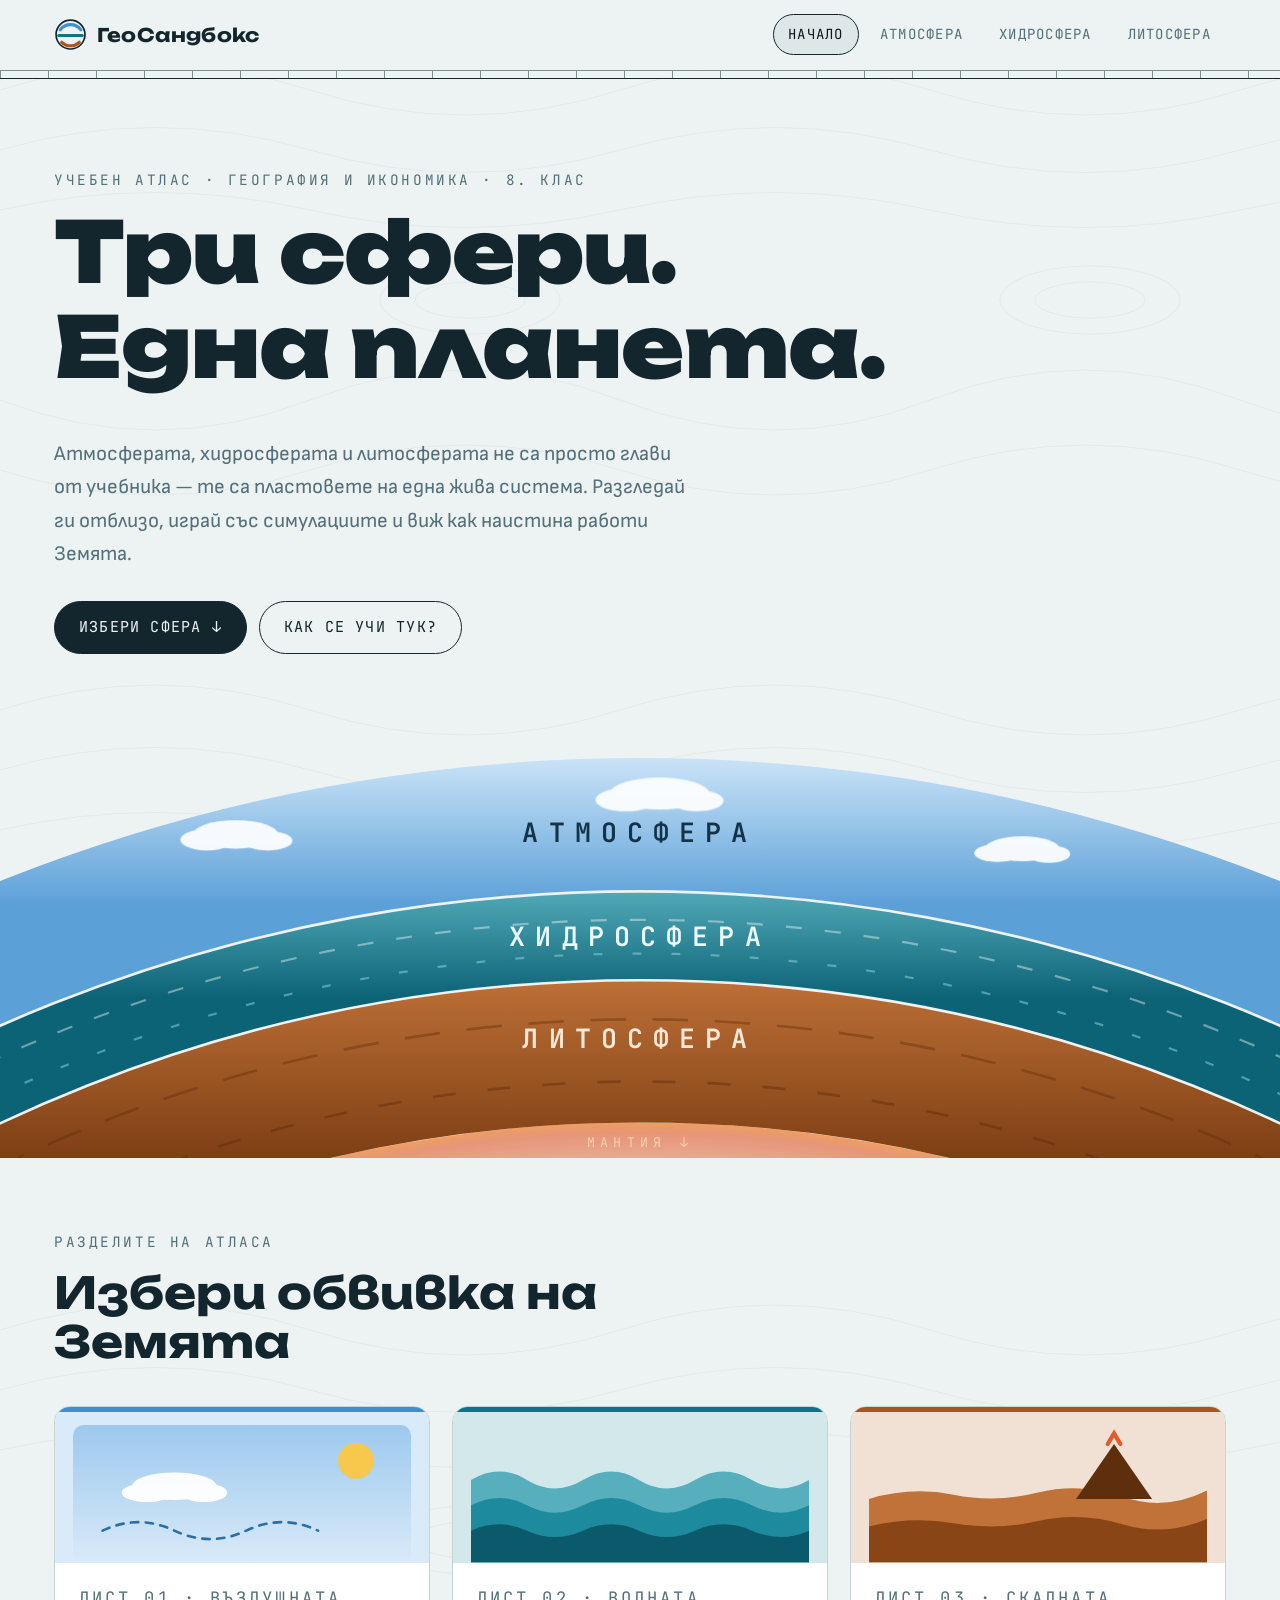
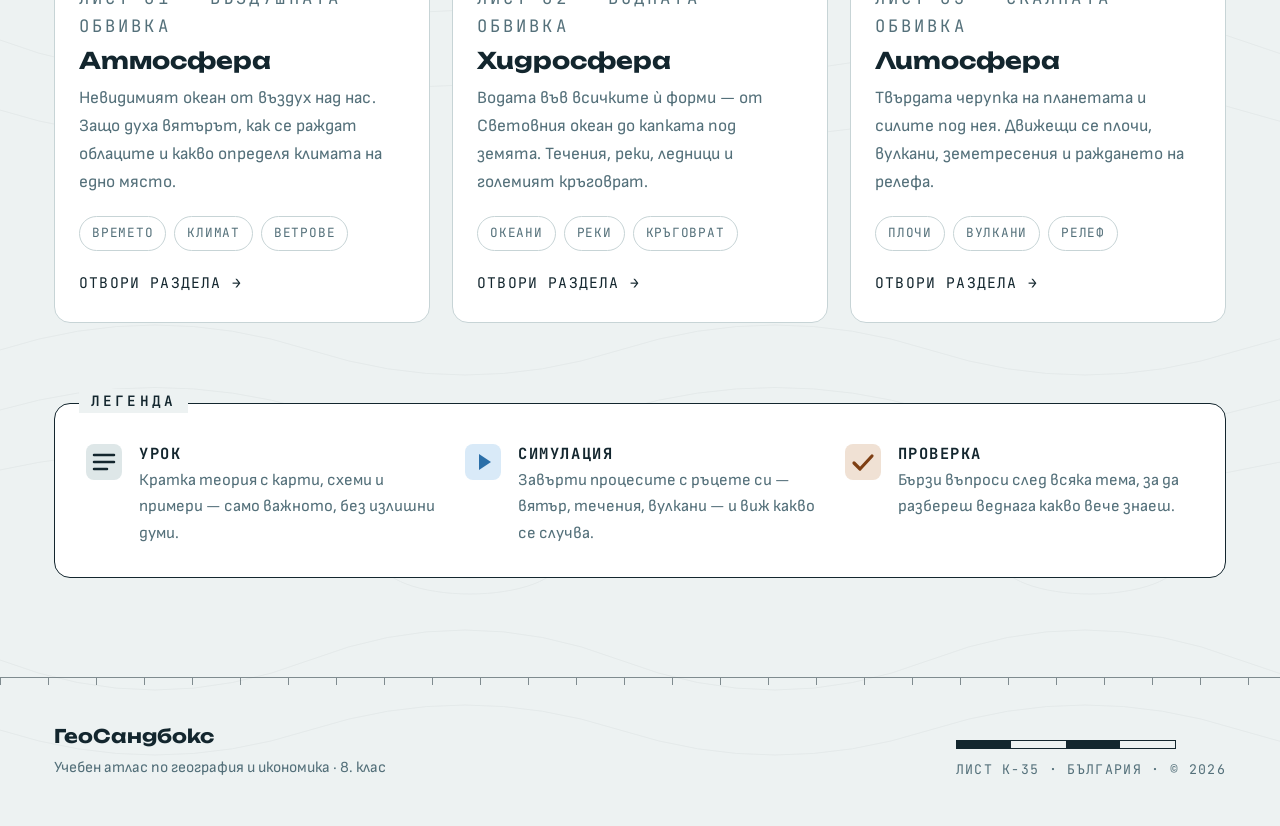
<file: index.html>
<!doctype html>
<html lang="bg">

  <head>
    <meta charset="utf-8">
    <meta name="viewport" content="width=device-width, initial-scale=1">
    <title>ГеоСандбокс · География за 8. клас</title>
    <link rel="preconnect" href="https://fonts.googleapis.com">
    <link rel="preconnect" href="https://fonts.gstatic.com" crossorigin>
    <link href="https://fonts.googleapis.com/css2?family=Unbounded:wght@500;700;900&family=Sofia+Sans:ital,wght@0,400;0,500;0,700;1,400&family=JetBrains+Mono:wght@400;600&display=swap" rel="stylesheet">
    <link rel="stylesheet" href="styles.css">
  </head>

  <body data-view="home">

    <header class="topbar">
      <div class="wrap topbar-inner">
        <a class="brand" href="index.html">
          <svg viewBox="0 0 32 32" fill="none" stroke-linecap="round" aria-hidden="true">
            <circle cx="16" cy="16" r="14" stroke="#13262E" stroke-width="1.6" />
            <path d="M6 11.5a12.4 12.4 0 0 1 20 0" stroke="#3E8FD0" stroke-width="3" />
            <path d="M4.6 17h22.8" stroke="#0D7387" stroke-width="3" />
            <path d="M7.5 23.5a12.4 12.4 0 0 0 17 0" stroke="#A8551E" stroke-width="3" />
          </svg>
          ГеоСандбокс
        </a>
        <nav class="nav" aria-label="Основна навигация">
          <a href="index.html" class="on" aria-current="page">Начало</a>
          <a href="atmosfera.html">Атмосфера</a>
          <a href="hidrosfera.html">Хидросфера</a>
          <a href="litosfera.html">Литосфера</a>
        </nav>
      </div>
      <div class="ticks" aria-hidden="true"></div>
    </header>

    <main>
      <section class="page">
        <div class="hero">
          <div class="hero-inner wrap">
            <p class="eyebrow">Учебен атлас · География и икономика · 8. клас</p>
            <h1>Три сфери.<br>Една планета.</h1>
            <p class="lead">Атмосферата, хидросферата и литосферата не са просто глави от учебника —
              те са пластовете на една жива система. Разгледай ги отблизо, играй със симулациите
              и виж как наистина работи Земята.</p>
            <div class="cta-row">
              <a class="btn" href="#razdeli">Избери сфера ↓</a>
              <a class="btn ghost" href="#legenda">Как се учи тук?</a>
            </div>
          </div>

          <figure class="hero-art">
            <svg viewBox="0 0 1440 560" preserveAspectRatio="xMidYMax slice" role="group" aria-label="Разрез на Земята: атмосфера, хидросфера и литосфера. Избери пласт.">
              <defs>
                <linearGradient id="gSky" gradientUnits="userSpaceOnUse" x1="0" y1="95" x2="0" y2="275">
                  <stop offset="0" stop-color="#D4E9FA" />
                  <stop offset="1" stop-color="#5CA0D8" />
                </linearGradient>
                <linearGradient id="gSea" gradientUnits="userSpaceOnUse" x1="0" y1="250" x2="0" y2="380">
                  <stop offset="0" stop-color="#57AEBC" />
                  <stop offset="1" stop-color="#0C6376" />
                </linearGradient>
                <linearGradient id="gRock" gradientUnits="userSpaceOnUse" x1="0" y1="350" x2="0" y2="560">
                  <stop offset="0" stop-color="#C07238" />
                  <stop offset="1" stop-color="#7E3F14" />
                </linearGradient>
                <radialGradient id="gMan" gradientUnits="userSpaceOnUse" cx="720" cy="2050" r="1540">
                  <stop offset=".90" stop-color="#E2592A" stop-opacity="0" />
                  <stop offset=".985" stop-color="#E2592A" stop-opacity=".6" />
                  <stop offset="1" stop-color="#F7A842" stop-opacity=".9" />
                </radialGradient>
              </defs>

              <circle class="mantle-glow" cx="720" cy="2050" r="1530" fill="url(#gMan)" />
              <text x="720" y="548" text-anchor="middle" fill="#FFD9A8" opacity=".85" font-family="'JetBrains Mono',monospace" font-size="15" letter-spacing="6">МАНТИЯ ↓</text>

              <a class="band" href="litosfera.html">
                <title>Литосфера — скалната обвивка</title>
                <circle cx="720" cy="2050" r="1610" fill="none" stroke="url(#gRock)" stroke-width="160" />
                <circle cx="720" cy="2050" r="1576" fill="none" stroke="#5F2E0C" stroke-width="3" stroke-dasharray="26 36" opacity=".45" />
                <circle cx="720" cy="2050" r="1646" fill="none" stroke="#5F2E0C" stroke-width="3" stroke-dasharray="40 30" opacity=".4" />
                <text class="band-label" x="720" y="436" fill="#FFE9D8">ЛИТОСФЕРА</text>
                <text class="band-hint" x="720" y="468" fill="#FFE9D8">отвори раздела →</text>
              </a>

              <a class="band" href="hidrosfera.html">
                <title>Хидросфера — водната обвивка</title>
                <circle cx="720" cy="2050" r="1740" fill="none" stroke="url(#gSea)" stroke-width="100" />
                <circle class="waves" cx="720" cy="2050" r="1758" fill="none" stroke="#FFFFFF" stroke-width="2.5" stroke-dasharray="18 26" opacity=".4" />
                <circle class="waves w2" cx="720" cy="2050" r="1720" fill="none" stroke="#9FE0EA" stroke-width="2.5" stroke-dasharray="10 34" opacity=".45" />
                <text class="band-label" x="720" y="322" fill="#EAFBFF">ХИДРОСФЕРА</text>
                <text class="band-hint" x="720" y="350" fill="#EAFBFF">отвори раздела →</text>
              </a>

              <a class="band" href="atmosfera.html">
                <title>Атмосфера — въздушната обвивка</title>
                <circle cx="720" cy="2050" r="1865" fill="none" stroke="url(#gSky)" stroke-width="150" />
                <g fill="#FFFFFF" opacity=".92">
                  <g class="cloud" transform="translate(265 196)">
                    <ellipse rx="48" ry="16" />
                    <ellipse cx="-32" cy="6" rx="30" ry="12" />
                    <ellipse cx="36" cy="7" rx="28" ry="11" />
                  </g>
                  <g class="cloud c2" transform="translate(742 150)">
                    <ellipse rx="56" ry="18" />
                    <ellipse cx="-38" cy="7" rx="34" ry="13" />
                    <ellipse cx="42" cy="8" rx="30" ry="12" />
                  </g>
                  <g class="cloud c3" transform="translate(1150 212)">
                    <ellipse rx="42" ry="14" />
                    <ellipse cx="-28" cy="5" rx="26" ry="10" />
                    <ellipse cx="30" cy="6" rx="24" ry="10" />
                  </g>
                </g>
                <text class="band-label" x="720" y="205" fill="#123349">АТМОСФЕРА</text>
                <text class="band-hint" x="720" y="234" fill="#123349">отвори раздела →</text>
              </a>

              <circle cx="720" cy="2050" r="1790" fill="none" stroke="#EDF2F2" stroke-width="3" />
              <circle cx="720" cy="2050" r="1690" fill="none" stroke="#EDF2F2" stroke-width="3" />
            </svg>
          </figure>
        </div>

        <div class="section wrap" id="razdeli">
          <div class="bhead">
            <p class="eyebrow">Разделите на атласа</p>
            <h2>Избери обвивка на Земята</h2>
          </div>
          <div class="cards">

            <a class="card card-atm" href="atmosfera.html">
              <div class="card-art">
                <svg viewBox="0 0 320 130" aria-hidden="true">
                  <defs>
                    <linearGradient id="cA" x1="0" y1="0" x2="0" y2="1">
                      <stop offset="0" stop-color="#9CC9EE" />
                      <stop offset="1" stop-color="#D9EAF8" />
                    </linearGradient>
                  </defs>
                  <rect width="320" height="130" rx="10" fill="url(#cA)" />
                  <circle cx="268" cy="34" r="17" fill="#F7C84B" />
                  <g fill="#FFFFFF" opacity=".95">
                    <ellipse cx="96" cy="58" rx="40" ry="13" />
                    <ellipse cx="70" cy="64" rx="24" ry="9" />
                    <ellipse cx="124" cy="64" rx="22" ry="9" />
                  </g>
                  <path d="M28 100q34-16 68 0t68 0t68 0" fill="none" stroke="#2B6FA8" stroke-width="2.5" stroke-dasharray="7 7" stroke-linecap="round" />
                </svg>
              </div>
              <div class="card-body">
                <p class="eyebrow">Лист 01 · Въздушната обвивка</p>
                <h3>Атмосфера</h3>
                <p>Невидимият океан от въздух над нас. Защо духа вятърът, как се раждат облаците
                  и какво определя климата на едно място.</p>
                <p class="chiprow"><span class="chip">времето</span><span class="chip">климат</span><span class="chip">ветрове</span></p>
                <span class="card-go">Отвори раздела →</span>
              </div>
            </a>

            <a class="card card-hyd" href="hidrosfera.html">
              <div class="card-art">
                <svg viewBox="0 0 320 130" aria-hidden="true">
                  <rect width="320" height="130" rx="10" fill="#D2E8EB" />
                  <path d="M0 52q27-16 53 0t53 0t53 0t53 0t54 0t54 0V130H0Z" fill="#57AEBC" />
                  <path d="M0 76q27-14 53 0t53 0t53 0t53 0t54 0t54 0V130H0Z" fill="#1E8A9E" />
                  <path d="M0 100q27-12 53 0t53 0t53 0t53 0t54 0t54 0V130H0Z" fill="#0A5A6B" />
                </svg>
              </div>
              <div class="card-body">
                <p class="eyebrow">Лист 02 · Водната обвивка</p>
                <h3>Хидросфера</h3>
                <p>Водата във всичките ѝ форми — от Световния океан до капката под земята.
                  Течения, реки, ледници и големият кръговрат.</p>
                <p class="chiprow"><span class="chip">океани</span><span class="chip">реки</span><span class="chip">кръговрат</span></p>
                <span class="card-go">Отвори раздела →</span>
              </div>
            </a>

            <a class="card card-lit" href="litosfera.html">
              <div class="card-art">
                <svg viewBox="0 0 320 130" aria-hidden="true">
                  <rect width="320" height="130" rx="10" fill="#F0E1D4" />
                  <path d="M0 70q40-12 80-4t80-2t80 4t80-6V130H0Z" fill="#C07238" />
                  <path d="M0 96q40-10 80-3t80-2t80 3t80-5V130H0Z" fill="#8A4517" />
                  <path d="M196 70 L232 18 L268 70 Z" fill="#5F2E0C" />
                  <path d="M226 18 L232 8 L238 18" fill="none" stroke="#E2592A" stroke-width="4" stroke-linecap="round" />
                </svg>
              </div>
              <div class="card-body">
                <p class="eyebrow">Лист 03 · Скалната обвивка</p>
                <h3>Литосфера</h3>
                <p>Твърдата черупка на планетата и силите под нея. Движещи се плочи, вулкани,
                  земетресения и раждането на релефа.</p>
                <p class="chiprow"><span class="chip">плочи</span><span class="chip">вулкани</span><span class="chip">релеф</span></p>
                <span class="card-go">Отвори раздела →</span>
              </div>
            </a>

          </div>
        </div>

        <div class="section wrap" id="legenda" style="padding-top:8px">
          <div class="legend">
            <p class="legend-title">Легенда</p>
            <div class="legend-grid">
              <div class="lg-item">
                <svg viewBox="0 0 42 42" aria-hidden="true">
                  <rect x="3" y="3" width="36" height="36" rx="8" fill="#DEE7E8" />
                  <path d="M11 14h20M11 21h20M11 28h13" stroke="#13262E" stroke-width="2.5" stroke-linecap="round" />
                </svg>
                <div>
                  <h4>Урок</h4>
                  <p>Кратка теория с карти, схеми и примери — само важното, без излишни думи.</p>
                </div>
              </div>
              <div class="lg-item">
                <svg viewBox="0 0 42 42" aria-hidden="true">
                  <rect x="3" y="3" width="36" height="36" rx="8" fill="#D9EAF8" />
                  <path d="M17 13l12 8-12 8Z" fill="#2B6FA8" />
                </svg>
                <div>
                  <h4>Симулация</h4>
                  <p>Завърти процесите с ръцете си — вятър, течения, вулкани — и виж какво се случва.</p>
                </div>
              </div>
              <div class="lg-item">
                <svg viewBox="0 0 42 42" aria-hidden="true">
                  <rect x="3" y="3" width="36" height="36" rx="8" fill="#F0E1D4" />
                  <path d="M12 22l6 6 12-13" fill="none" stroke="#7E3F14" stroke-width="3.2" stroke-linecap="round" stroke-linejoin="round" />
                </svg>
                <div>
                  <h4>Проверка</h4>
                  <p>Бързи въпроси след всяка тема, за да разбереш веднага какво вече знаеш.</p>
                </div>
              </div>
            </div>
          </div>
        </div>
      </section>
    </main>

    <footer class="footer">
      <div class="ticks" aria-hidden="true"></div>
      <div class="wrap footer-grid">
        <div>
          <p class="fbrand">ГеоСандбокс</p>
          <p class="fnote">Учебен атлас по география и икономика · 8. клас</p>
        </div>
        <div>
          <div class="scalebar" aria-hidden="true"><span></span><span></span><span></span><span></span></div>
          <p class="fnote mono">лист K-35 · България · © 2026</p>
        </div>
      </div>
    </footer>

  </body>

</html>
</file>
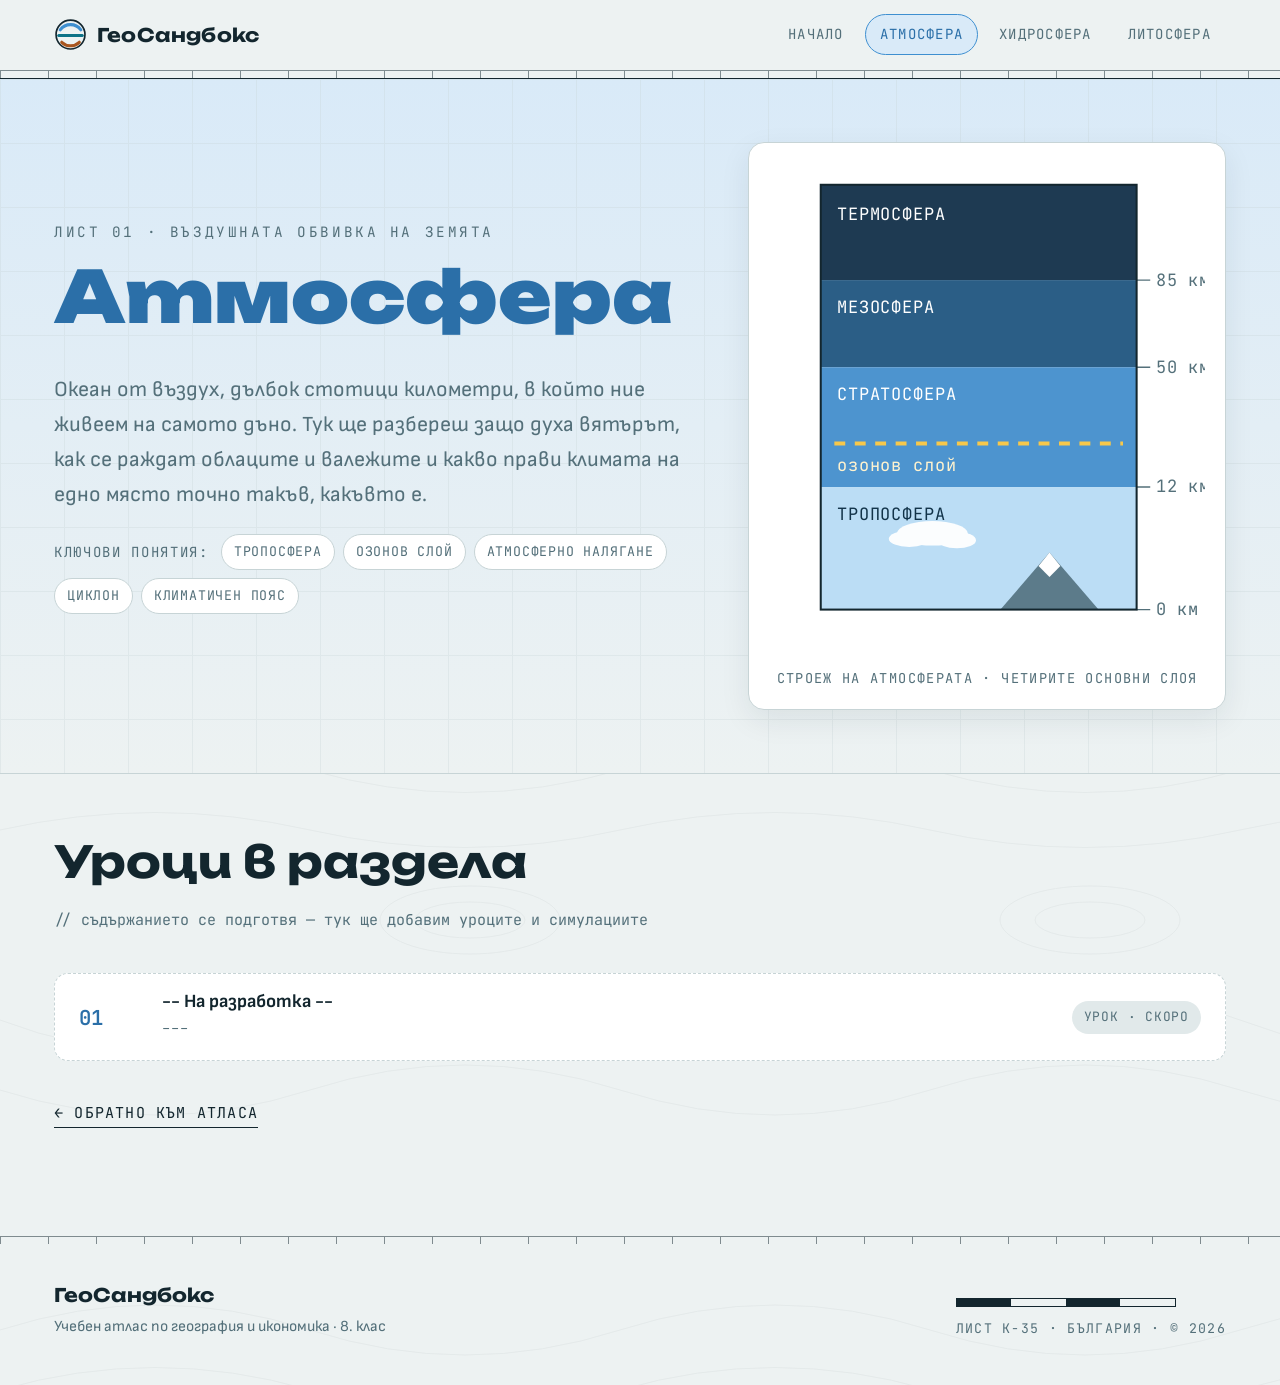
<file: atmosfera.html>
<!doctype html>
<html lang="bg">

  <head>
    <meta charset="utf-8">
    <meta name="viewport" content="width=device-width, initial-scale=1">
    <title>Атмосфера · ГеоСандбокс</title>
    <link rel="preconnect" href="https://fonts.googleapis.com">
    <link rel="preconnect" href="https://fonts.gstatic.com" crossorigin>
    <link href="https://fonts.googleapis.com/css2?family=Unbounded:wght@500;700;900&family=Sofia+Sans:ital,wght@0,400;0,500;0,700;1,400&family=JetBrains+Mono:wght@400;600&display=swap" rel="stylesheet">
    <link rel="stylesheet" href="styles.css">
  </head>

  <body data-view="atmosfera">

    <header class="topbar">
      <div class="wrap topbar-inner">
        <a class="brand" href="index.html">
          <svg viewBox="0 0 32 32" fill="none" stroke-linecap="round" aria-hidden="true">
            <circle cx="16" cy="16" r="14" stroke="#13262E" stroke-width="1.6" />
            <path d="M6 11.5a12.4 12.4 0 0 1 20 0" stroke="#3E8FD0" stroke-width="3" />
            <path d="M4.6 17h22.8" stroke="#0D7387" stroke-width="3" />
            <path d="M7.5 23.5a12.4 12.4 0 0 0 17 0" stroke="#A8551E" stroke-width="3" />
          </svg>
          ГеоСандбокс
        </a>
        <nav class="nav" aria-label="Основна навигация">
          <a href="index.html">Начало</a>
          <a href="atmosfera.html" class="on" aria-current="page">Атмосфера</a>
          <a href="hidrosfera.html">Хидросфера</a>
          <a href="litosfera.html">Литосфера</a>
        </nav>
      </div>
      <div class="ticks" aria-hidden="true"></div>
    </header>

    <main>
      <section class="page">
        <div class="phero">
          <div class="wrap phero-grid">
            <div>
              <p class="eyebrow">Лист 01 · Въздушната обвивка на Земята</p>
              <h1 class="ptitle">Атмосфера</h1>
              <p class="lead">Океан от въздух, дълбок стотици километри, в който ние живеем на самото
                дъно. Тук ще разбереш защо духа вятърът, как се раждат облаците и валежите и какво прави
                климата на едно място точно такъв, какъвто е.</p>
              <p class="pchips"><span class="lbl">Ключови понятия:</span>
                <span class="chip">тропосфера</span><span class="chip">озонов слой</span>
                <span class="chip">атмосферно налягане</span><span class="chip">циклон</span>
                <span class="chip">климатичен пояс</span>
              </p>
            </div>
            <figure class="pdiagram">
              <svg viewBox="0 0 320 360" role="img" aria-label="Схема на слоевете на атмосферата">
                <rect x="38" y="16" width="232" height="70" fill="#1E3A52" />
                <rect x="38" y="86" width="232" height="64" fill="#2B5E86" />
                <rect x="38" y="150" width="232" height="88" fill="#4D94CF" />
                <rect x="38" y="238" width="232" height="90" fill="#BBDDF5" />
                <text class="dlabel" x="50" y="42" fill="#fff">ТЕРМОСФЕРА</text>
                <text class="dlabel" x="50" y="110" fill="#fff">МЕЗОСФЕРА</text>
                <text class="dlabel" x="50" y="174" fill="#fff">СТРАТОСФЕРА</text>
                <text class="dlabel" x="50" y="262" fill="#123349">ТРОПОСФЕРА</text>
                <path d="M48 206h212" stroke="#F7C84B" stroke-width="3" stroke-dasharray="8 7" />
                <text class="dlabel" x="50" y="226" fill="#FFF3CF" font-size="11.5">озонов слой</text>
                <g fill="#FFFFFF" opacity=".95">
                  <ellipse cx="120" cy="272" rx="26" ry="9" />
                  <ellipse cx="103" cy="276" rx="15" ry="6" />
                  <ellipse cx="138" cy="277" rx="14" ry="6" />
                </g>
                <path d="M170 328 L206 286 L242 328 Z" fill="#5C7B8A" />
                <path d="M198 296 L206 286 L214 296 L206 304 Z" fill="#fff" />
                <g stroke="#54707A" stroke-width="1">
                  <path d="M270 86h10M270 150h10M270 238h10M270 328h10" />
                </g>
                <text class="dlabel" x="284" y="90" fill="#54707A" font-size="11.5">85 км</text>
                <text class="dlabel" x="284" y="154" fill="#54707A" font-size="11.5">50 км</text>
                <text class="dlabel" x="284" y="242" fill="#54707A" font-size="11.5">12 км</text>
                <text class="dlabel" x="284" y="332" fill="#54707A" font-size="11.5">0 км</text>
                <rect x="38" y="16" width="232" height="312" fill="none" stroke="#13262E" stroke-width="1.5" />
              </svg>
              <figcaption>Строеж на атмосферата · четирите основни слоя</figcaption>
            </figure>
          </div>
        </div>

        <div class="wrap lessons-block">
          <div class="bhead">
            <h2>Уроци в раздела</h2>
            <p class="bnote">// съдържанието се подготвя — тук ще добавим уроците и симулациите</p>
          </div>
          <ol class="lessons">
            <li class="lesson"><span class="lnum">01</span>
              <div>
                <h4>-- На разработка --</h4>
                <p>---</p>
              </div>
              <div class="ltags"><span class="tag">Урок · скоро</span></div>
            </li>
          </ol>
          <a class="back" href="index.html">← Обратно към атласа</a>
        </div>
      </section>
    </main>

    <footer class="footer">
      <div class="ticks" aria-hidden="true"></div>
      <div class="wrap footer-grid">
        <div>
          <p class="fbrand">ГеоСандбокс</p>
          <p class="fnote">Учебен атлас по география и икономика · 8. клас</p>
        </div>
        <div>
          <div class="scalebar" aria-hidden="true"><span></span><span></span><span></span><span></span></div>
          <p class="fnote mono">лист K-35 · България · © 2026</p>
        </div>
      </div>
    </footer>

  </body>

</html>
</file>
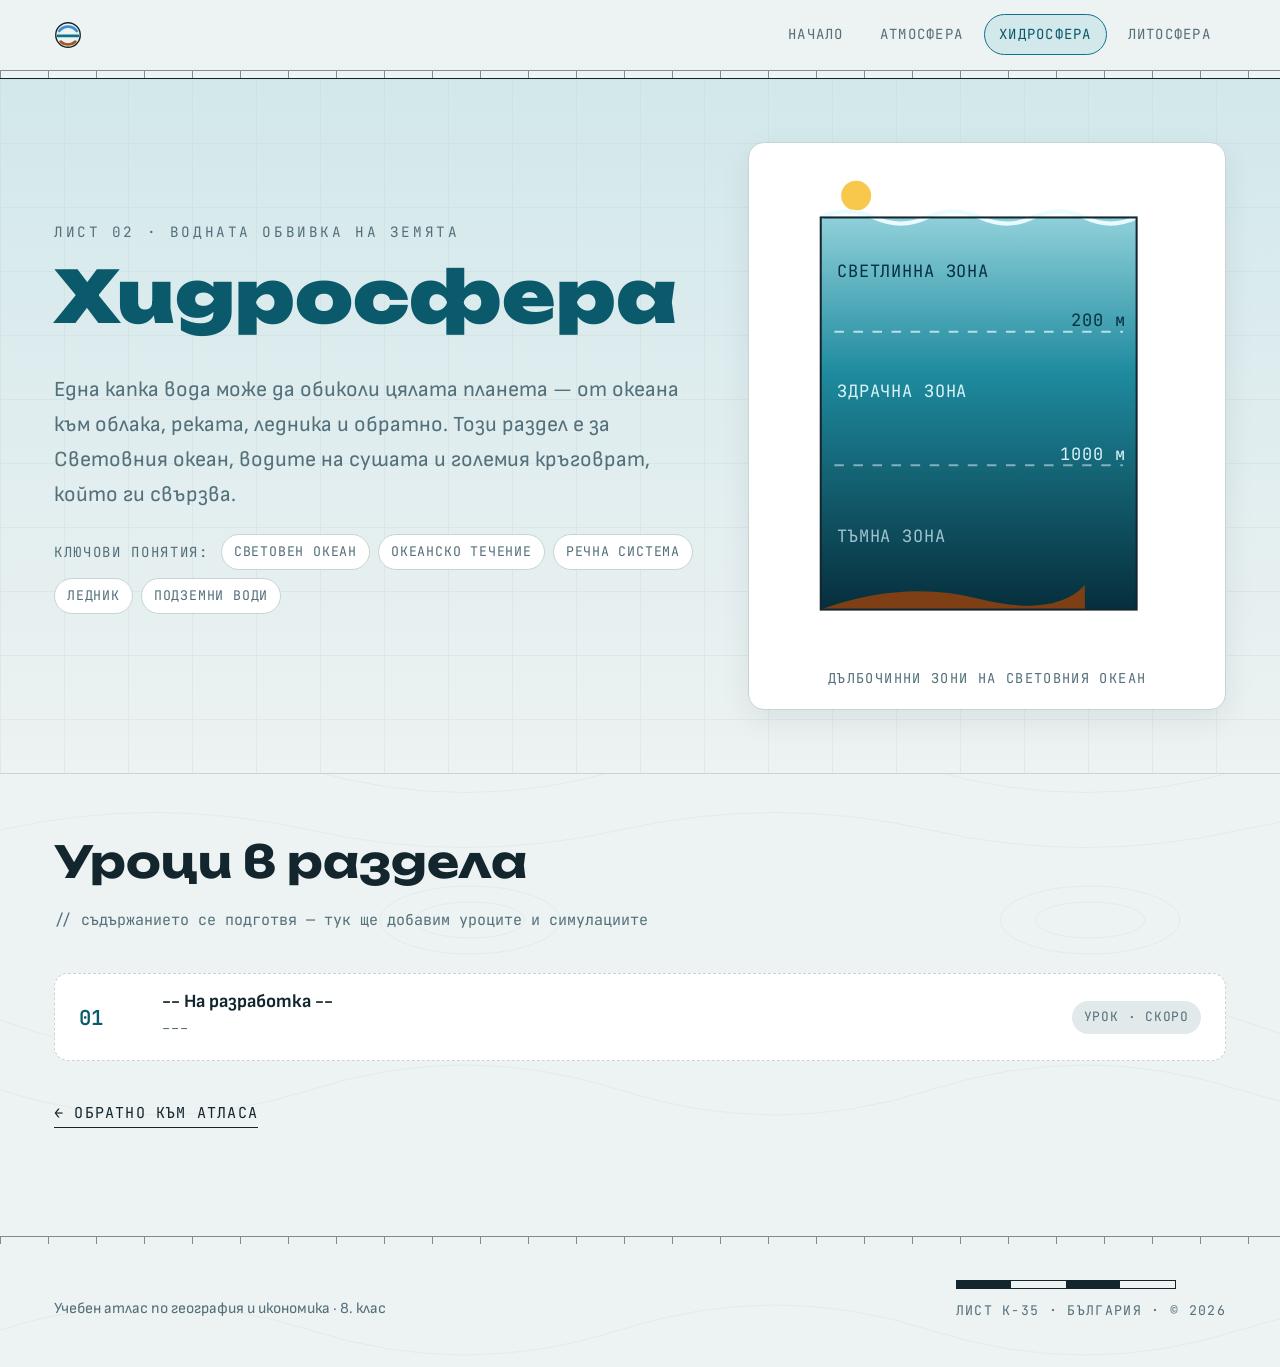
<file: hidrosfera.html>
<!doctype html>
<html lang="bg">

  <head>
    <meta charset="utf-8">
    <meta name="viewport" content="width=device-width, initial-scale=1">
    <title>Хидросфера · </title>
    <link rel="preconnect" href="https://fonts.googleapis.com">
    <link rel="preconnect" href="https://fonts.gstatic.com" crossorigin>
    <link href="https://fonts.googleapis.com/css2?family=Unbounded:wght@500;700;900&family=Sofia+Sans:ital,wght@0,400;0,500;0,700;1,400&family=JetBrains+Mono:wght@400;600&display=swap" rel="stylesheet">
    <link rel="stylesheet" href="styles.css">
  </head>

  <body data-view="hidrosfera">

    <header class="topbar">
      <div class="wrap topbar-inner">
        <a class="brand" href="index.html">
          <svg viewBox="0 0 32 32" fill="none" stroke-linecap="round" aria-hidden="true">
            <circle cx="16" cy="16" r="14" stroke="#13262E" stroke-width="1.6" />
            <path d="M6 11.5a12.4 12.4 0 0 1 20 0" stroke="#3E8FD0" stroke-width="3" />
            <path d="M4.6 17h22.8" stroke="#0D7387" stroke-width="3" />
            <path d="M7.5 23.5a12.4 12.4 0 0 0 17 0" stroke="#A8551E" stroke-width="3" />
          </svg>
          
        </a>
        <nav class="nav" aria-label="Основна навигация">
          <a href="index.html">Начало</a>
          <a href="atmosfera.html">Атмосфера</a>
          <a href="hidrosfera.html" class="on" aria-current="page">Хидросфера</a>
          <a href="litosfera.html">Литосфера</a>
        </nav>
      </div>
      <div class="ticks" aria-hidden="true"></div>
    </header>

    <main>
      <section class="page">
        <div class="phero">
          <div class="wrap phero-grid">
            <div>
              <p class="eyebrow">Лист 02 · Водната обвивка на Земята</p>
              <h1 class="ptitle">Хидросфера</h1>
              <p class="lead">Една капка вода може да обиколи цялата планета — от океана към облака,
                реката, ледника и обратно. Този раздел е за Световния океан, водите на сушата и големия
                кръговрат, който ги свързва.</p>
              <p class="pchips"><span class="lbl">Ключови понятия:</span>
                <span class="chip">Световен океан</span><span class="chip">океанско течение</span>
                <span class="chip">речна система</span><span class="chip">ледник</span>
                <span class="chip">подземни води</span>
              </p>
            </div>
            <figure class="pdiagram">
              <svg viewBox="0 0 320 360" role="img" aria-label="Схема на дълбочинните зони на океана">
                <defs>
                  <linearGradient id="pH" x1="0" y1="0" x2="0" y2="1">
                    <stop offset="0" stop-color="#8FD0DA" />
                    <stop offset=".4" stop-color="#1E8A9E" />
                    <stop offset="1" stop-color="#062E3C" />
                  </linearGradient>
                </defs>
                <rect x="38" y="40" width="232" height="288" fill="url(#pH)" />
                <circle cx="64" cy="24" r="11" fill="#F7C84B" />
                <path d="M38 40q19-9 39 0t39 0t39 0t39 0t38 0t38 0" fill="none" stroke="#EAFBFF" stroke-width="3" />
                <path d="M48 124h212" stroke="#EAFBFF" stroke-width="1.5" stroke-dasharray="7 7" opacity=".7" />
                <path d="M48 222h212" stroke="#EAFBFF" stroke-width="1.5" stroke-dasharray="7 7" opacity=".5" />
                <text class="dlabel" x="50" y="84" fill="#073142">СВЕТЛИННА ЗОНА</text>
                <text class="dlabel" x="50" y="172" fill="#D9F4F8">ЗДРАЧНА ЗОНА</text>
                <text class="dlabel" x="50" y="278" fill="#9FC4CE">ТЪМНА ЗОНА</text>
                <text class="dlabel" x="222" y="120" fill="#073142" font-size="11.5">200 м</text>
                <text class="dlabel" x="214" y="218" fill="#D9F4F8" font-size="11.5">1000 м</text>
                <path d="M38 328q60-22 116-8t78-10v18H38Z" fill="#7E3F14" />
                <rect x="38" y="40" width="232" height="288" fill="none" stroke="#13262E" stroke-width="1.5" />
              </svg>
              <figcaption>Дълбочинни зони на Световния океан</figcaption>
            </figure>
          </div>
        </div>

        <div class="wrap lessons-block">
          <div class="bhead">
            <h2>Уроци в раздела</h2>
            <p class="bnote">// съдържанието се подготвя — тук ще добавим уроците и симулациите</p>
          </div>
          <ol class="lessons">
            <li class="lesson"><span class="lnum">01</span>
              <div>
                <h4>-- На разработка --</h4>
                <p>---</p>
              </div>
              <div class="ltags"><span class="tag">Урок · скоро</span></div>
            </li>
          </ol>
          <a class="back" href="index.html">← Обратно към атласа</a>
        </div>
      </section>
    </main>

    <footer class="footer">
      <div class="ticks" aria-hidden="true"></div>
      <div class="wrap footer-grid">
        <div>
          <p class="fbrand"></p>
          <p class="fnote">Учебен атлас по география и икономика · 8. клас</p>
        </div>
        <div>
          <div class="scalebar" aria-hidden="true"><span></span><span></span><span></span><span></span></div>
          <p class="fnote mono">лист K-35 · България · © 2026</p>
        </div>
      </div>
    </footer>

  </body>

</html>
</file>
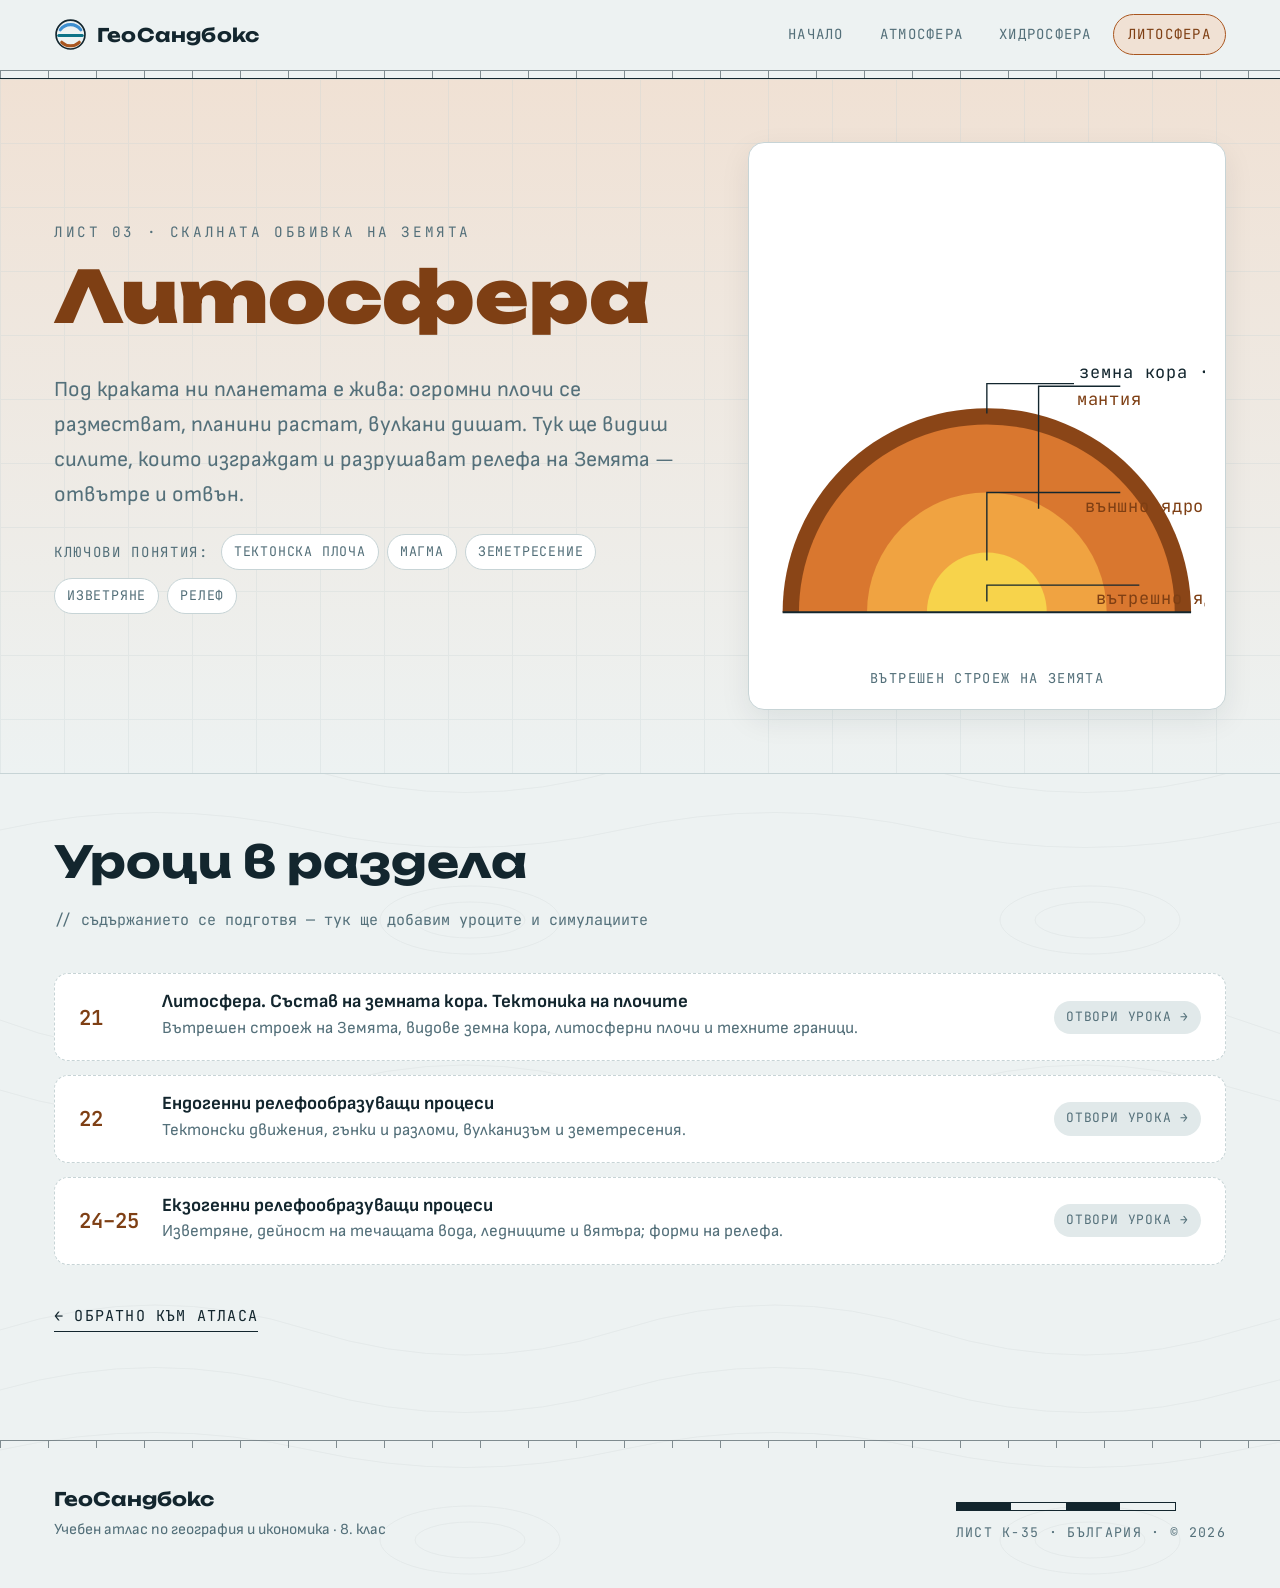
<file: litosfera.html>
<!doctype html>
<html lang="bg">

  <head>
    <meta charset="utf-8">
    <meta name="viewport" content="width=device-width, initial-scale=1">
    <title>Литосфера · ГеоСандбокс</title>
    <link rel="preconnect" href="https://fonts.googleapis.com">
    <link rel="preconnect" href="https://fonts.gstatic.com" crossorigin>
    <link href="https://fonts.googleapis.com/css2?family=Unbounded:wght@500;700;900&family=Sofia+Sans:ital,wght@0,400;0,500;0,700;1,400&family=JetBrains+Mono:wght@400;600&display=swap" rel="stylesheet">
    <link rel="stylesheet" href="styles.css">
  </head>

  <body data-view="litosfera">

    <header class="topbar">
      <div class="wrap topbar-inner">
        <a class="brand" href="index.html">
          <svg viewBox="0 0 32 32" fill="none" stroke-linecap="round" aria-hidden="true">
            <circle cx="16" cy="16" r="14" stroke="#13262E" stroke-width="1.6" />
            <path d="M6 11.5a12.4 12.4 0 0 1 20 0" stroke="#3E8FD0" stroke-width="3" />
            <path d="M4.6 17h22.8" stroke="#0D7387" stroke-width="3" />
            <path d="M7.5 23.5a12.4 12.4 0 0 0 17 0" stroke="#A8551E" stroke-width="3" />
          </svg>
          ГеоСандбокс
        </a>
        <nav class="nav" aria-label="Основна навигация">
          <a href="index.html">Начало</a>
          <a href="atmosfera.html">Атмосфера</a>
          <a href="hidrosfera.html">Хидросфера</a>
          <a href="litosfera.html" class="on" aria-current="page">Литосфера</a>
        </nav>
      </div>
      <div class="ticks" aria-hidden="true"></div>
    </header>

    <main>
      <section class="page">
        <div class="phero">
          <div class="wrap phero-grid">
            <div>
              <p class="eyebrow">Лист 03 · Скалната обвивка на Земята</p>
              <h1 class="ptitle">Литосфера</h1>
              <p class="lead">Под краката ни планетата е жива: огромни плочи се разместват, планини
                растат, вулкани дишат. Тук ще видиш силите, които изграждат и разрушават релефа на
                Земята — отвътре и отвън.</p>
              <p class="pchips"><span class="lbl">Ключови понятия:</span>
                <span class="chip">тектонска плоча</span><span class="chip">магма</span>
                <span class="chip">земетресение</span><span class="chip">изветряне</span>
                <span class="chip">релеф</span>
              </p>
            </div>
            <figure class="pdiagram">
              <svg viewBox="0 0 320 360" role="img" aria-label="Схема на вътрешния строеж на Земята">
                <path d="M10 330a150 150 0 0 1 300 0Z" fill="#8A4517" />
                <path d="M22 330a138 138 0 0 1 276 0Z" fill="#D9772F" />
                <path d="M72 330a88 88 0 0 1 176 0Z" fill="#F0A341" />
                <path d="M116 330a44 44 0 0 1 88 0Z" fill="#F7D34B" />
                <path d="M10 330h300" stroke="#13262E" stroke-width="1.5" />
                <g stroke="#13262E" stroke-width="1" fill="none">
                  <path d="M160 184v-22h64" />
                  <path d="M198 254v-90h60" />
                  <path d="M160 292v-50h98" />
                  <path d="M160 322v-12h112" />
                </g>
                <text class="dlabel" x="228" y="158" fill="#13262E">земна кора · 5–70 км</text>
                <text class="dlabel" x="226" y="178" fill="#7E3F14">мантия</text>
                <text class="dlabel" x="232" y="256" fill="#7E3F14">външно ядро</text>
                <text class="dlabel" x="240" y="324" fill="#7E3F14">вътрешно ядро</text>
              </svg>
              <figcaption>Вътрешен строеж на Земята</figcaption>
            </figure>
          </div>
        </div>

        <div class="wrap lessons-block">
          <div class="bhead">
            <h2>Уроци в раздела</h2>
            <p class="bnote">// съдържанието се подготвя — тук ще добавим уроците и симулациите</p>
          </div>
          <ol class="lessons">
            <li class="lesson"><span class="lnum">21</span>
              <div>
                <h4><a href="lessons/urok-21.html">Литосфера. Състав на земната кора. Тектоника на плочите</a></h4>
                <p>Вътрешен строеж на Земята, видове земна кора, литосферни плочи и техните граници.</p>
              </div>
              <div class="ltags"><a class="tag" href="lessons/urok-21.html">Отвори урока →</a></div>
            </li>
            <li class="lesson"><span class="lnum">22</span>
              <div>
                <h4><a href="lessons/urok-22.html">Ендогенни релефообразуващи процеси</a></h4>
                <p>Тектонски движения, гънки и разломи, вулканизъм и земетресения.</p>
              </div>
              <div class="ltags"><a class="tag" href="lessons/urok-22.html">Отвори урока →</a></div>
            </li>
            <li class="lesson"><span class="lnum">24–25</span>
              <div>
                <h4><a href="lessons/urok-24-25.html">Екзогенни релефообразуващи процеси</a></h4>
                <p>Изветряне, дейност на течащата вода, ледниците и вятъра; форми на релефа.</p>
              </div>
              <div class="ltags"><a class="tag" href="lessons/urok-24-25.html">Отвори урока →</a></div>
            </li>
          </ol>
          <a class="back" href="index.html">← Обратно към атласа</a>
        </div>
      </section>
    </main>

    <footer class="footer">
      <div class="ticks" aria-hidden="true"></div>
      <div class="wrap footer-grid">
        <div>
          <p class="fbrand">ГеоСандбокс</p>
          <p class="fnote">Учебен атлас по география и икономика · 8. клас</p>
        </div>
        <div>
          <div class="scalebar" aria-hidden="true"><span></span><span></span><span></span><span></span></div>
          <p class="fnote mono">лист K-35 · България · © 2026</p>
        </div>
      </div>
    </footer>

  </body>

</html>
</file>
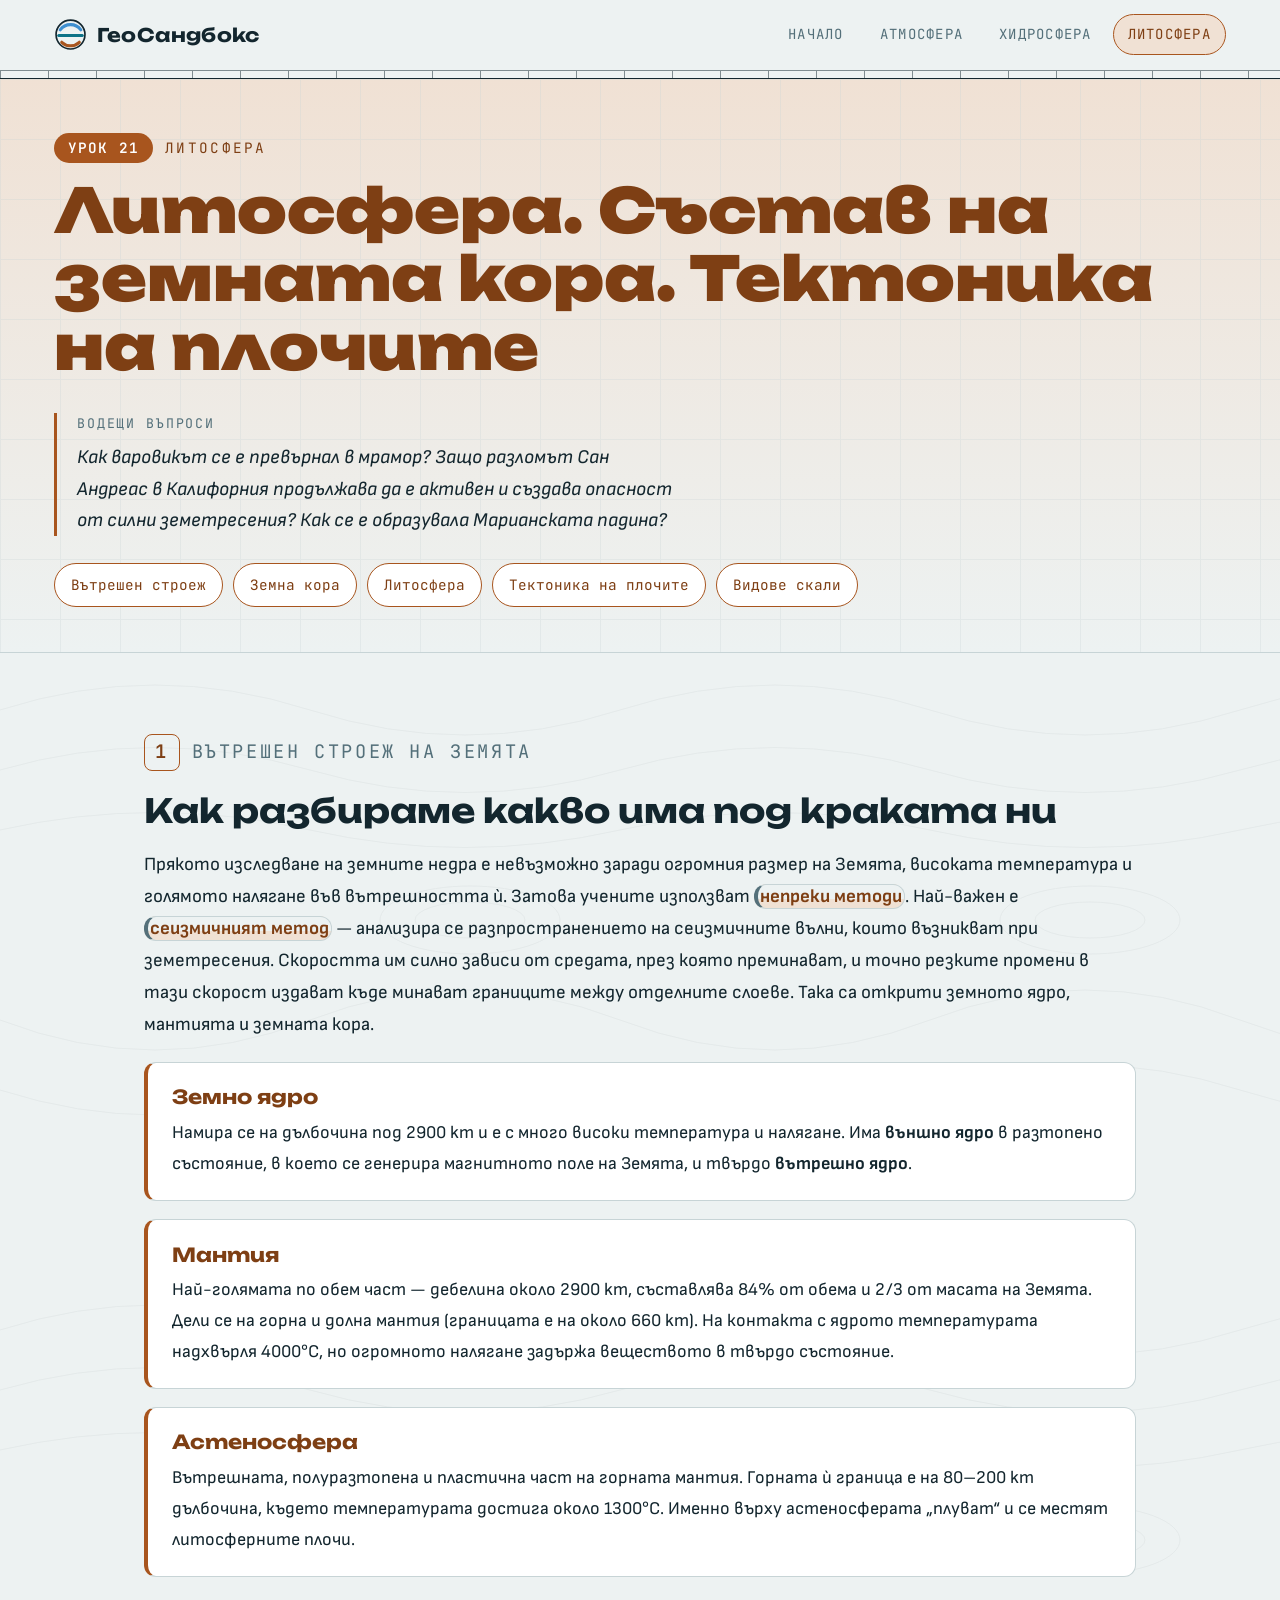
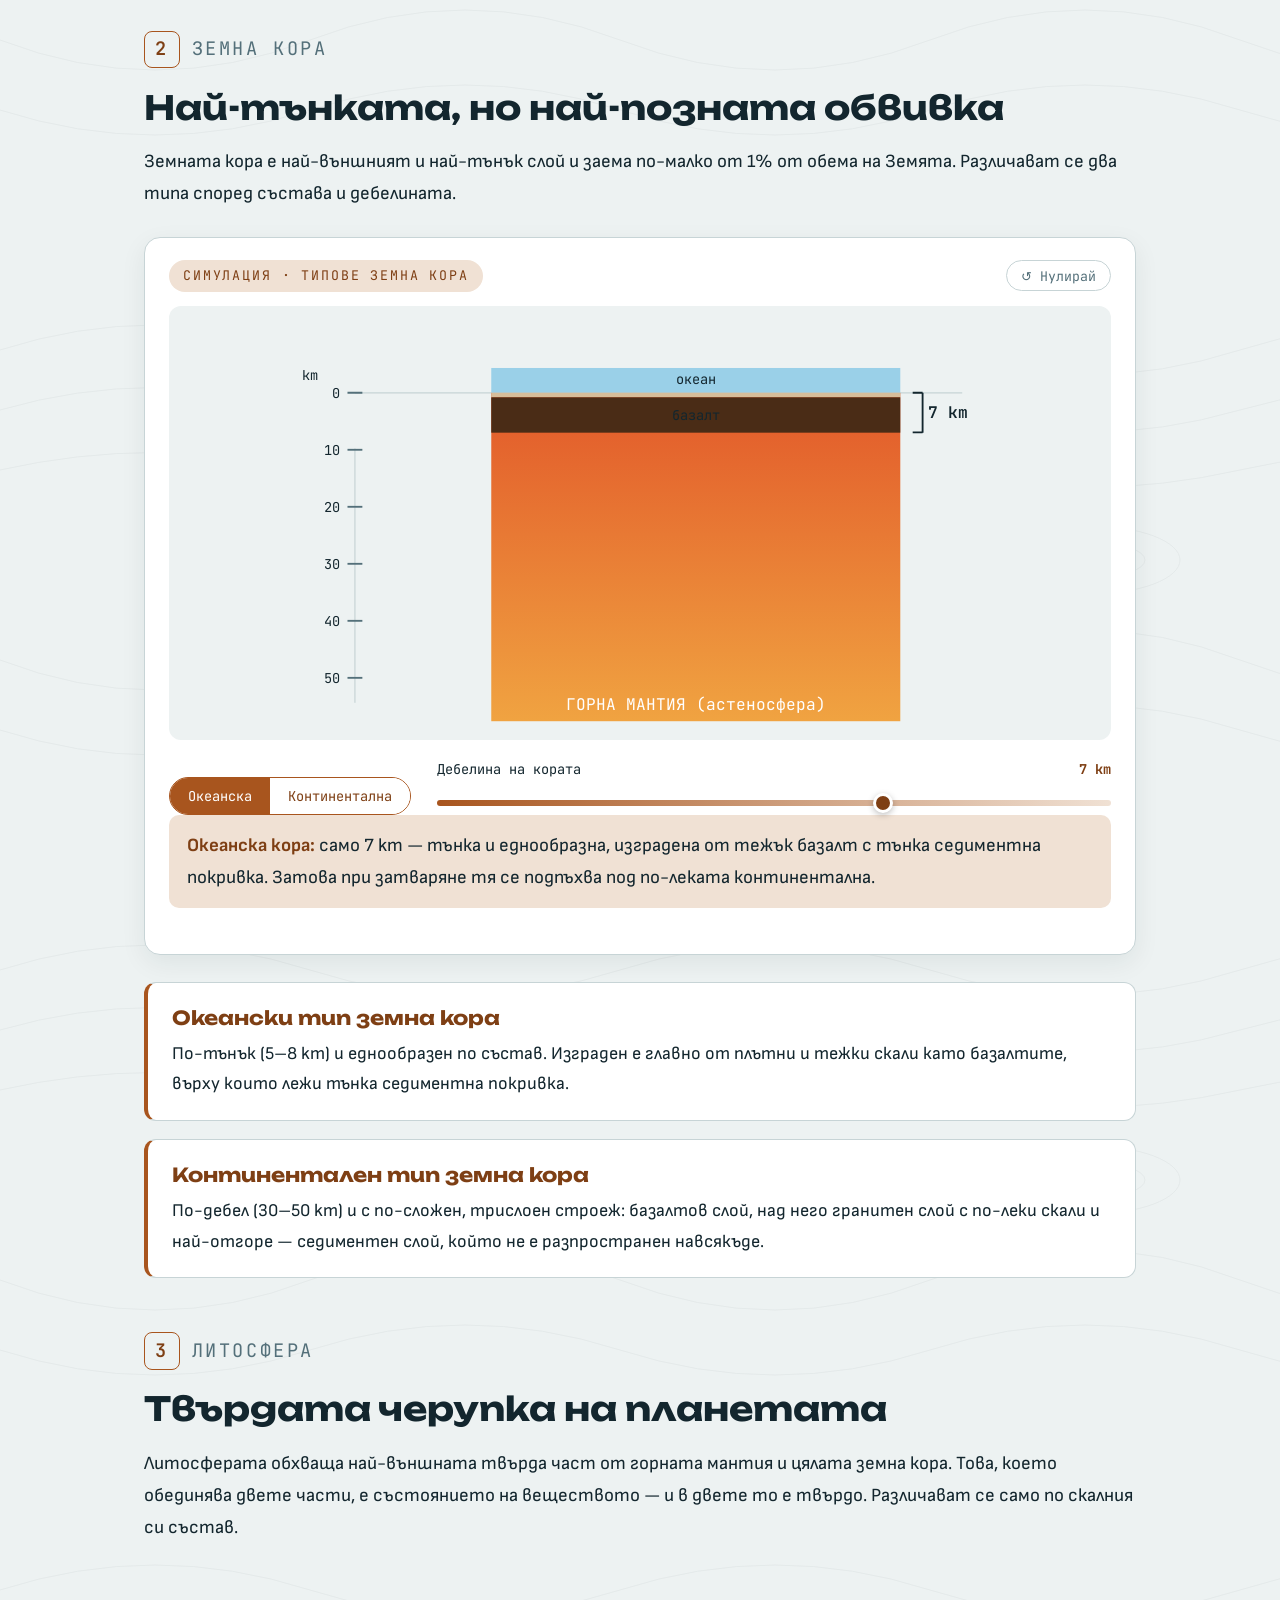
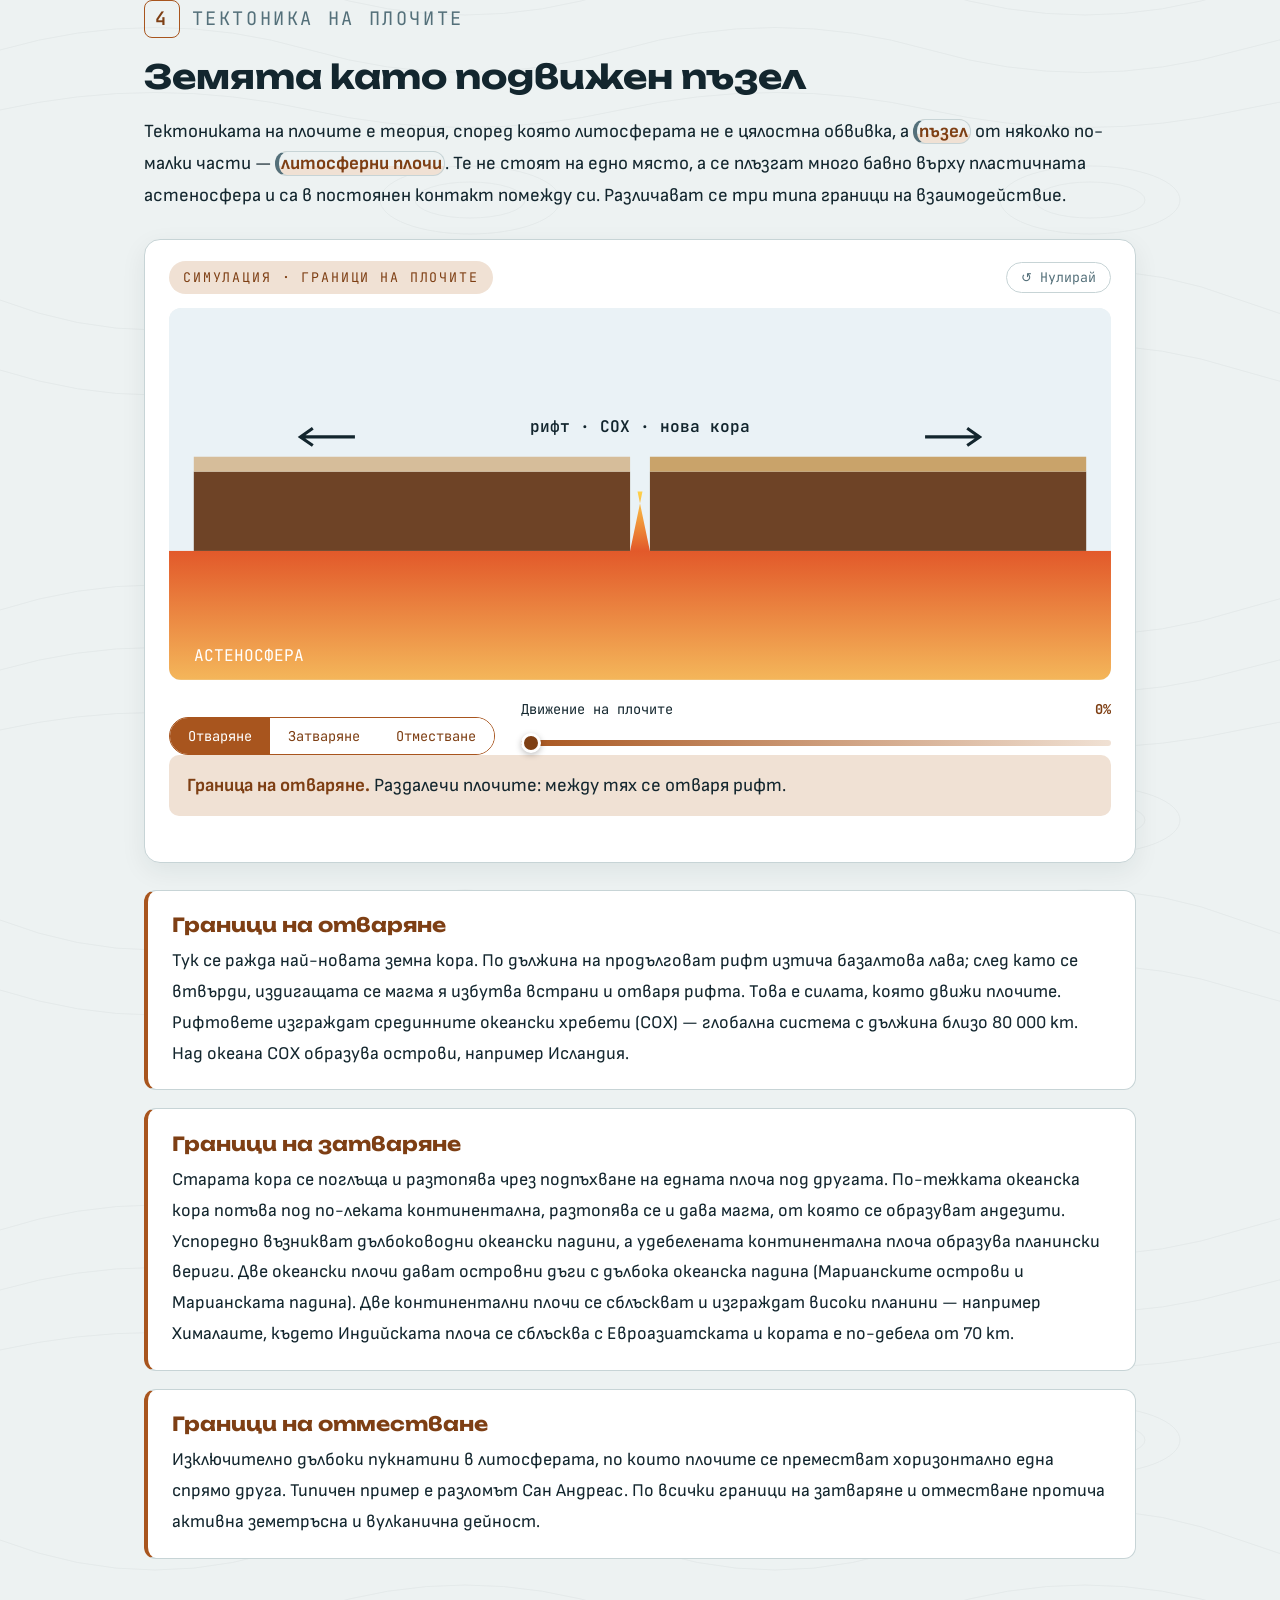
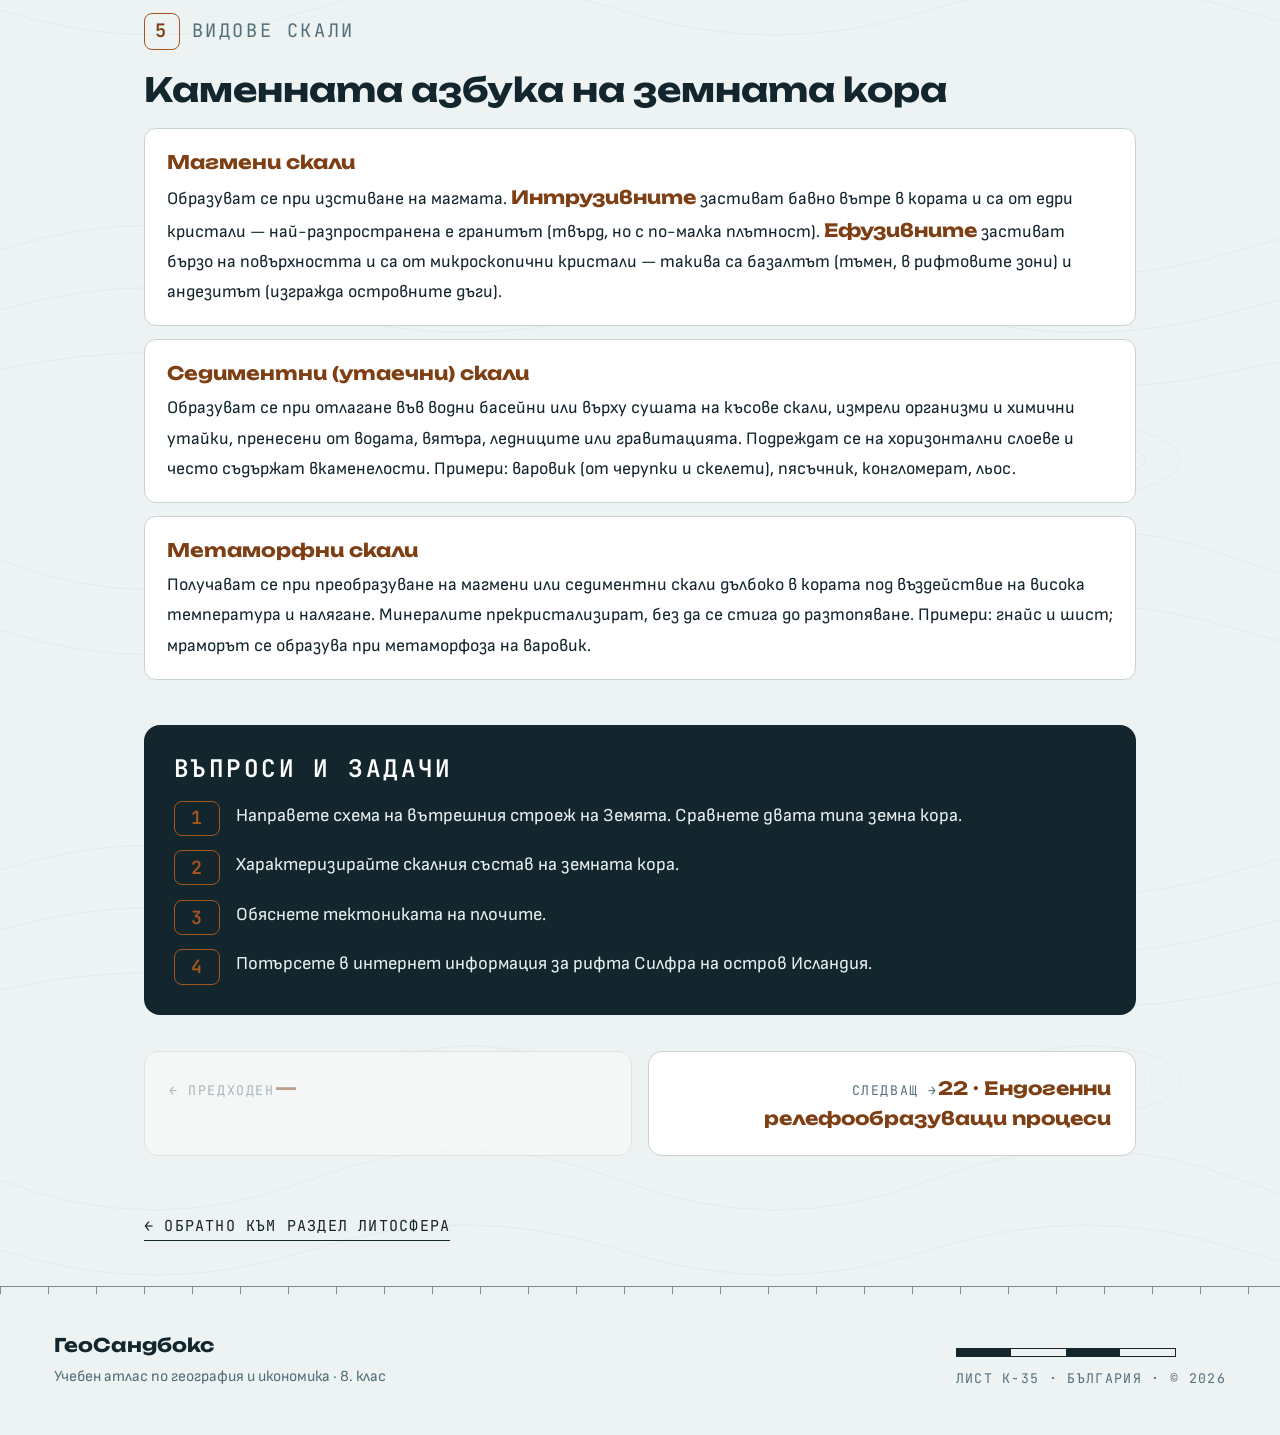
<file: lessons/urok-21.html>
<!doctype html>
<html lang="bg">

  <head>
    <meta charset="utf-8">
    <meta name="viewport" content="width=device-width, initial-scale=1">
    <title>Урок 21 · Литосфера и тектоника на плочите · ГеоСандбокс</title>
    <link rel="preconnect" href="https://fonts.googleapis.com">
    <link rel="preconnect" href="https://fonts.gstatic.com" crossorigin>
    <link href="https://fonts.googleapis.com/css2?family=Unbounded:wght@500;700;900&family=Sofia+Sans:ital,wght@0,400;0,500;0,700;1,400&family=JetBrains+Mono:wght@400;600&display=swap" rel="stylesheet">
    <link rel="stylesheet" href="../styles.css">
    <style>
      .article.wrap {
        max-width: 1040px
      }

      .sim {
        background: #fff;
        border: 1px solid var(--line);
        border-radius: 16px;
        padding: 2.4vh 24px 2.8vh;
        margin: 3vh 0;
        box-shadow: 0 8px 26px rgba(19, 38, 46, .07)
      }

      .sim-bar {
        display: flex;
        align-items: center;
        justify-content: space-between;
        gap: 12px;
        margin-bottom: 1.6vh;
        flex-wrap: wrap
      }

      .sim-tag {
        font-family: var(--mono);
        font-size: clamp(74%, .85vw, 82%);
        text-transform: uppercase;
        letter-spacing: .14em;
        color: var(--accent-deep);
        background: var(--accent-soft);
        padding: .6vh 14px;
        border-radius: 999px
      }

      .sim-reset {
        font-family: var(--mono);
        font-size: clamp(74%, .85vw, 82%);
        color: var(--muted);
        background: none;
        border: 1px solid var(--line);
        border-radius: 999px;
        padding: .6vh 14px;
        cursor: pointer;
        transition: .2s
      }

      .sim-reset:hover {
        border-color: var(--accent);
        color: var(--accent-deep)
      }

      .sim-svg {
        width: 100%;
        height: auto;
        display: block;
        background: var(--paper);
        border-radius: 12px
      }

      .sim-controls {
        display: flex;
        flex-wrap: wrap;
        gap: 18px 26px;
        align-items: end;
        margin-top: 2vh
      }

      .sim-field {
        flex: 1 1 240px;
        min-width: 210px
      }

      .sim-field label {
        display: flex;
        justify-content: space-between;
        gap: 10px;
        font-family: var(--mono);
        font-size: clamp(76%, .86vw, 84%);
        color: var(--ink);
        margin-bottom: .7vh
      }

      .sim-field label b {
        color: var(--accent-deep)
      }

      .sim-range {
        width: 100%;
        -webkit-appearance: none;
        appearance: none;
        height: 6px;
        border-radius: 999px;
        background: linear-gradient(90deg, var(--accent), var(--accent-soft));
        outline: none;
        margin: 0
      }

      .sim-range::-webkit-slider-thumb {
        -webkit-appearance: none;
        width: 20px;
        height: 20px;
        border-radius: 50%;
        background: var(--accent-deep);
        cursor: pointer;
        border: 3px solid #fff;
        box-shadow: 0 2px 6px rgba(0, 0, 0, .25)
      }

      .sim-range::-moz-range-thumb {
        width: 20px;
        height: 20px;
        border-radius: 50%;
        background: var(--accent-deep);
        cursor: pointer;
        border: 3px solid #fff
      }

      .sim-toggle {
        display: inline-flex;
        border: 1px solid var(--accent);
        border-radius: 999px;
        overflow: hidden;
        flex-wrap: wrap
      }

      .sim-toggle button {
        font-family: var(--mono);
        font-size: clamp(76%, .88vw, 86%);
        padding: 1vh 18px;
        background: #fff;
        border: none;
        cursor: pointer;
        color: var(--accent-deep);
        transition: .2s
      }

      .sim-toggle button.on {
        background: var(--accent);
        color: #fff
      }

      .sim-live {
        margin-top: 1.8vh;
        font-size: clamp(96%, 1.08vw, 106%);
        line-height: 1.6;
        color: var(--ink);
        background: var(--accent-soft);
        border-radius: 10px;
        padding: 1.6vh 18px
      }

      .sim-live b {
        color: var(--accent-deep)
      }

      .sl {
        font-family: var(--mono);
        font-size: 13px;
        fill: var(--ink)
      }

      .sl.sm {
        font-size: 11px
      }

      .sl.wt {
        fill: #fff
      }
    </style>
  </head>

  <body data-view="litosfera">

    <header class="topbar">
      <div class="wrap topbar-inner">
        <a class="brand" href="../index.html">
          <svg viewBox="0 0 32 32" fill="none" stroke-linecap="round" aria-hidden="true">
            <circle cx="16" cy="16" r="14" stroke="#13262E" stroke-width="1.6" />
            <path d="M6 11.5a12.4 12.4 0 0 1 20 0" stroke="#3E8FD0" stroke-width="3" />
            <path d="M4.6 17h22.8" stroke="#0D7387" stroke-width="3" />
            <path d="M7.5 23.5a12.4 12.4 0 0 0 17 0" stroke="#A8551E" stroke-width="3" />
          </svg>
          ГеоСандбокс
        </a>
        <nav class="nav" aria-label="Основна навигация">
          <a href="../index.html">Начало</a>
          <a href="../atmosfera.html">Атмосфера</a>
          <a href="../hidrosfera.html">Хидросфера</a>
          <a href="../litosfera.html" class="on" aria-current="page">Литосфера</a>
        </nav>
      </div>
      <div class="ticks" aria-hidden="true"></div>
    </header>

    <main>

      <section class="page">
        <div class="lesson-hero">
          <div class="wrap lh-inner">
            <p class="lh-tag"><span class="num">Урок 21</span> Литосфера</p>
            <h1 class="lh-title">Литосфера. Състав на земната кора. Тектоника на плочите</h1>
            <div class="lh-questions">
              <span class="qlbl">Водещи въпроси</span>
              <p>Как варовикът се е превърнал в мрамор? Защо разломът Сан Андреас в Калифорния продължава да е активен и
                създава опасност от силни земетресения? Как се е образувала Марианската падина?</p>
            </div>
            <div class="toc">
              <a href="#stroezh">Вътрешен строеж</a>
              <a href="#kora">Земна кора</a>
              <a href="#litosfera">Литосфера</a>
              <a href="#tektonika">Тектоника на плочите</a>
              <a href="#skali">Видове скали</a>
            </div>
          </div>
        </div>

        <article class="article wrap">

          <div class="sec" id="stroezh">
            <p class="sec-eyebrow"><span class="sn">1</span> Вътрешен строеж на Земята</p>
            <h3>Как разбираме какво има под краката ни</h3>
            <p>Прякото изследване на земните недра е невъзможно заради огромния размер на Земята, високата температура и
              голямото налягане във вътрешността ѝ. Затова учените използват <span class="term">непреки методи</span>.
              Най-важен е <span class="term">сеизмичният метод</span> — анализира се разпространението на сеизмичните
              вълни, които възникват при земетресения. Скоростта им силно зависи от средата, през която преминават, и
              точно резките промени в тази скорост издават къде минават границите между отделните слоеве. Така са открити
              земното ядро, мантията и земната кора.</p>

            <div class="defbox"><span class="def-term">Земно ядро</span>
              <p>Намира се на дълбочина под 2900 km и е с много високи температура и налягане. Има <b>външно ядро</b> в
                разтопено състояние, в което се генерира магнитното поле на Земята, и твърдо <b>вътрешно ядро</b>.</p>
            </div>

            <div class="defbox"><span class="def-term">Мантия</span>
              <p>Най-голямата по обем част — дебелина около 2900 km, съставлява 84% от обема и 2/3 от масата на Земята.
                Дели се на горна и долна мантия (границата е на около 660 km). На контакта с ядрото температурата
                надхвърля 4000°C, но огромното налягане задържа веществото в твърдо състояние.</p>
            </div>

            <div class="defbox"><span class="def-term">Астеносфера</span>
              <p>Вътрешната, полуразтопена и пластична част на горната мантия. Горната ѝ граница е на 80–200 km дълбочина,
                където температурата достига около 1300°C. Именно върху астеносферата „плуват“ и се местят литосферните
                плочи.</p>
            </div>
          </div>

          <div class="sec" id="kora">
            <p class="sec-eyebrow"><span class="sn">2</span> Земна кора</p>
            <h3>Най-тънката, но най-позната обвивка</h3>
            <p>Земната кора е най-външният и най-тънък слой и заема по-малко от 1% от обема на Земята. Различават се два
              типа според състава и дебелината.</p>

            <div class="sim" id="sim-crust">
              <div class="sim-bar"><span class="sim-tag">Симулация · типове земна кора</span>
                <button class="sim-reset" data-r="crust">↺ Нулирай</button>
              </div>
              <svg class="sim-svg" id="crust-svg" viewBox="0 0 760 350" role="img" aria-label="Симулация на двата типа земна кора">
                <defs>
                  <linearGradient id="c-mant" x1="0" y1="0" x2="0" y2="1">
                    <stop offset="0" stop-color="#E2592A" />
                    <stop offset="1" stop-color="#F0A341" />
                  </linearGradient>
                </defs>
                <g stroke="#C7D4D6" stroke-width="1">
                  <line x1="150" y1="70" x2="640" y2="70" />
                  <line x1="150" y1="115" x2="150" y2="320" />
                </g>
                <g id="crust-ruler"></g>
                <rect id="crust-mantle" x="260" y="70" width="330" height="265" fill="url(#c-mant)" />
                <g id="crust-layers"></g>
                <path id="crust-brace" d="" stroke="#13262E" stroke-width="1.5" fill="none" />
                <text id="crust-total" x="612" y="120" class="sl" font-weight="600" fill="#13262E"></text>
                <text x="425" y="326" class="sl wt" text-anchor="middle">ГОРНА МАНТИЯ (астеносфера)</text>
              </svg>
              <div class="sim-controls">
                <div>
                  <div class="sim-toggle" id="crust-type">
                    <button type="button" data-t="oc" class="on">Океанска</button>
                    <button type="button" data-t="co">Континентална</button>
                  </div>
                </div>
                <div class="sim-field">
                  <label>Дебелина на кората <b id="crust-val">7 km</b></label>
                  <input class="sim-range" id="crust-range" type="range" min="5" max="8" value="7">
                </div>
              </div>
              <p class="sim-live" id="crust-live">Превключи типа и движи дебелината. <b>Океанската</b> е тънка (5–8 km) и
                е от базалт; <b>континенталната</b> е дебела (30–50 km) и трислойна.</p>
            </div>

            <div class="defbox"><span class="def-term">Океански тип земна кора</span>
              <p>По-тънък (5–8 km) и еднообразен по състав. Изграден е главно от плътни и тежки скали като базалтите,
                върху които лежи тънка седиментна покривка.</p>
            </div>
            <div class="defbox"><span class="def-term">Континентален тип земна кора</span>
              <p>По-дебел (30–50 km) и с по-сложен, трислоен строеж: базалтов слой, над него гранитен слой с по-леки скали
                и най-отгоре — седиментен слой, който не е разпространен навсякъде.</p>
            </div>
          </div>

          <div class="sec" id="litosfera">
            <p class="sec-eyebrow"><span class="sn">3</span> Литосфера</p>
            <h3>Твърдата черупка на планетата</h3>
            <p>Литосферата обхваща най-външната твърда част от горната мантия и цялата земна кора. Това, което обединява
              двете части, е състоянието на веществото — и в двете то е твърдо. Различават се само по скалния си състав.
            </p>
          </div>

          <div class="sec" id="tektonika">
            <p class="sec-eyebrow"><span class="sn">4</span> Тектоника на плочите</p>
            <h3>Земята като подвижен пъзел</h3>
            <p>Тектониката на плочите е теория, според която литосферата не е цялостна обвивка, а <span class="term">пъзел</span> от няколко по-малки части — <span class="term">литосферни плочи</span>. Те не
              стоят на едно място, а се плъзгат много бавно върху пластичната астеносфера и са в постоянен контакт помежду
              си. Различават се три типа граници на взаимодействие.</p>

            <div class="sim" id="sim-bound">
              <div class="sim-bar"><span class="sim-tag">Симулация · граници на плочите</span>
                <button class="sim-reset" data-r="bound">↺ Нулирай</button>
              </div>
              <svg class="sim-svg" id="bound-svg" viewBox="0 0 760 300" role="img" aria-label="Симулация на трите типа граници">
                <defs>
                  <linearGradient id="b-ast" x1="0" y1="0" x2="0" y2="1">
                    <stop offset="0" stop-color="#E2592A" />
                    <stop offset="1" stop-color="#F4B65A" />
                  </linearGradient>
                  <linearGradient id="b-mag" x1="0" y1="0" x2="0" y2="1">
                    <stop offset="0" stop-color="#FFD34B" />
                    <stop offset="1" stop-color="#E2592A" />
                  </linearGradient>
                </defs>
                <rect x="0" y="0" width="760" height="300" fill="#EAF2F6" />
                <rect id="b-asteno" x="0" y="196" width="760" height="104" fill="url(#b-ast)" />
                <text id="b-asteno-lbl" x="20" y="285" class="sl wt">АСТЕНОСФЕРА</text>

                <g id="b-div">
                  <g id="bd-l">
                    <rect x="20" y="132" width="352" height="64" fill="#6E4326" />
                    <rect x="20" y="120" width="352" height="12" fill="#D6BD9A" />
                  </g>
                  <g id="bd-r">
                    <rect x="388" y="132" width="352" height="64" fill="#6E4326" />
                    <rect x="388" y="120" width="352" height="12" fill="#C9A36A" />
                  </g>
                  <polygon id="bd-magma" points="372,196 388,196 386,150 374,150" fill="url(#b-mag)" />
                  <path id="bd-al" d="M150 104 l-44 0 m10 -7 l-10 7 l10 7" stroke="#13262E" stroke-width="2.5" fill="none" />
                  <path id="bd-ar" d="M610 104 l44 0 m-10 -7 l10 7 l-10 7" stroke="#13262E" stroke-width="2.5" fill="none" />
                  <text x="380" y="100" class="sl" text-anchor="middle" font-weight="600" fill="#7E3F14">рифт · СОХ · нова
                    кора</text>
                </g>

                <g id="b-conv" style="display:none">
                  <g id="bc-ocean">
                    <polygon points="402,140 760,140 760,166 402,166" fill="#6E4326" />
                    <polygon points="402,140 760,140 760,148 402,148" fill="#C9A36A" />
                  </g>
                  <g id="bc-cont">
                    <rect x="40" y="118" width="362" height="78" fill="#A8743F" />
                    <rect x="40" y="106" width="362" height="12" fill="#D6BD9A" />
                  </g>
                  <polygon id="bc-trench" points="398,118 416,118 404,138" fill="#13262E" opacity=".55" />
                  <g id="bc-volc" opacity="0">
                    <polygon points="300,118 330,64 360,118" fill="#7E3F14" />
                    <polygon points="322,80 338,80 332,118 328,118" fill="url(#b-mag)" />
                  </g>
                  <path id="bc-ar" d="M610 104 l-44 0 m10 -7 l-10 7 l10 7" stroke="#13262E" stroke-width="2.5" fill="none" />
                  <text x="210" y="100" class="sl" text-anchor="middle" font-weight="600" fill="#7E3F14">подпъхване ·
                    падина · планини</text>
                </g>

                <g id="b-trans" style="display:none">
                  <rect x="0" y="40" width="760" height="240" fill="#BFCBb0" />
                  <g id="bt-l">
                    <rect x="0" y="40" width="380" height="240" fill="#9CA882" />
                    <rect x="60" y="150" width="320" height="12" fill="#5BA3D0" />
                    <rect x="120" y="40" width="14" height="240" fill="#86946C" opacity=".5" />
                  </g>
                  <g id="bt-r">
                    <rect x="380" y="40" width="380" height="240" fill="#AEB994" />
                    <rect x="380" y="150" width="320" height="12" fill="#5BA3D0" />
                    <rect x="600" y="40" width="14" height="240" fill="#98A57E" opacity=".5" />
                  </g>
                  <line x1="380" y1="40" x2="380" y2="280" stroke="#13262E" stroke-width="2.5" stroke-dasharray="6 6" />
                  <path id="bt-al" d="M210 70 l0 -26 m-7 10 l7 -10 l7 10" stroke="#13262E" stroke-width="2.5" fill="none" />
                  <path id="bt-ar" d="M560 252 l0 26 m-7 -10 l7 10 l7 -10" stroke="#13262E" stroke-width="2.5" fill="none" />
                  <text x="380" y="30" class="sl" text-anchor="middle" font-weight="600" fill="#7E3F14">поглед отгоре ·
                    хоризонтално плъзгане (Сан Андреас)</text>
                </g>
              </svg>
              <div class="sim-controls">
                <div>
                  <div class="sim-toggle" id="bound-type">
                    <button type="button" data-t="div" class="on">Отваряне</button>
                    <button type="button" data-t="conv">Затваряне</button>
                    <button type="button" data-t="trans">Отместване</button>
                  </div>
                </div>
                <div class="sim-field">
                  <label>Движение на плочите <b id="bound-val">0%</b></label>
                  <input class="sim-range" id="bound-range" type="range" min="0" max="100" value="0">
                </div>
              </div>
              <p class="sim-live" id="bound-live">Избери тип граница и движи плочите. При <b>отваряне</b> се ражда нова
                кора, при <b>затваряне</b> една плоча се подпъхва под друга, при <b>отместване</b> плочите се плъзгат
                хоризонтално.</p>
            </div>

            <div class="defbox"><span class="def-term">Граници на отваряне</span>
              <p>Тук се ражда най-новата земна кора. По дължина на продълговат рифт изтича базалтова лава; след като се
                втвърди, издигащата се магма я избутва встрани и отваря рифта. Това е силата, която движи плочите.
                Рифтовете изграждат срединните океански хребети (СОХ) — глобална система с дължина близо 80 000 km. Над
                океана СОХ образува острови, например Исландия.</p>
            </div>

            <div class="defbox"><span class="def-term">Граници на затваряне</span>
              <p>Старата кора се поглъща и разтопява чрез подпъхване на едната плоча под другата. По-тежката океанска кора
                потъва под по-леката континентална, разтопява се и дава магма, от която се образуват андезити. Успоредно
                възникват дълбоководни океански падини, а удебелената континентална плоча образува планински вериги. Две
                океански плочи дават островни дъги с дълбока океанска падина (Марианските острови и Марианската падина).
                Две континентални плочи се сблъскват и изграждат високи планини — например Хималаите, където Индийската
                плоча се сблъсква с Евроазиатската и кората е по-дебела от 70 km.</p>
            </div>

            <div class="defbox"><span class="def-term">Граници на отместване</span>
              <p>Изключително дълбоки пукнатини в литосферата, по които плочите се преместват хоризонтално една спрямо
                друга. Типичен пример е разломът Сан Андреас. По всички граници на затваряне и отместване протича активна
                земетръсна и вулканична дейност.</p>
            </div>
          </div>

          <div class="sec" id="skali">
            <p class="sec-eyebrow"><span class="sn">5</span> Видове скали</p>
            <h3>Каменната азбука на земната кора</h3>
            <ul class="deflist">
              <li><b>Магмени скали</b>
                <p>Образуват се при изстиване на магмата. <b>Интрузивните</b> застиват бавно вътре в кората и са от едри
                  кристали — най-разпространена е гранитът (твърд, но с по-малка плътност). <b>Ефузивните</b> застиват
                  бързо на повърхността и са от микроскопични кристали — такива са базалтът (тъмен, в рифтовите зони) и
                  андезитът (изгражда островните дъги).</p>
              </li>
              <li><b>Седиментни (утаечни) скали</b>
                <p>Образуват се при отлагане във водни басейни или върху сушата на късове скали, измрели организми и
                  химични утайки, пренесени от водата, вятъра, ледниците или гравитацията. Подреждат се на хоризонтални
                  слоеве и често съдържат вкаменелости. Примери: варовик (от черупки и скелети), пясъчник, конгломерат,
                  льос.</p>
              </li>
              <li><b>Метаморфни скали</b>
                <p>Получават се при преобразуване на магмени или седиментни скали дълбоко в кората под въздействие на
                  висока температура и налягане. Минералите прекристализират, без да се стига до разтопяване. Примери:
                  гнайс и шист; мраморът се образува при метаморфоза на варовик.</p>
              </li>
            </ul>
          </div>

          <div class="tasks">
            <h3>Въпроси и задачи</h3>
            <ol>
              <li>Направете схема на вътрешния строеж на Земята. Сравнете двата типа земна кора.</li>
              <li>Характеризирайте скалния състав на земната кора.</li>
              <li>Обяснете тектониката на плочите.</li>
              <li>Потърсете в интернет информация за рифта Силфра на остров Исландия.</li>
            </ol>
          </div>

          <nav class="lnav" aria-label="Между уроците">
            <a class="prev disabled"><span class="dir">← Предходен</span><span class="ttl">—</span></a>
            <a class="next" href="urok-22.html"><span class="dir">Следващ →</span><span class="ttl">22 · Ендогенни
                релефообразуващи процеси</span></a>
          </nav>

          <a class="back" href="../litosfera.html">← Обратно към раздел Литосфера</a>
        </article>
      </section>
    </main>

    <footer class="footer">
      <div class="ticks" aria-hidden="true"></div>
      <div class="wrap footer-grid">
        <div>
          <p class="fbrand">ГеоСандбокс</p>
          <p class="fnote">Учебен атлас по география и икономика · 8. клас</p>
        </div>
        <div>
          <div class="scalebar" aria-hidden="true"><span></span><span></span><span></span><span></span></div>
          <p class="fnote mono">лист K-35 · България · © 2026</p>
        </div>
      </div>
    </footer>

    <script>
      (function() {
        var $ = function(id) {
          return document.getElementById(id)
        };

        (function crust() {
          var r = $("crust-range");
          if (!r) return;
          var box = $("crust-layers"),
            ruler = $("crust-ruler"),
            total = $("crust-total"),
            brace = $("crust-brace"),
            v = $("crust-val"),
            live = $("crust-live");
          var x0 = 260,
            w = 330,
            surfaceY = 70,
            scale = 4.6;
          var ranges = {
              oc: [5, 8, 7],
              co: [30, 50, 40]
            },
            type = "oc";
          var rk = "";
          for (var km = 0; km <= 55; km += 10) {
            var y = surfaceY + km * scale;
            rk += '<line x1="144" y1="' + y + '" x2="156" y2="' + y + '" stroke="#54707A" stroke-width="1.5"/><text x="138" y="' + (y + 4) + '" class="sl sm" text-anchor="end" fill="#54707A">' + km + '</text>'
          }
          rk += '<text x="120" y="60" class="sl sm" text-anchor="end" fill="#54707A">km</text>';
          ruler.innerHTML = rk;

          function lay(y, km, col, lbl, light) {
            var h = km * scale,
              t = "";
            if (h > 15) t = '<text x="' + (x0 + w / 2) + '" y="' + (y + h / 2 + 4) + '" class="sl sm" text-anchor="middle" fill="' + (light ? "#fff" : "#5F2E0C") + '">' + lbl + '</text>';
            return '<rect x="' + x0 + '" y="' + y + '" width="' + w + '" height="' + h + '" fill="' + col + '"/>' + t;
          }

          function up() {
            var T = +r.value,
              s = "",
              y = surfaceY;
            if (type === "oc") {
              s += '<rect x="' + x0 + '" y="' + (surfaceY - 20) + '" width="' + w + '" height="20" fill="#9AD0E8"/><text x="' + (x0 + w / 2) + '" y="' + (surfaceY - 7) + '" class="sl sm" text-anchor="middle" fill="#2B6FA8">океан</text>';
              var sed = 0.8;
              s += lay(y, sed, "#D6BD9A", "седименти", false);
              y += sed * scale;
              s += lay(y, T - sed, "#4A2C16", "базалт", true);
            } else {
              var sd = 2,
                gr = (T - sd) * 0.5,
                ba = (T - sd) * 0.5;
              s += lay(y, sd, "#D6BD9A", "седименти", false);
              y += sd * scale;
              s += lay(y, gr, "#C99A6A", "гранитен слой", false);
              y += gr * scale;
              s += lay(y, ba, "#4A2C16", "базалтов слой", true);
            }
            box.innerHTML = s;
            var by = surfaceY + T * scale;
            brace.setAttribute("d", "M" + (x0 + w + 10) + " " + surfaceY + " l8 0 m-8 " + (by - surfaceY).toFixed(0) + " l8 0 M" + (x0 + w + 18) + " " + surfaceY + " L" + (x0 + w + 18) + " " + by);
            total.setAttribute("y", (surfaceY + by) / 2 + 4);
            total.textContent = T + " km";
            v.textContent = T + " km";
            live.innerHTML = type === "oc" ?
              "<b>Океанска кора:</b> само " + T + " km — тънка и еднообразна, изградена от тежък базалт с тънка седиментна покривка. Затова при затваряне тя се подпъхва под по-леката континентална." :
              "<b>Континентална кора:</b> цели " + T + " km — много по-дебела и трислойна: базалтов слой, над него по-лек гранитен и най-отгоре седиментен.";
          }

          function setType(t) {
            type = t;
            var rg = ranges[t];
            r.min = rg[0];
            r.max = rg[1];
            r.value = rg[2];
            [].forEach.call($("crust-type").children, function(c) {
              c.classList.toggle("on", c.getAttribute("data-t") === t)
            });
            up();
          }
          r.addEventListener("input", up);
          $("crust-type").addEventListener("click", function(e) {
            var b = e.target.closest("button");
            if (b) setType(b.getAttribute("data-t"))
          });
          r._reset = function() {
            setType("oc")
          };
          setType("oc");
        })();

        (function bound() {
          var r = $("bound-range");
          if (!r) return;
          var v = $("bound-val"),
            live = $("bound-live"),
            type = "div";
          var groups = {
            div: $("b-div"),
            conv: $("b-conv"),
            trans: $("b-trans")
          };
          var aste = $("b-asteno"),
            asteL = $("b-asteno-lbl");
          var bdl = $("bd-l"),
            bdr = $("bd-r"),
            bdm = $("bd-magma");
          var ocean = $("bc-ocean"),
            volc = $("bc-volc");
          var btl = $("bt-l"),
            btr = $("bt-r");

          function up() {
            var t = +r.value,
              f = t / 100;
            if (type === "div") {
              var sh = f * 72;
              bdl.setAttribute("transform", "translate(" + (-sh) + ",0)");
              bdr.setAttribute("transform", "translate(" + sh + ",0)");
              var half = 8 + sh;
              bdm.setAttribute("points", (380 - half) + ",196 " + (380 + half) + ",196 " + (380 + half - 10) + ",148 " + (380 - half + 10) + ",148");
              live.innerHTML = t < 3 ? "<b>Граница на отваряне.</b> Раздалечи плочите: между тях се отваря рифт." : "<b>Отваряне:</b> плочите се раздалечават, от рифта изтича базалтова магма и застива като <b>нова земна кора</b> (срединни океански хребети).";
            } else if (type === "conv") {
              ocean.setAttribute("transform", "rotate(" + (f * 30) + " 402 153) translate(" + (-f * 130) + ",0)");
              volc.setAttribute("opacity", Math.max(0, (f - 0.25) / 0.75).toFixed(2));
              volc.setAttribute("transform", "translate(" + (f * 10) + ",0)");
              live.innerHTML = t < 3 ? "<b>Граница на затваряне.</b> Бутни океанската плоча към континента." : "<b>Затваряне:</b> по-тежката океанска плоча се <b>подпъхва</b> под континенталната, при контакта се образува дълбоководна <b>падина</b>, а магмата подхранва <b>вулкани</b> и планини.";
            } else {
              var sh2 = f * 42;
              btl.setAttribute("transform", "translate(0," + (-sh2) + ")");
              btr.setAttribute("transform", "translate(0," + sh2 + ")");
              live.innerHTML = t < 3 ? "<b>Граница на отместване.</b> Плъзни плочите в противоположни посоки." : "<b>Отместване:</b> плочите се плъзгат <b>хоризонтално</b> една спрямо друга (виж как реката се измества покрай разлома) — както при разлома Сан Андреас.";
            }
            v.textContent = t + "%";
          }

          function setType(t) {
            type = t;
            for (var k in groups) groups[k].style.display = (k === t ? "" : "none");
            var mapView = (t === "trans");
            aste.style.display = mapView ? "none" : "";
            asteL.style.display = mapView ? "none" : "";
            [].forEach.call($("bound-type").children, function(c) {
              c.classList.toggle("on", c.getAttribute("data-t") === t)
            });
            r.value = 0;
            up();
          }
          r.addEventListener("input", up);
          $("bound-type").addEventListener("click", function(e) {
            var b = e.target.closest("button");
            if (b) setType(b.getAttribute("data-t"))
          });
          r._reset = function() {
            setType("div")
          };
          setType("div");
        })();

        [].forEach.call(document.querySelectorAll(".sim-reset"), function(b) {
          b.addEventListener("click", function() {
            var k = b.getAttribute("data-r");
            var el = ({
              crust: "crust-range",
              bound: "bound-range"
            })[k];
            var t = document.getElementById(el);
            if (t && t._reset) t._reset();
          });
        });
      })();
    </script>

  </body>

</html>
</file>
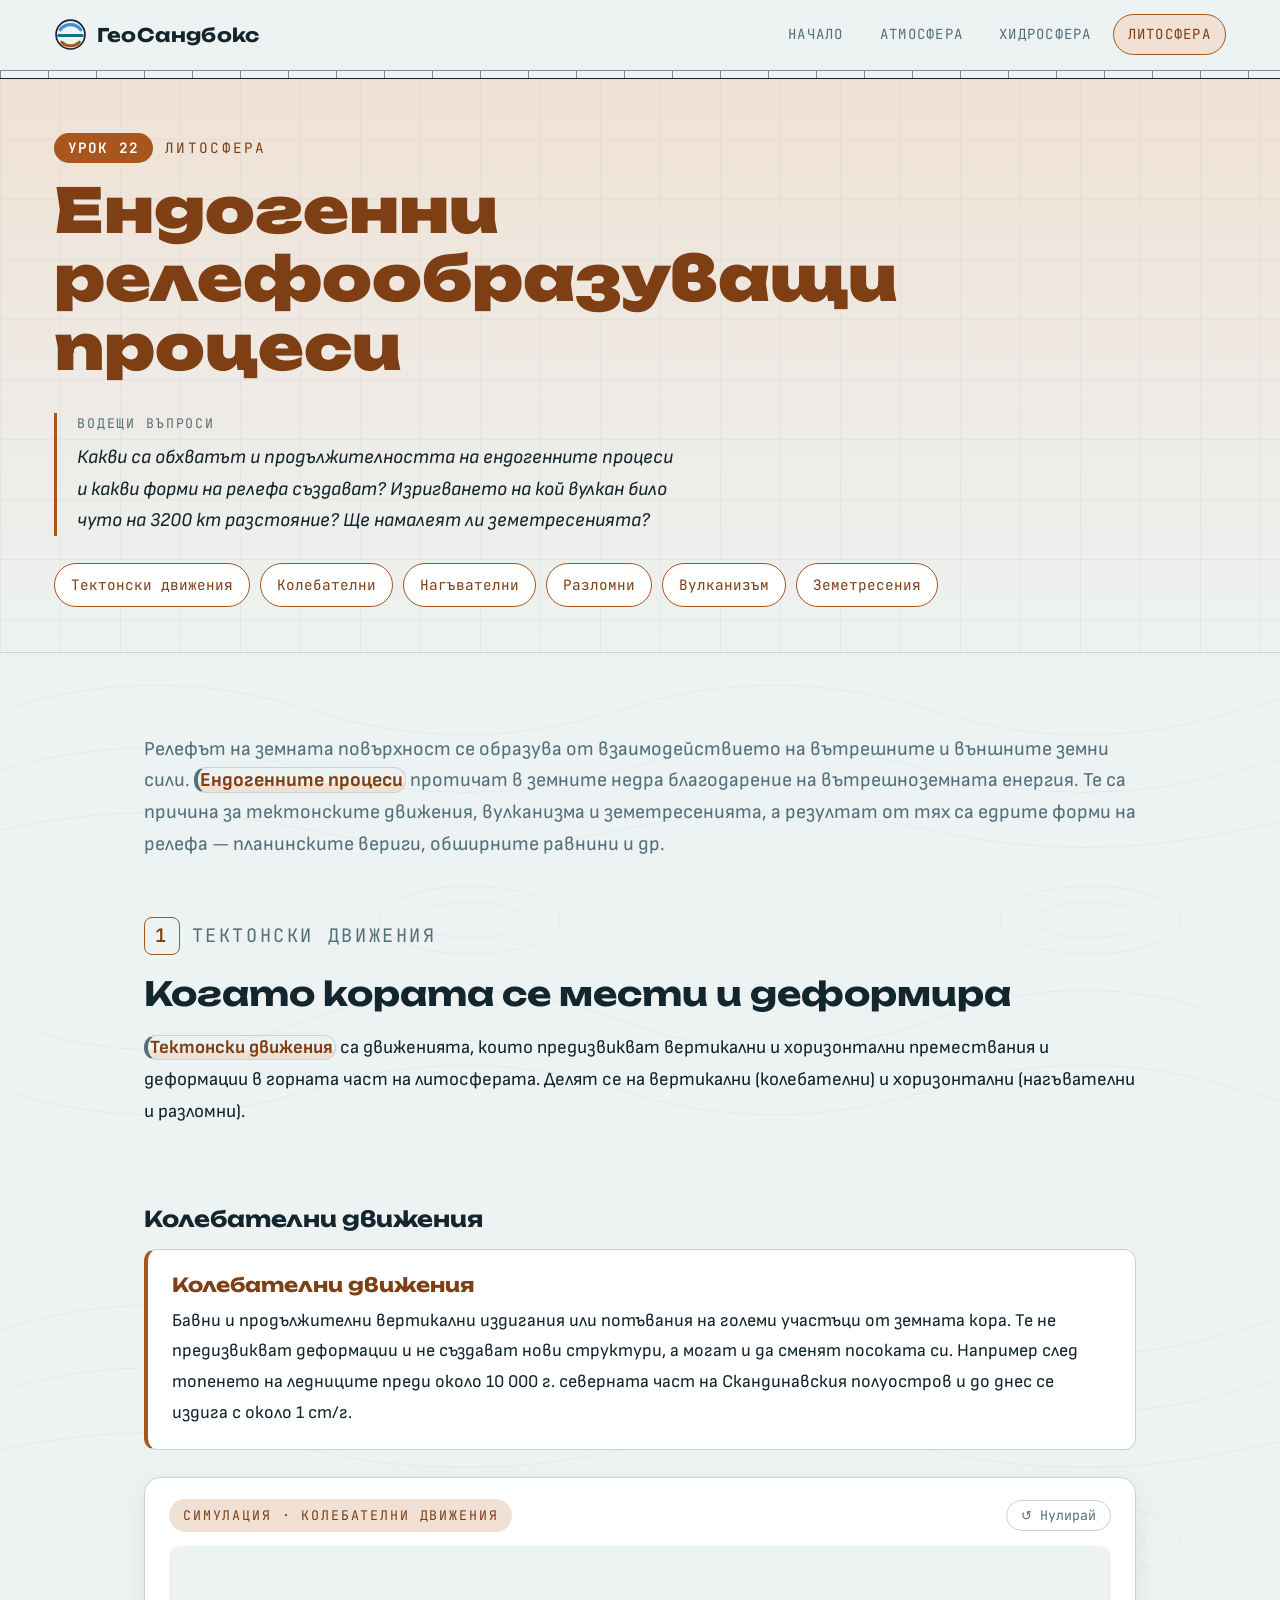
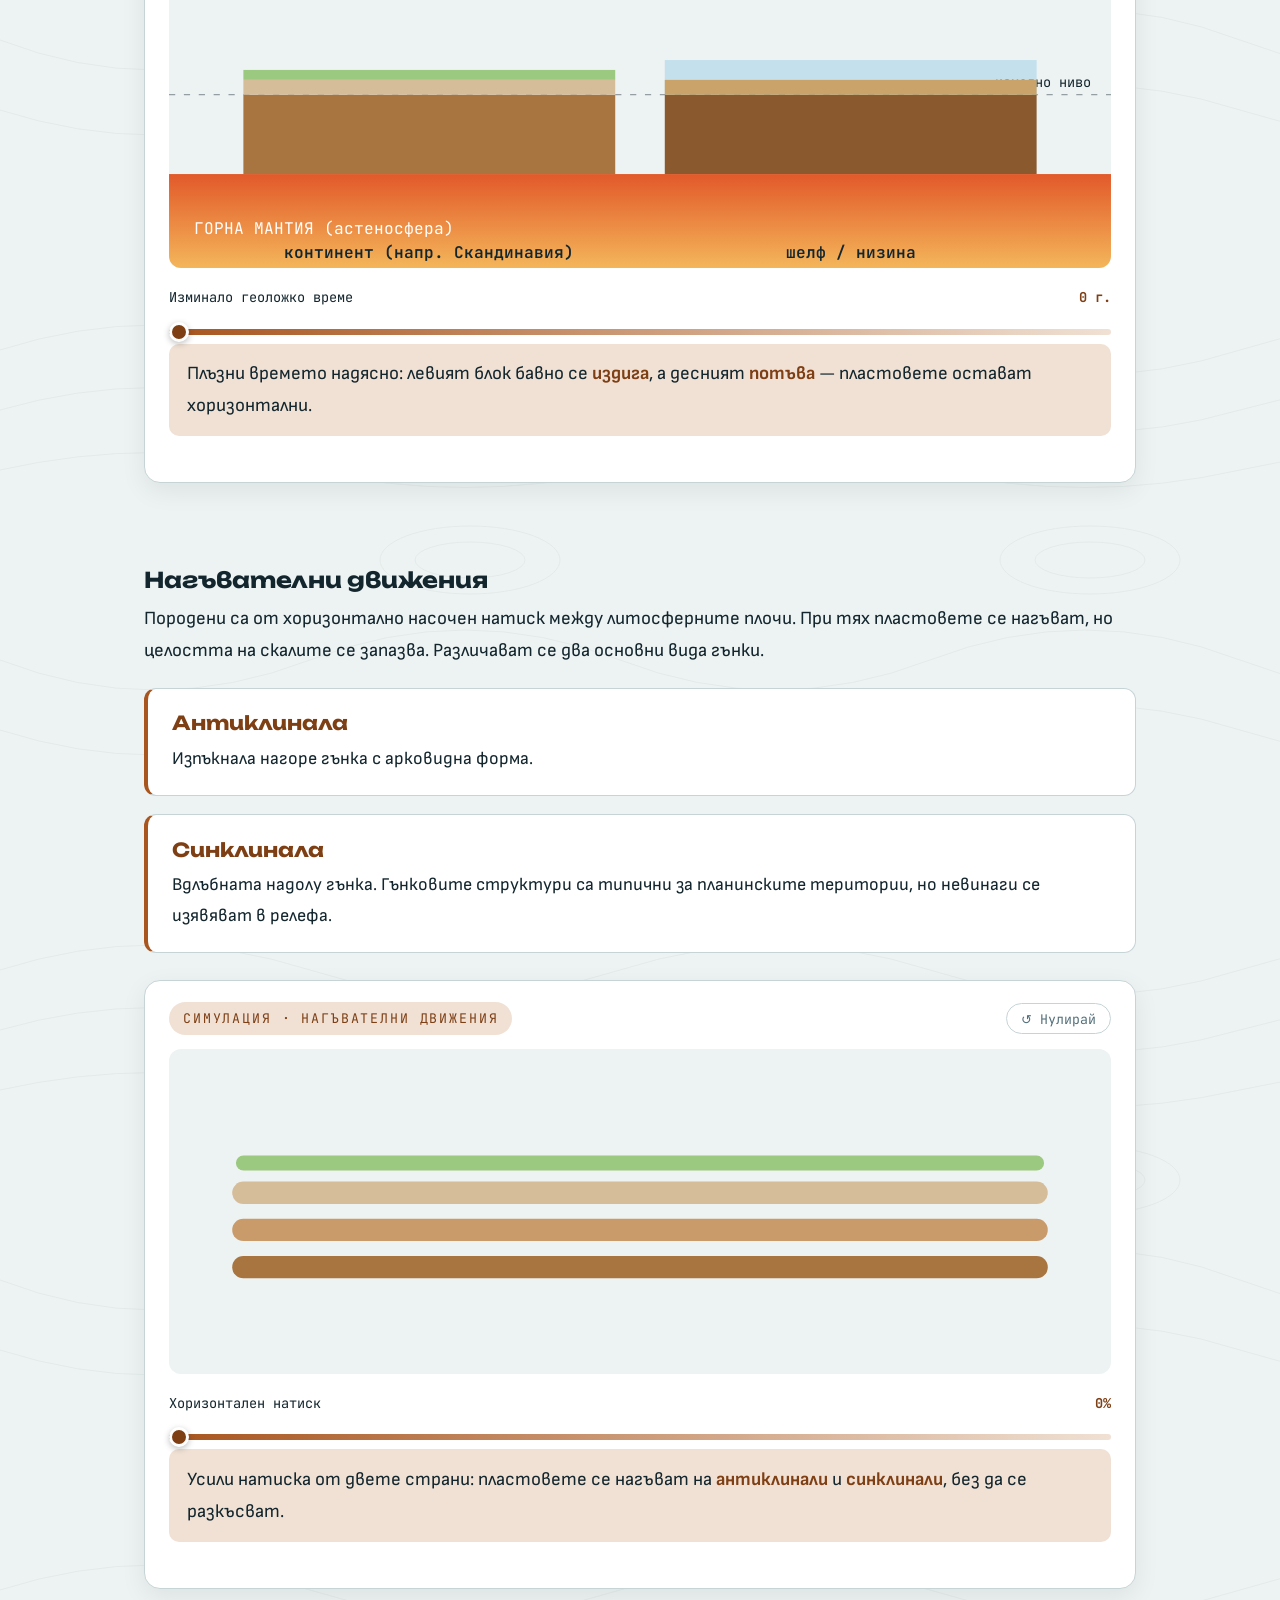
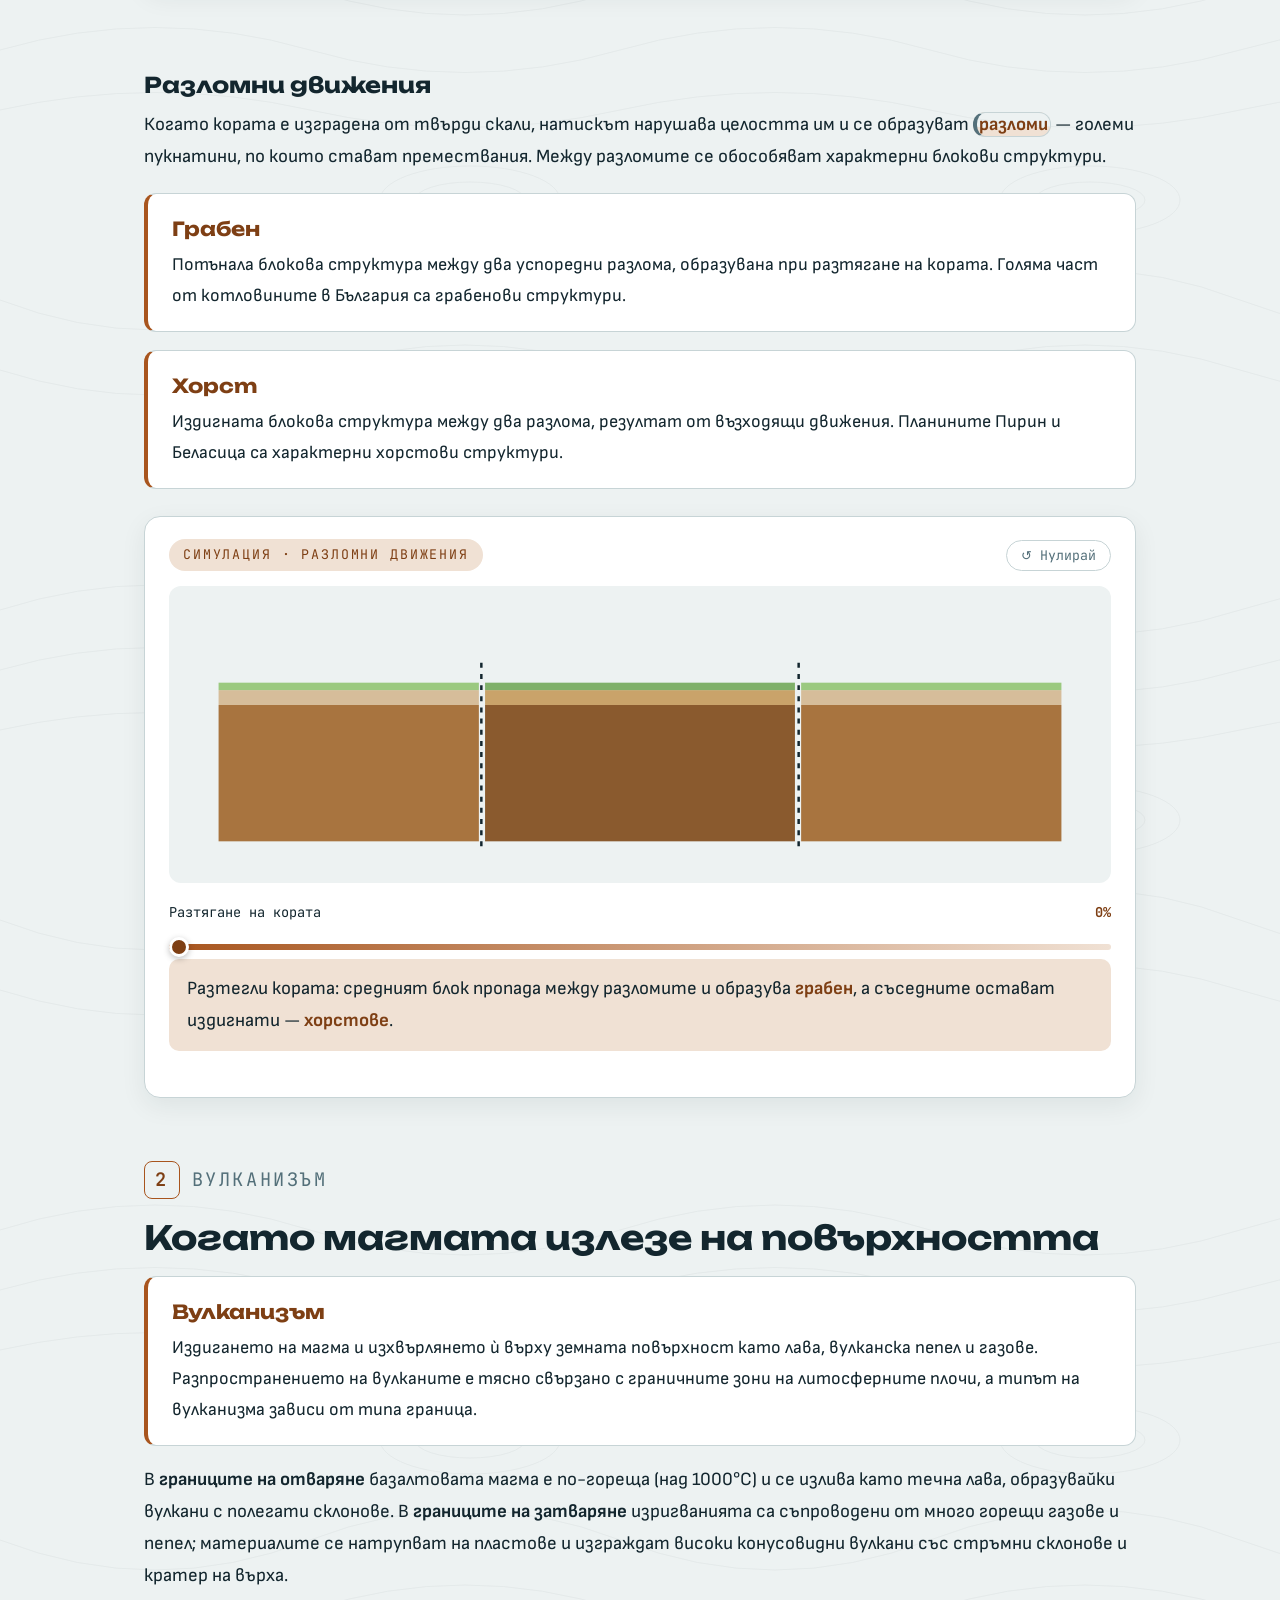
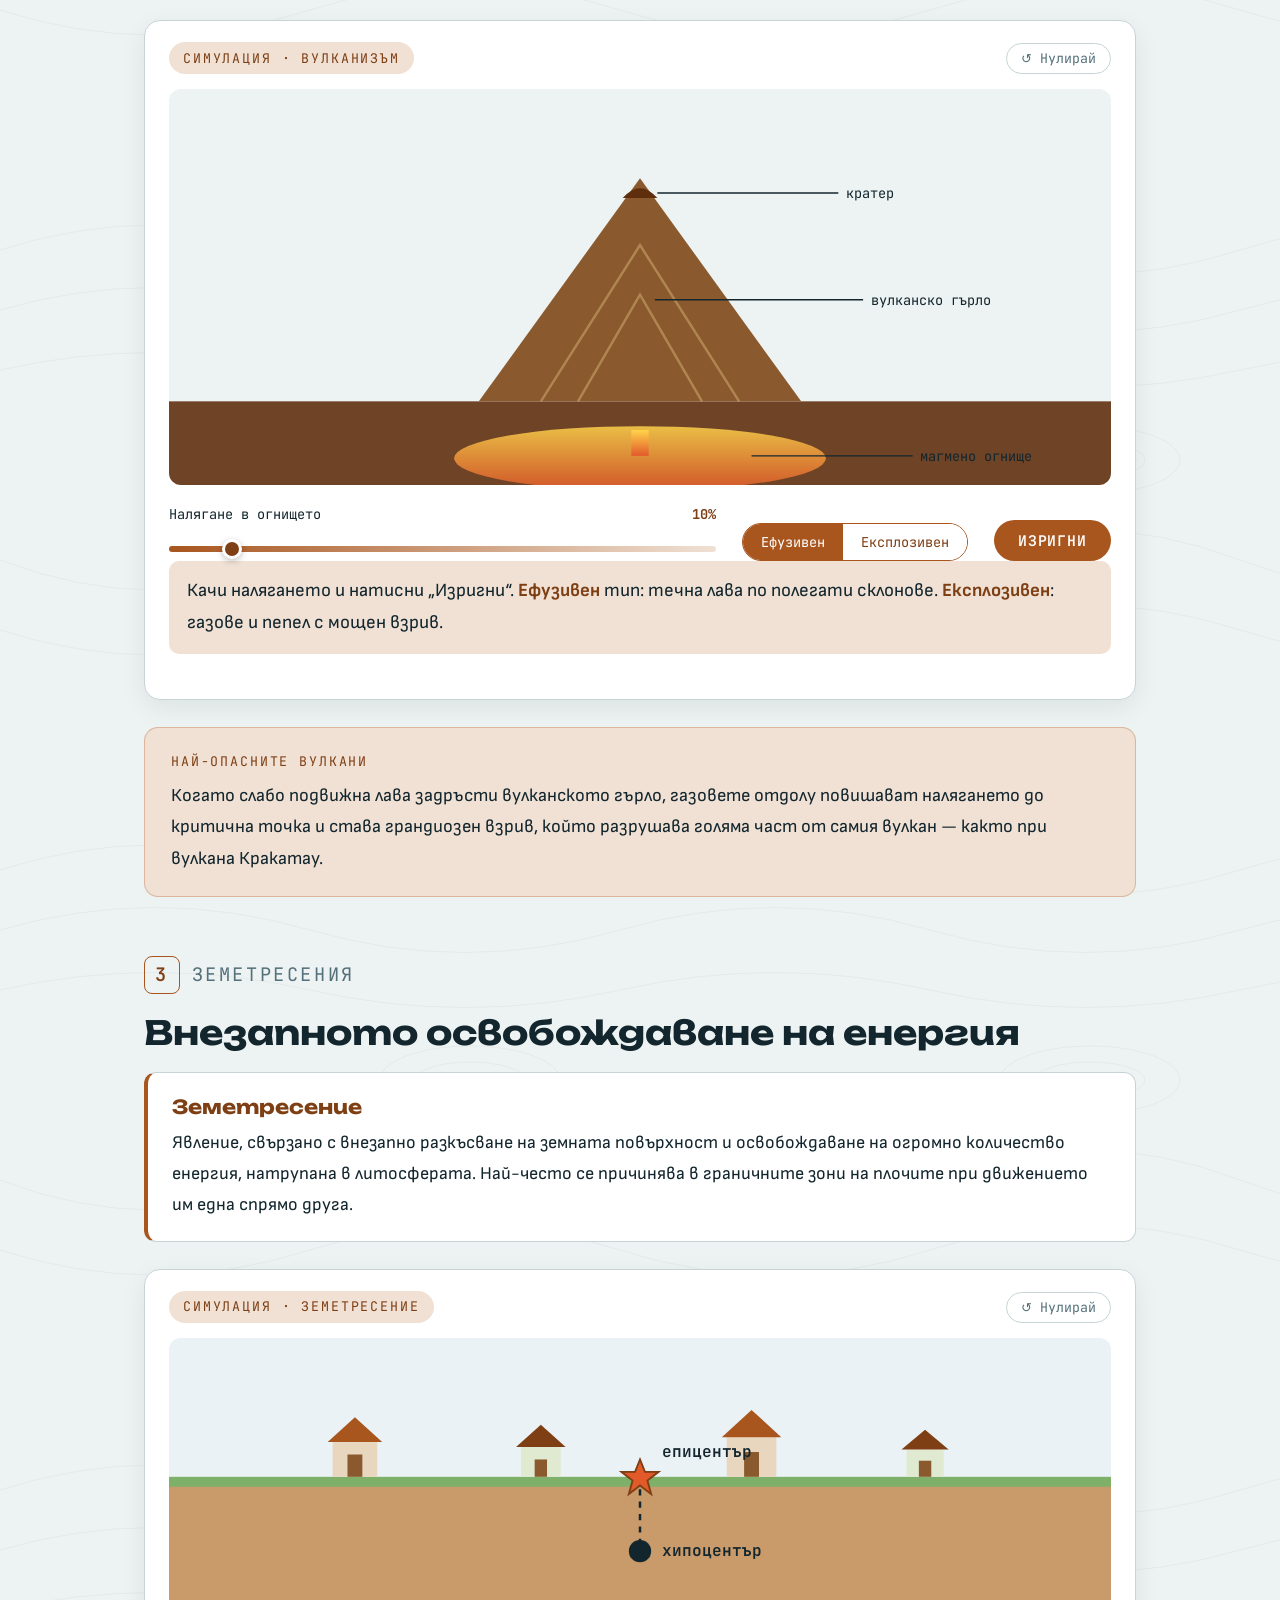
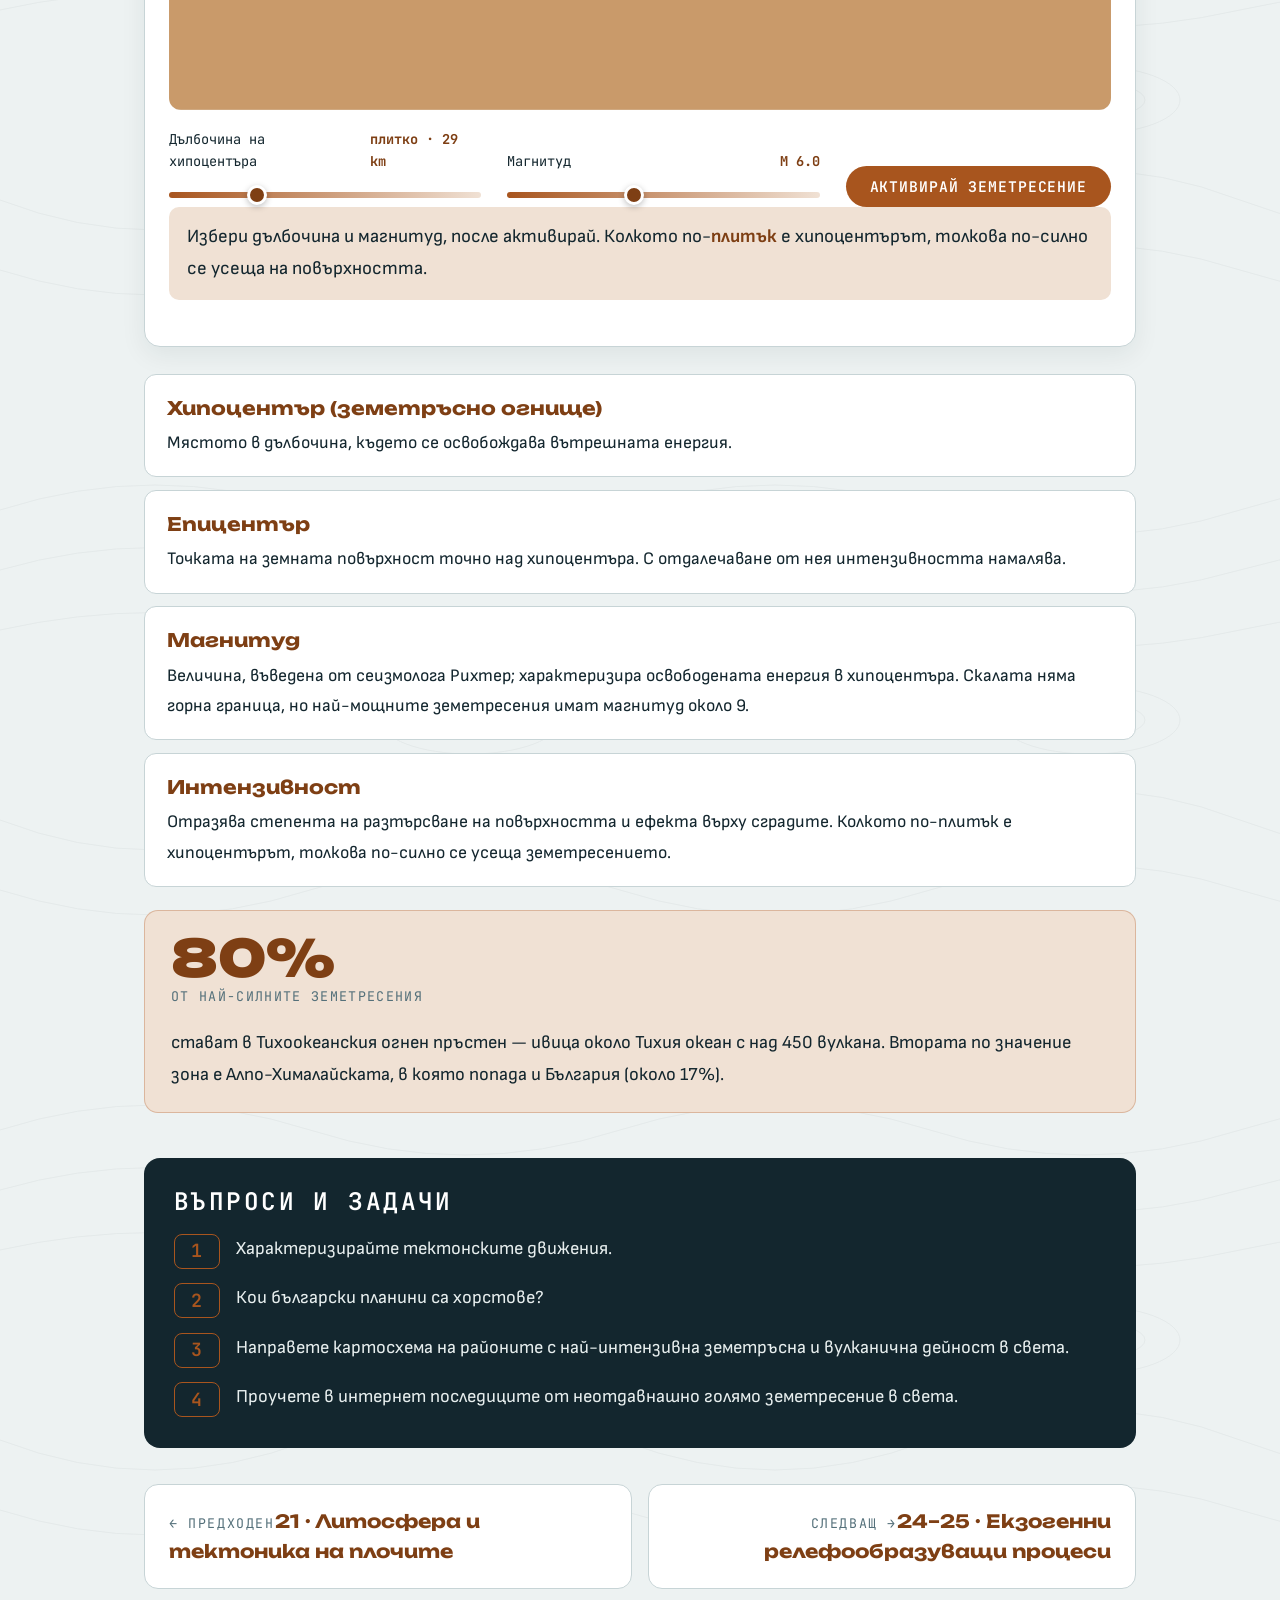
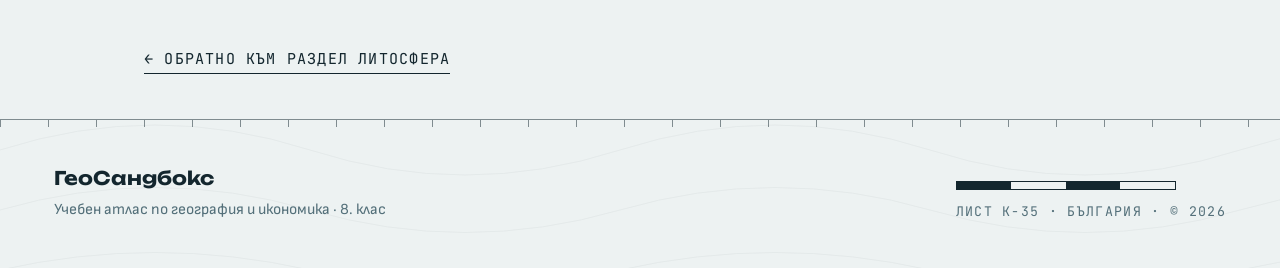
<file: lessons/urok-22.html>
<!doctype html>
<html lang="bg">

  <head>
    <meta charset="utf-8">
    <meta name="viewport" content="width=device-width, initial-scale=1">
    <title>Урок 22 · Ендогенни релефообразуващи процеси · ГеоСандбокс</title>
    <link rel="preconnect" href="https://fonts.googleapis.com">
    <link rel="preconnect" href="https://fonts.gstatic.com" crossorigin>
    <link href="https://fonts.googleapis.com/css2?family=Unbounded:wght@500;700;900&family=Sofia+Sans:ital,wght@0,400;0,500;0,700;1,400&family=JetBrains+Mono:wght@400;600&display=swap" rel="stylesheet">
    <link rel="stylesheet" href="../styles.css">
    <style>
      .article.wrap {
        max-width: 1040px
      }

      .sim {
        background: #fff;
        border: 1px solid var(--line);
        border-radius: 16px;
        padding: 2.4vh 24px 2.8vh;
        margin: 3vh 0;
        box-shadow: 0 8px 26px rgba(19, 38, 46, .07)
      }

      .sim-bar {
        display: flex;
        align-items: center;
        justify-content: space-between;
        gap: 12px;
        margin-bottom: 1.6vh;
        flex-wrap: wrap
      }

      .sim-tag {
        font-family: var(--mono);
        font-size: clamp(74%, .85vw, 82%);
        text-transform: uppercase;
        letter-spacing: .14em;
        color: var(--accent-deep);
        background: var(--accent-soft);
        padding: .6vh 14px;
        border-radius: 999px
      }

      .sim-reset {
        font-family: var(--mono);
        font-size: clamp(74%, .85vw, 82%);
        color: var(--muted);
        background: none;
        border: 1px solid var(--line);
        border-radius: 999px;
        padding: .6vh 14px;
        cursor: pointer;
        transition: .2s
      }

      .sim-reset:hover {
        border-color: var(--accent);
        color: var(--accent-deep)
      }

      .sim-svg {
        width: 100%;
        height: auto;
        display: block;
        background: var(--paper);
        border-radius: 12px
      }

      .sim-controls {
        display: flex;
        flex-wrap: wrap;
        gap: 18px 26px;
        align-items: end;
        margin-top: 2vh
      }

      .sim-field {
        flex: 1 1 240px;
        min-width: 210px
      }

      .sim-field label {
        display: flex;
        justify-content: space-between;
        gap: 10px;
        font-family: var(--mono);
        font-size: clamp(76%, .86vw, 84%);
        color: var(--ink);
        margin-bottom: .7vh
      }

      .sim-field label b {
        color: var(--accent-deep)
      }

      .sim-range {
        width: 100%;
        -webkit-appearance: none;
        appearance: none;
        height: 6px;
        border-radius: 999px;
        background: linear-gradient(90deg, var(--accent), var(--accent-soft));
        outline: none;
        margin: 0
      }

      .sim-range::-webkit-slider-thumb {
        -webkit-appearance: none;
        width: 20px;
        height: 20px;
        border-radius: 50%;
        background: var(--accent-deep);
        cursor: pointer;
        border: 3px solid #fff;
        box-shadow: 0 2px 6px rgba(0, 0, 0, .25)
      }

      .sim-range::-moz-range-thumb {
        width: 20px;
        height: 20px;
        border-radius: 50%;
        background: var(--accent-deep);
        cursor: pointer;
        border: 3px solid #fff
      }

      .sim-btn {
        font-family: var(--mono);
        font-weight: 600;
        font-size: clamp(82%, .95vw, 92%);
        text-transform: uppercase;
        letter-spacing: .06em;
        color: #fff;
        background: var(--accent);
        border: none;
        border-radius: 999px;
        padding: 1.2vh 24px;
        cursor: pointer;
        transition: .2s;
        white-space: nowrap
      }

      .sim-btn:hover {
        background: var(--accent-deep)
      }

      .sim-btn:disabled {
        opacity: .4;
        cursor: not-allowed
      }

      .sim-toggle {
        display: inline-flex;
        border: 1px solid var(--accent);
        border-radius: 999px;
        overflow: hidden
      }

      .sim-toggle button {
        font-family: var(--mono);
        font-size: clamp(76%, .88vw, 86%);
        padding: 1vh 18px;
        background: #fff;
        border: none;
        cursor: pointer;
        color: var(--accent-deep);
        transition: .2s
      }

      .sim-toggle button.on {
        background: var(--accent);
        color: #fff
      }

      .sim-live {
        margin-top: 1.8vh;
        font-size: clamp(96%, 1.08vw, 106%);
        line-height: 1.6;
        color: var(--ink);
        background: var(--accent-soft);
        border-radius: 10px;
        padding: 1.6vh 18px
      }

      .sim-live b {
        color: var(--accent-deep)
      }

      .sl {
        font-family: var(--mono);
        font-size: 13px;
        fill: var(--ink)
      }

      .sl.sm {
        font-size: 11px
      }

      .sl.wt {
        fill: #fff
      }

      @keyframes simpulse {

        0%,
        100% {
          opacity: .85
        }

        50% {
          opacity: .35
        }
      }

      .crit {
        animation: simpulse 1s ease-in-out infinite
      }
    </style>
  </head>

  <body data-view="litosfera">

    <header class="topbar">
      <div class="wrap topbar-inner">
        <a class="brand" href="../index.html">
          <svg viewBox="0 0 32 32" fill="none" stroke-linecap="round" aria-hidden="true">
            <circle cx="16" cy="16" r="14" stroke="#13262E" stroke-width="1.6" />
            <path d="M6 11.5a12.4 12.4 0 0 1 20 0" stroke="#3E8FD0" stroke-width="3" />
            <path d="M4.6 17h22.8" stroke="#0D7387" stroke-width="3" />
            <path d="M7.5 23.5a12.4 12.4 0 0 0 17 0" stroke="#A8551E" stroke-width="3" />
          </svg>
          ГеоСандбокс
        </a>
        <nav class="nav" aria-label="Основна навигация">
          <a href="../index.html">Начало</a>
          <a href="../atmosfera.html">Атмосфера</a>
          <a href="../hidrosfera.html">Хидросфера</a>
          <a href="../litosfera.html" class="on" aria-current="page">Литосфера</a>
        </nav>
      </div>
      <div class="ticks" aria-hidden="true"></div>
    </header>

    <main>

      <section class="page">
        <div class="lesson-hero">
          <div class="wrap lh-inner">
            <p class="lh-tag"><span class="num">Урок 22</span> Литосфера</p>
            <h1 class="lh-title">Ендогенни релефообразуващи процеси</h1>
            <div class="lh-questions">
              <span class="qlbl">Водещи въпроси</span>
              <p>Какви са обхватът и продължителността на ендогенните процеси и какви форми на релефа създават?
                Изригването на кой вулкан било чуто на 3200 km разстояние? Ще намалеят ли земетресенията?</p>
            </div>
            <div class="toc">
              <a href="#dvizheniya">Тектонски движения</a>
              <a href="#kolebatelni">Колебателни</a>
              <a href="#nagavatelni">Нагъвателни</a>
              <a href="#razlomni">Разломни</a>
              <a href="#vulkanizam">Вулканизъм</a>
              <a href="#zemetresenia">Земетресения</a>
            </div>
          </div>
        </div>

        <article class="article wrap">
          <p class="sec p" style="font-size:clamp(110%,1.4vw,126%);color:var(--muted)">Релефът на земната повърхност се
            образува от взаимодействието на вътрешните и външните земни сили. <span class="term">Ендогенните
              процеси</span> протичат в земните недра благодарение на вътрешноземната енергия. Те са причина за
            тектонските движения, вулканизма и земетресенията, а резултат от тях са едрите форми на релефа — планинските
            вериги, обширните равнини и др.</p>

          <div class="sec" id="dvizheniya">
            <p class="sec-eyebrow"><span class="sn">1</span> Тектонски движения</p>
            <h3>Когато кората се мести и деформира</h3>
            <p><span class="term">Тектонски движения</span> са движенията, които предизвикват вертикални и хоризонтални
              премествания и деформации в горната част на литосферата. Делят се на вертикални (колебателни) и хоризонтални
              (нагъвателни и разломни).</p>
          </div>

          <div class="sec" id="kolebatelni">
            <h4>Колебателни движения</h4>
            <div class="defbox"><span class="def-term">Колебателни движения</span>
              <p>Бавни и продължителни вертикални издигания или потъвания на големи участъци от земната кора. Те не
                предизвикват деформации и не създават нови структури, а могат и да сменят посоката си. Например след
                топенето на ледниците преди около 10 000 г. северната част на Скандинавския полуостров и до днес се издига
                с около 1 cm/г.</p>
            </div>

            <div class="sim" id="sim-osc">
              <div class="sim-bar"><span class="sim-tag">Симулация · колебателни движения</span>
                <button class="sim-reset" data-r="osc">↺ Нулирай</button>
              </div>
              <svg class="sim-svg" id="osc-svg" viewBox="0 0 760 260" role="img" aria-label="Симулация на колебателни движения">
                <defs>
                  <linearGradient id="osc-m" x1="0" y1="0" x2="0" y2="1">
                    <stop offset="0" stop-color="#E2592A" />
                    <stop offset="1" stop-color="#F4B65A" />
                  </linearGradient>
                </defs>
                <rect x="0" y="184" width="760" height="76" fill="url(#osc-m)" />
                <text x="20" y="232" class="sl wt">ГОРНА МАНТИЯ (астеносфера)</text>
                <line x1="0" y1="120" x2="760" y2="120" stroke="#13262E" stroke-dasharray="5 7" stroke-width="1" opacity=".4" />
                <text x="744" y="114" class="sl sm" text-anchor="end" fill="#54707A">изходно ниво</text>
                <rect id="osc-sea" x="400" y="92" width="300" height="28" fill="#9AD0E8" opacity=".5" />
                <g id="osc-left">
                  <rect x="60" y="120" width="300" height="64" fill="#A8743F" />
                  <rect x="60" y="108" width="300" height="12" fill="#D6BD9A" />
                  <rect x="60" y="100" width="300" height="8" fill="#9BC97F" />
                </g>
                <g id="osc-right">
                  <rect x="400" y="120" width="300" height="64" fill="#8A5A2E" />
                  <rect x="400" y="108" width="300" height="12" fill="#C9A36A" />
                </g>
                <path id="osc-arr-l" d="" stroke="#13262E" stroke-width="2.5" fill="none" />
                <path id="osc-arr-r" d="" stroke="#13262E" stroke-width="2.5" fill="none" />
                <text x="210" y="252" class="sl" text-anchor="middle" font-weight="600" fill="#7E3F14">континент (напр.
                  Скандинавия)</text>
                <text x="550" y="252" class="sl" text-anchor="middle" font-weight="600" fill="#7E3F14">шелф /
                  низина</text>
              </svg>
              <div class="sim-controls">
                <div class="sim-field">
                  <label>Изминало геоложко време <b id="osc-val">0 г.</b></label>
                  <input class="sim-range" id="osc-range" type="range" min="0" max="100" value="0">
                </div>
              </div>
              <p class="sim-live" id="osc-live">Плъзни времето надясно: левият блок бавно се <b>издига</b>, а десният
                <b>потъва</b> — пластовете остават хоризонтални.
              </p>
            </div>
          </div>

          <div class="sec" id="nagavatelni">
            <h4>Нагъвателни движения</h4>
            <p>Породени са от хоризонтално насочен натиск между литосферните плочи. При тях пластовете се нагъват, но
              целостта на скалите се запазва. Различават се два основни вида гънки.</p>
            <div class="defbox"><span class="def-term">Антиклинала</span>
              <p>Изпъкнала нагоре гънка с арковидна форма.</p>
            </div>
            <div class="defbox"><span class="def-term">Синклинала</span>
              <p>Вдлъбната надолу гънка. Гънковите структури са типични за планинските територии, но невинаги се изявяват
                в релефа.</p>
            </div>

            <div class="sim" id="sim-fold">
              <div class="sim-bar"><span class="sim-tag">Симулация · нагъвателни движения</span>
                <button class="sim-reset" data-r="fold">↺ Нулирай</button>
              </div>
              <svg class="sim-svg" id="fold-svg" viewBox="0 0 760 262" role="img" aria-label="Симулация на нагъване">
                <g id="fold-arrows"></g>
                <g id="fold-layers"></g>
                <g id="fold-lab" opacity="0">
                  <text id="fold-a" class="sl" text-anchor="middle" font-weight="600" fill="#7E3F14">АНТИКЛИНАЛА</text>
                  <text id="fold-s" class="sl" text-anchor="middle" font-weight="600" fill="#7E3F14">СИНКЛИНАЛА</text>
                </g>
              </svg>
              <div class="sim-controls">
                <div class="sim-field">
                  <label>Хоризонтален натиск <b id="fold-val">0%</b></label>
                  <input class="sim-range" id="fold-range" type="range" min="0" max="100" value="0">
                </div>
              </div>
              <p class="sim-live" id="fold-live">Усили натиска от двете страни: пластовете се нагъват на
                <b>антиклинали</b> и <b>синклинали</b>, без да се разкъсват.
              </p>
            </div>
          </div>

          <div class="sec" id="razlomni">
            <h4>Разломни движения</h4>
            <p>Когато кората е изградена от твърди скали, натискът нарушава целостта им и се образуват <span class="term">разломи</span> — големи пукнатини, по които стават премествания. Между разломите се
              обособяват характерни блокови структури.</p>
            <div class="defbox"><span class="def-term">Грабен</span>
              <p>Потънала блокова структура между два успоредни разлома, образувана при разтягане на кората. Голяма част
                от котловините в България са грабенови структури.</p>
            </div>
            <div class="defbox"><span class="def-term">Хорст</span>
              <p>Издигната блокова структура между два разлома, резултат от възходящи движения. Планините Пирин и Беласица
                са характерни хорстови структури.</p>
            </div>

            <div class="sim" id="sim-fault">
              <div class="sim-bar"><span class="sim-tag">Симулация · разломни движения</span>
                <button class="sim-reset" data-r="fault">↺ Нулирай</button>
              </div>
              <svg class="sim-svg" id="fault-svg" viewBox="0 0 760 240" role="img" aria-label="Симулация на разломни движения">
                <g id="fault-left">
                  <rect x="40" y="96" width="210" height="110" fill="#A8743F" />
                  <rect x="40" y="84" width="210" height="12" fill="#D6BD9A" />
                  <rect x="40" y="78" width="210" height="6" fill="#9BC97F" />
                </g>
                <g id="fault-mid">
                  <rect x="255" y="96" width="250" height="110" fill="#8A5A2E" />
                  <rect x="255" y="84" width="250" height="12" fill="#C9A36A" />
                  <rect x="255" y="78" width="250" height="6" fill="#7FB069" />
                </g>
                <g id="fault-right">
                  <rect x="510" y="96" width="210" height="110" fill="#A8743F" />
                  <rect x="510" y="84" width="210" height="12" fill="#D6BD9A" />
                  <rect x="510" y="78" width="210" height="6" fill="#9BC97F" />
                </g>
                <g stroke="#13262E" stroke-width="2" stroke-dasharray="4 5">
                  <line x1="252" y1="62" x2="252" y2="212" />
                  <line x1="508" y1="62" x2="508" y2="212" />
                </g>
                <g id="fault-lab" opacity="0">
                  <text x="145" y="150" class="sl wt" text-anchor="middle" font-weight="600" fill="#fff">ХОРСТ</text>
                  <text id="fault-g" x="380" y="150" class="sl wt" text-anchor="middle" font-weight="600" fill="#fff">ГРАБЕН</text>
                  <text x="615" y="150" class="sl wt" text-anchor="middle" font-weight="600" fill="#fff">ХОРСТ</text>
                </g>
              </svg>
              <div class="sim-controls">
                <div class="sim-field">
                  <label>Разтягане на кората <b id="fault-val">0%</b></label>
                  <input class="sim-range" id="fault-range" type="range" min="0" max="100" value="0">
                </div>
              </div>
              <p class="sim-live" id="fault-live">Разтегли кората: средният блок пропада между разломите и образува
                <b>грабен</b>, а съседните остават издигнати — <b>хорстове</b>.
              </p>
            </div>
          </div>

          <div class="sec" id="vulkanizam">
            <p class="sec-eyebrow"><span class="sn">2</span> Вулканизъм</p>
            <h3>Когато магмата излезе на повърхността</h3>
            <div class="defbox"><span class="def-term">Вулканизъм</span>
              <p>Издигането на магма и изхвърлянето ѝ върху земната повърхност като лава, вулканска пепел и газове.
                Разпространението на вулканите е тясно свързано с граничните зони на литосферните плочи, а типът на
                вулканизма зависи от типа граница.</p>
            </div>
            <p>В <b>границите на отваряне</b> базалтовата магма е по-гореща (над 1000°C) и се излива като течна лава,
              образувайки вулкани с полегати склонове. В <b>границите на затваряне</b> изригванията са съпроводени от
              много горещи газове и пепел; материалите се натрупват на пластове и изграждат високи конусовидни вулкани със
              стръмни склонове и кратер на върха.</p>

            <div class="sim" id="sim-volc">
              <div class="sim-bar"><span class="sim-tag">Симулация · вулканизъм</span>
                <button class="sim-reset" data-r="volc">↺ Нулирай</button>
              </div>
              <svg class="sim-svg" id="volc-svg" viewBox="0 0 760 320" role="img" aria-label="Симулация на вулканско изригване">
                <defs>
                  <linearGradient id="volc-mag" x1="0" y1="0" x2="0" y2="1">
                    <stop offset="0" stop-color="#FFD34B" />
                    <stop offset="1" stop-color="#E2592A" />
                  </linearGradient>
                </defs>
                <rect x="0" y="252" width="760" height="68" fill="#6E4326" />
                <ellipse id="volc-cham" cx="380" cy="298" rx="150" ry="26" fill="url(#volc-mag)" opacity=".85" />
                <g id="volc-shake">
                  <path id="volc-cone" d="M250 252 L380 72 L510 252 Z" fill="#8A5A2E" />
                  <g stroke="#C9A36A" stroke-width="2" opacity=".6" fill="none">
                    <path d="M300 252 L380 126 L460 252" />
                    <path d="M330 252 L380 166 L430 252" />
                  </g>
                  <path d="M366 88 q14 -16 28 0" fill="#5F2E0C" />
                  <g id="volc-lava" opacity="0" fill="url(#volc-mag)">
                    <polygon points="366,90 374,90 338,252 314,252" />
                    <polygon points="386,90 394,90 446,252 422,252" />
                  </g>
                </g>
                <rect id="volc-col" x="373" y="252" width="14" height="0" fill="url(#volc-mag)" />
                <g id="volc-ash" opacity="0" fill="#9AA0A6">
                  <ellipse cx="380" cy="62" rx="40" ry="24" />
                  <ellipse cx="346" cy="54" rx="26" ry="16" fill="#B0B5BA" />
                  <ellipse cx="414" cy="56" rx="28" ry="17" fill="#7E848A" />
                  <ellipse cx="380" cy="40" rx="30" ry="18" fill="#C2C6CA" />
                </g>
                <g stroke="#13262E" stroke-width="1.2">
                  <line x1="394" y1="84" x2="540" y2="84" />
                  <line x1="392" y1="170" x2="560" y2="170" />
                  <line x1="470" y1="296" x2="600" y2="296" />
                </g>
                <text x="546" y="88" class="sl sm">кратер</text>
                <text x="566" y="174" class="sl sm">вулканско гърло</text>
                <text x="606" y="300" class="sl sm">магмено огнище</text>
              </svg>
              <div class="sim-controls">
                <div class="sim-field">
                  <label>Налягане в огнището <b id="volc-val">10%</b></label>
                  <input class="sim-range" id="volc-range" type="range" min="0" max="100" value="10">
                </div>
                <div>
                  <div class="sim-toggle" id="volc-type">
                    <button type="button" data-t="ef" class="on">Ефузивен</button>
                    <button type="button" data-t="ex">Експлозивен</button>
                  </div>
                </div>
                <button class="sim-btn" id="volc-erupt" type="button">Изригни</button>
              </div>
              <p class="sim-live" id="volc-live">Качи налягането и натисни „Изригни“. <b>Ефузивен</b> тип: течна лава по
                полегати склонове. <b>Експлозивен</b>: газове и пепел с мощен взрив.</p>
            </div>
            <div class="factbox">
              <p class="fb-lbl">Най-опасните вулкани</p>
              <p>Когато слабо подвижна лава задръсти вулканското гърло, газовете отдолу повишават налягането до критична
                точка и става грандиозен взрив, който разрушава голяма част от самия вулкан — както при вулкана Кракатау.
              </p>
            </div>
          </div>

          <div class="sec" id="zemetresenia">
            <p class="sec-eyebrow"><span class="sn">3</span> Земетресения</p>
            <h3>Внезапното освобождаване на енергия</h3>
            <div class="defbox"><span class="def-term">Земетресение</span>
              <p>Явление, свързано с внезапно разкъсване на земната повърхност и освобождаване на огромно количество
                енергия, натрупана в литосферата. Най-често се причинява в граничните зони на плочите при движението им
                една спрямо друга.</p>
            </div>

            <div class="sim" id="sim-quake">
              <div class="sim-bar"><span class="sim-tag">Симулация · земетресение</span>
                <button class="sim-reset" data-r="quake">↺ Нулирай</button>
              </div>
              <svg class="sim-svg" id="quake-svg" viewBox="0 0 760 300" role="img" aria-label="Симулация на земетресение">
                <rect x="0" y="0" width="760" height="118" fill="#EAF2F6" />
                <rect x="0" y="118" width="760" height="182" fill="#C99A6A" />
                <rect x="0" y="112" width="760" height="8" fill="#7FB069" />
                <g id="quake-houses">
                  <g transform="translate(150,0)">
                    <rect x="-18" y="84" width="36" height="28" fill="#E8D6BE" />
                    <polygon points="-22,84 0,64 22,84" fill="#A8551E" />
                    <rect x="-6" y="94" width="12" height="18" fill="#8A5A2E" />
                  </g>
                  <g transform="translate(300,0)">
                    <rect x="-16" y="88" width="32" height="24" fill="#DFEAD0" />
                    <polygon points="-20,88 0,70 20,88" fill="#7E3F14" />
                    <rect x="-5" y="98" width="10" height="14" fill="#8A5A2E" />
                  </g>
                  <g transform="translate(470,0)">
                    <rect x="-20" y="80" width="40" height="32" fill="#E8D6BE" />
                    <polygon points="-24,80 0,58 24,80" fill="#A8551E" />
                    <rect x="-6" y="92" width="12" height="20" fill="#8A5A2E" />
                  </g>
                  <g transform="translate(610,0)">
                    <rect x="-15" y="90" width="30" height="22" fill="#DFEAD0" />
                    <polygon points="-19,90 0,74 19,90" fill="#7E3F14" />
                    <rect x="-5" y="99" width="10" height="13" fill="#8A5A2E" />
                  </g>
                </g>
                <g id="quake-waves"></g>
                <line id="quake-vline" x1="380" y1="112" x2="380" y2="200" stroke="#13262E" stroke-width="2" stroke-dasharray="5 5" />
                <polygon id="quake-epi" points="380,98 384,108 395,108 386,115 389,126 380,119 371,126 374,115 365,108 376,108" fill="#E2592A" stroke="#7E3F14" stroke-width="1.5" />
                <circle id="quake-hypo" cx="380" cy="200" r="9" fill="#13262E" />
                <text x="398" y="96" class="sl" font-weight="600">епицентър</text>
                <text id="quake-hlab" x="398" y="204" class="sl" fill="#13262E" font-weight="600">хипоцентър</text>
              </svg>
              <div class="sim-controls">
                <div class="sim-field">
                  <label>Дълбочина на хипоцентъра <b id="quake-dval">плитко · 24 km</b></label>
                  <input class="sim-range" id="quake-depth" type="range" min="20" max="170" value="60">
                </div>
                <div class="sim-field">
                  <label>Магнитуд <b id="quake-mval">M 6.0</b></label>
                  <input class="sim-range" id="quake-mag" type="range" min="40" max="90" value="60">
                </div>
                <button class="sim-btn" id="quake-go" type="button">Активирай земетресение</button>
              </div>
              <p class="sim-live" id="quake-live">Избери дълбочина и магнитуд, после активирай. Колкото по-<b>плитък</b> е
                хипоцентърът, толкова по-силно се усеща на повърхността.</p>
            </div>

            <ul class="deflist">
              <li><b>Хипоцентър (земетръсно огнище)</b>
                <p>Мястото в дълбочина, където се освобождава вътрешната енергия.</p>
              </li>
              <li><b>Епицентър</b>
                <p>Точката на земната повърхност точно над хипоцентъра. С отдалечаване от нея интензивността намалява.</p>
              </li>
              <li><b>Магнитуд</b>
                <p>Величина, въведена от сеизмолога Рихтер; характеризира освободената енергия в хипоцентъра. Скалата няма
                  горна граница, но най-мощните земетресения имат магнитуд около 9.</p>
              </li>
              <li><b>Интензивност</b>
                <p>Отразява степента на разтърсване на повърхността и ефекта върху сградите. Колкото по-плитък е
                  хипоцентърът, толкова по-силно се усеща земетресението.</p>
              </li>
            </ul>
            <div class="factbox big">
              <div class="stat">80%<small>от най-силните земетресения</small></div>
              <p>стават в Тихоокеанския огнен пръстен — ивица около Тихия океан с над 450 вулкана. Втората по значение
                зона е Алпо-Хималайската, в която попада и България (около 17%).</p>
            </div>
          </div>

          <div class="tasks">
            <h3>Въпроси и задачи</h3>
            <ol>
              <li>Характеризирайте тектонските движения.</li>
              <li>Кои български планини са хорстове?</li>
              <li>Направете картосхема на районите с най-интензивна земетръсна и вулканична дейност в света.</li>
              <li>Проучете в интернет последиците от неотдавнашно голямо земетресение в света.</li>
            </ol>
          </div>

          <nav class="lnav" aria-label="Между уроците">
            <a class="prev" href="urok-21.html"><span class="dir">← Предходен</span><span class="ttl">21 · Литосфера и
                тектоника на плочите</span></a>
            <a class="next" href="urok-24-25.html"><span class="dir">Следващ →</span><span class="ttl">24–25 · Екзогенни
                релефообразуващи процеси</span></a>
          </nav>
          <a class="back" href="../litosfera.html">← Обратно към раздел Литосфера</a>
        </article>
      </section>
    </main>

    <footer class="footer">
      <div class="ticks" aria-hidden="true"></div>
      <div class="wrap footer-grid">
        <div>
          <p class="fbrand">ГеоСандбокс</p>
          <p class="fnote">Учебен атлас по география и икономика · 8. клас</p>
        </div>
        <div>
          <div class="scalebar" aria-hidden="true"><span></span><span></span><span></span><span></span></div>
          <p class="fnote mono">лист K-35 · България · © 2026</p>
        </div>
      </div>
    </footer>

    <script>
      (function() {
        var $ = function(id) {
          return document.getElementById(id)
        };

        (function osc() {
          var r = $("osc-range");
          if (!r) return;
          var L = $("osc-left"),
            R = $("osc-right"),
            al = $("osc-arr-l"),
            ar = $("osc-arr-r"),
            v = $("osc-val"),
            live = $("osc-live");

          function up() {
            var t = +r.value,
              d = t * 0.5;
            L.setAttribute("transform", "translate(0," + (-d) + ")");
            R.setAttribute("transform", "translate(0," + d + ")");
            var len = 18 + d * 0.8;
            al.setAttribute("d", d > 1 ? "M210 " + (96 - d - 12) + " l0 -" + len + " m-7 9 l7 -9 l7 9" : "");
            ar.setAttribute("d", d > 1 ? "M550 " + (184 + d + 12) + " l0 " + len + " m-7 -9 l7 9 l7 -9" : "");
            v.textContent = (t * 100) + " г.";
            var m = Math.round(t * 8);
            live.innerHTML = t < 2 ? "Плъзни времето надясно: левият блок бавно се <b>издига</b>, а десният <b>потъва</b> — пластовете остават хоризонтални." :
              "Континентът се <b>издига</b> с +" + m + " m, а шелфът <b>потъва</b> с −" + m + " m. Движението е бавно и <b>без деформация</b> — линиите остават хоризонтални.";
          }
          r.addEventListener("input", up);
          r._reset = function() {
            r.value = 0;
            up()
          };
          up();
        })();

        (function fold() {
          var r = $("fold-range");
          if (!r) return;
          var box = $("fold-layers"),
            arr = $("fold-arrows"),
            lab = $("fold-lab"),
            la = $("fold-a"),
            ls = $("fold-s"),
            v = $("fold-val"),
            live = $("fold-live");
          var layers = [{
            y: 92,
            c: "#9BC97F",
            w: 12
          }, {
            y: 116,
            c: "#D6BD9A",
            w: 18
          }, {
            y: 146,
            c: "#C99A6A",
            w: 18
          }, {
            y: 176,
            c: "#A8743F",
            w: 18
          }];

          function yAt(baseY, amp, left, right, x) {
            var ph = (x - left) / (right - left);
            return baseY - amp * Math.sin(ph * Math.PI * 3)
          }

          function up() {
            var c = +r.value / 100,
              amp = c * 46,
              left = 60 + c * 150,
              right = 700 - c * 150,
              n = 70,
              s = "";
            for (var k = 0; k < layers.length; k++) {
              var Lr = layers[k],
                pts = "";
              for (var i = 0; i <= n; i++) {
                var x = left + (right - left) * i / n;
                pts += x.toFixed(1) + "," + yAt(Lr.y, amp, left, right, x).toFixed(1) + " "
              }
              s += '<polyline points="' + pts + '" fill="none" stroke="' + Lr.c + '" stroke-width="' + Lr.w + '" stroke-linejoin="round" stroke-linecap="round"/>';
            }
            box.innerHTML = s;
            var xa = left + (right - left) * 0.165,
              xs = left + (right - left) * 0.5;
            la.setAttribute("x", xa);
            la.setAttribute("y", yAt(layers[0].y, amp, left, right, xa) - 16);
            ls.setAttribute("x", xs);
            ls.setAttribute("y", yAt(layers[3].y, amp, left, right, xs) + 28);
            lab.setAttribute("opacity", Math.min(1, c * 1.6));
            arr.innerHTML = c > 0.02 ? '<path d="M' + (left - 46) + ' 134 l40 0 m-8 -7 l8 7 l-8 7" stroke="#13262E" stroke-width="2.5" fill="none"/><path d="M' + (right + 46) + ' 134 l-40 0 m8 -7 l-8 7 l8 7" stroke="#13262E" stroke-width="2.5" fill="none"/>' : "";
            v.textContent = Math.round(c * 100) + "%";
            live.innerHTML = c < 0.05 ? "Усили натиска от двете страни: пластовете се нагъват на <b>антиклинали</b> и <b>синклинали</b>, без да се разкъсват." :
              "Хоризонталният натиск нагъва пластовете: нагоре изпъква <b>антиклинала</b>, надолу се вдлъбва <b>синклинала</b>. Целостта на скалите се <b>запазва</b>.";
          }
          r.addEventListener("input", up);
          r._reset = function() {
            r.value = 0;
            up()
          };
          up();
        })();

        (function fault() {
          var r = $("fault-range");
          if (!r) return;
          var mid = $("fault-mid"),
            left = $("fault-left"),
            right = $("fault-right"),
            lab = $("fault-lab"),
            g = $("fault-g"),
            v = $("fault-val"),
            live = $("fault-live");

          function up() {
            var t = +r.value,
              d = t * 0.55;
            mid.setAttribute("transform", "translate(0," + d + ")");
            left.setAttribute("transform", "translate(" + (-t * 0.12) + ",0)");
            right.setAttribute("transform", "translate(" + (t * 0.12) + ",0)");
            g.setAttribute("y", 150 + d);
            lab.setAttribute("opacity", Math.min(1, t / 40));
            v.textContent = t + "%";
            live.innerHTML = t < 3 ? "Разтегли кората: средният блок пропада между разломите и образува <b>грабен</b>, а съседните остават издигнати — <b>хорстове</b>." :
              "Кората се <b>разтяга</b>: средният блок пропада и образува <b>грабен</b> (като котловините у нас), а съседните остават издигнати — <b>хорстове</b> (Пирин, Беласица). Целостта е <b>нарушена</b>.";
          }
          r.addEventListener("input", up);
          r._reset = function() {
            r.value = 0;
            up()
          };
          up();
        })();

        (function volc() {
          var r = $("volc-range");
          if (!r) return;
          var col = $("volc-col"),
            cham = $("volc-cham"),
            lava = $("volc-lava"),
            ash = $("volc-ash"),
            shake = $("volc-shake"),
            btn = $("volc-erupt"),
            live = $("volc-live"),
            v = $("volc-val");
          var topY = 88,
            botY = 296,
            type = "ef",
            busy = false;

          function setCol() {
            var p = +r.value,
              h = (botY - topY) * (p / 100);
            col.setAttribute("y", botY - h);
            col.setAttribute("height", h);
            cham.classList.toggle("crit", p >= 80);
            v.textContent = p + "%";
          }

          function preview() {
            live.innerHTML = type === "ef" ?
              "Избран е <b>ефузивен</b> тип: при ниско налягане течната базалтова лава ще се излее спокойно по склоновете." :
              "Избран е <b>експлозивен</b> тип: газовете и пепелта се натрупват и при критично налягане следва мощен взрив.";
          }
          r.addEventListener("input", setCol);
          $("volc-type").addEventListener("click", function(e) {
            var b = e.target.closest("button");
            if (!b) return;
            type = b.getAttribute("data-t");
            [].forEach.call(this.children, function(c) {
              c.classList.toggle("on", c === b)
            });
            preview();
          });

          function anim(dur, step, done) {
            var t0 = null;

            function fr(ts) {
              if (!t0) t0 = ts;
              var p = Math.min(1, (ts - t0) / dur);
              step(p);
              if (p < 1) requestAnimationFrame(fr);
              else done && done()
            }
            requestAnimationFrame(fr);
          }
          btn.addEventListener("click", function() {
            if (busy) return;
            busy = true;
            btn.disabled = true;
            var strong = Math.max(0.25, (+r.value) / 100);
            if (type === "ef") {
              lava.setAttribute("opacity", "1");
              anim(2200, function(p) {
                lava.setAttribute("transform", "translate(380,90) scale(1," + p.toFixed(3) + ") translate(-380,-90)");
              }, function() {
                live.innerHTML = "<b>Ефузивно изригване:</b> течната лава се изля по полегатите склонове и се втвърди на нов пласт. Налягането спадна.";
                r.value = 8;
                setCol();
                busy = false;
                btn.disabled = false;
              });
            } else {
              ash.setAttribute("opacity", "1");
              anim(2200, function(p) {
                var sc = 0.2 + p * 2.0;
                ash.setAttribute("transform", "translate(380,72) scale(" + sc.toFixed(3) + ") translate(-380,-72)");
                ash.setAttribute("opacity", (1 - p * 0.85).toFixed(3));
                var j = (1 - p) * 8 * strong;
                shake.setAttribute("transform", "translate(" + ((Math.random() - 0.5) * j).toFixed(1) + "," + ((Math.random() - 0.5) * j).toFixed(1) + ")");
              }, function() {
                shake.setAttribute("transform", "translate(0,0)");
                ash.setAttribute("opacity", "0");
                live.innerHTML = "<b>Експлозивно изригване:</b> газовете и пепелта изхвърчаха нагоре с мощен взрив. Такива изригвания изграждат високи конусовидни вулкани.";
                r.value = 8;
                setCol();
                busy = false;
                btn.disabled = false;
              });
            }
          });
          r._reset = function() {
            r.value = 10;
            type = "ef";
            [].forEach.call($("volc-type").children, function(c) {
              c.classList.toggle("on", c.getAttribute("data-t") === "ef")
            });
            lava.setAttribute("opacity", "0");
            ash.setAttribute("opacity", "0");
            shake.setAttribute("transform", "translate(0,0)");
            setCol();
            preview()
          };
          setCol();
        })();

        (function quake() {
          var dp = $("quake-depth");
          if (!dp) return;
          var mg = $("quake-mag"),
            go = $("quake-go"),
            hypo = $("quake-hypo"),
            vline = $("quake-vline"),
            hlab = $("quake-hlab"),
            houses = $("quake-houses"),
            waves = $("quake-waves"),
            dval = $("quake-dval"),
            mval = $("quake-mval"),
            live = $("quake-live");
          var surf = 112,
            busy = false;
          var rom = ["", "I", "II", "III", "IV", "V", "VI", "VII", "VIII", "IX", "X", "XI", "XII"];

          function depthKm() {
            return Math.round((+dp.value - 20) / 150 * 80 + 8)
          }

          function place() {
            var y = surf + (+dp.value);
            hypo.setAttribute("cy", y);
            vline.setAttribute("y2", y);
            hlab.setAttribute("y", y + 4);
            var km = depthKm(),
              word = (+dp.value) < 70 ? "плитко" : ((+dp.value) < 130 ? "средно" : "дълбоко");
            dval.textContent = word + " · " + km + " km";
          }

          function setMag() {
            mval.textContent = "M " + ((+mg.value) / 10).toFixed(1)
          }

          function intensity() {
            var m = (+mg.value) / 10,
              km = depthKm();
            return Math.max(1, Math.min(12, Math.round(1.6 * m - km / 14)))
          }
          dp.addEventListener("input", place);
          mg.addEventListener("input", setMag);
          go.addEventListener("click", function() {
            if (busy) return;
            busy = true;
            go.disabled = true;
            var m = (+mg.value) / 10,
              km = depthKm(),
              I = intensity();
            var amp = Math.max(1.5, I * 0.9),
              y = surf + (+dp.value),
              dur = 1100 + (m - 4) * 420;
            var t0 = null;

            function fr(ts) {
              if (!t0) t0 = ts;
              var p = Math.min(1, (ts - t0) / dur);
              var R = p * 520,
                op = (1 - p) * 0.7;
              waves.innerHTML = '<circle cx="380" cy="' + y + '" r="' + (R * 0.45).toFixed(0) + '" fill="none" stroke="#E2592A" stroke-width="2.5" opacity="' + op.toFixed(2) + '"/><circle cx="380" cy="' + y + '" r="' + (R * 0.7).toFixed(0) + '" fill="none" stroke="#E2592A" stroke-width="2" opacity="' + (op * 0.7).toFixed(2) + '"/><circle cx="380" cy="' + y + '" r="' + R.toFixed(0) + '" fill="none" stroke="#E2592A" stroke-width="1.5" opacity="' + (op * 0.5).toFixed(2) + '"/>';
              var j = amp * (1 - p);
              houses.setAttribute("transform", "translate(" + ((Math.random() - 0.5) * j).toFixed(1) + "," + ((Math.random() - 0.5) * j * 0.5).toFixed(1) + ")");
              if (p < 1) requestAnimationFrame(fr);
              else {
                houses.setAttribute("transform", "translate(0,0)");
                waves.innerHTML = "";
                live.innerHTML = "Магнитуд <b>M " + m.toFixed(1) + "</b>, дълбочина <b>" + km + " km</b> → интензивност в епицентъра ≈ степен <b>" + rom[I] + "</b>. По-плиткото огнище разтърсва повърхността по-силно.";
                busy = false;
                go.disabled = false;
              }
            }
            requestAnimationFrame(fr);
          });
          dp._reset = function() {
            dp.value = 60;
            mg.value = 60;
            place();
            setMag();
            waves.innerHTML = "";
            houses.setAttribute("transform", "translate(0,0)");
            live.innerHTML = "Избери дълбочина и магнитуд, после активирай. Колкото по-<b>плитък</b> е хипоцентърът, толкова по-силно се усеща на повърхността."
          };
          place();
          setMag();
        })();

        [].forEach.call(document.querySelectorAll(".sim-reset"), function(b) {
          b.addEventListener("click", function() {
            var k = b.getAttribute("data-r");
            var el = ({
              osc: "osc-range",
              fold: "fold-range",
              fault: "fault-range",
              volc: "volc-range",
              quake: "quake-depth"
            })[k];
            var t = document.getElementById(el);
            if (t && t._reset) t._reset();
          });
        });
      })();
    </script>

  </body>

</html>
</file>
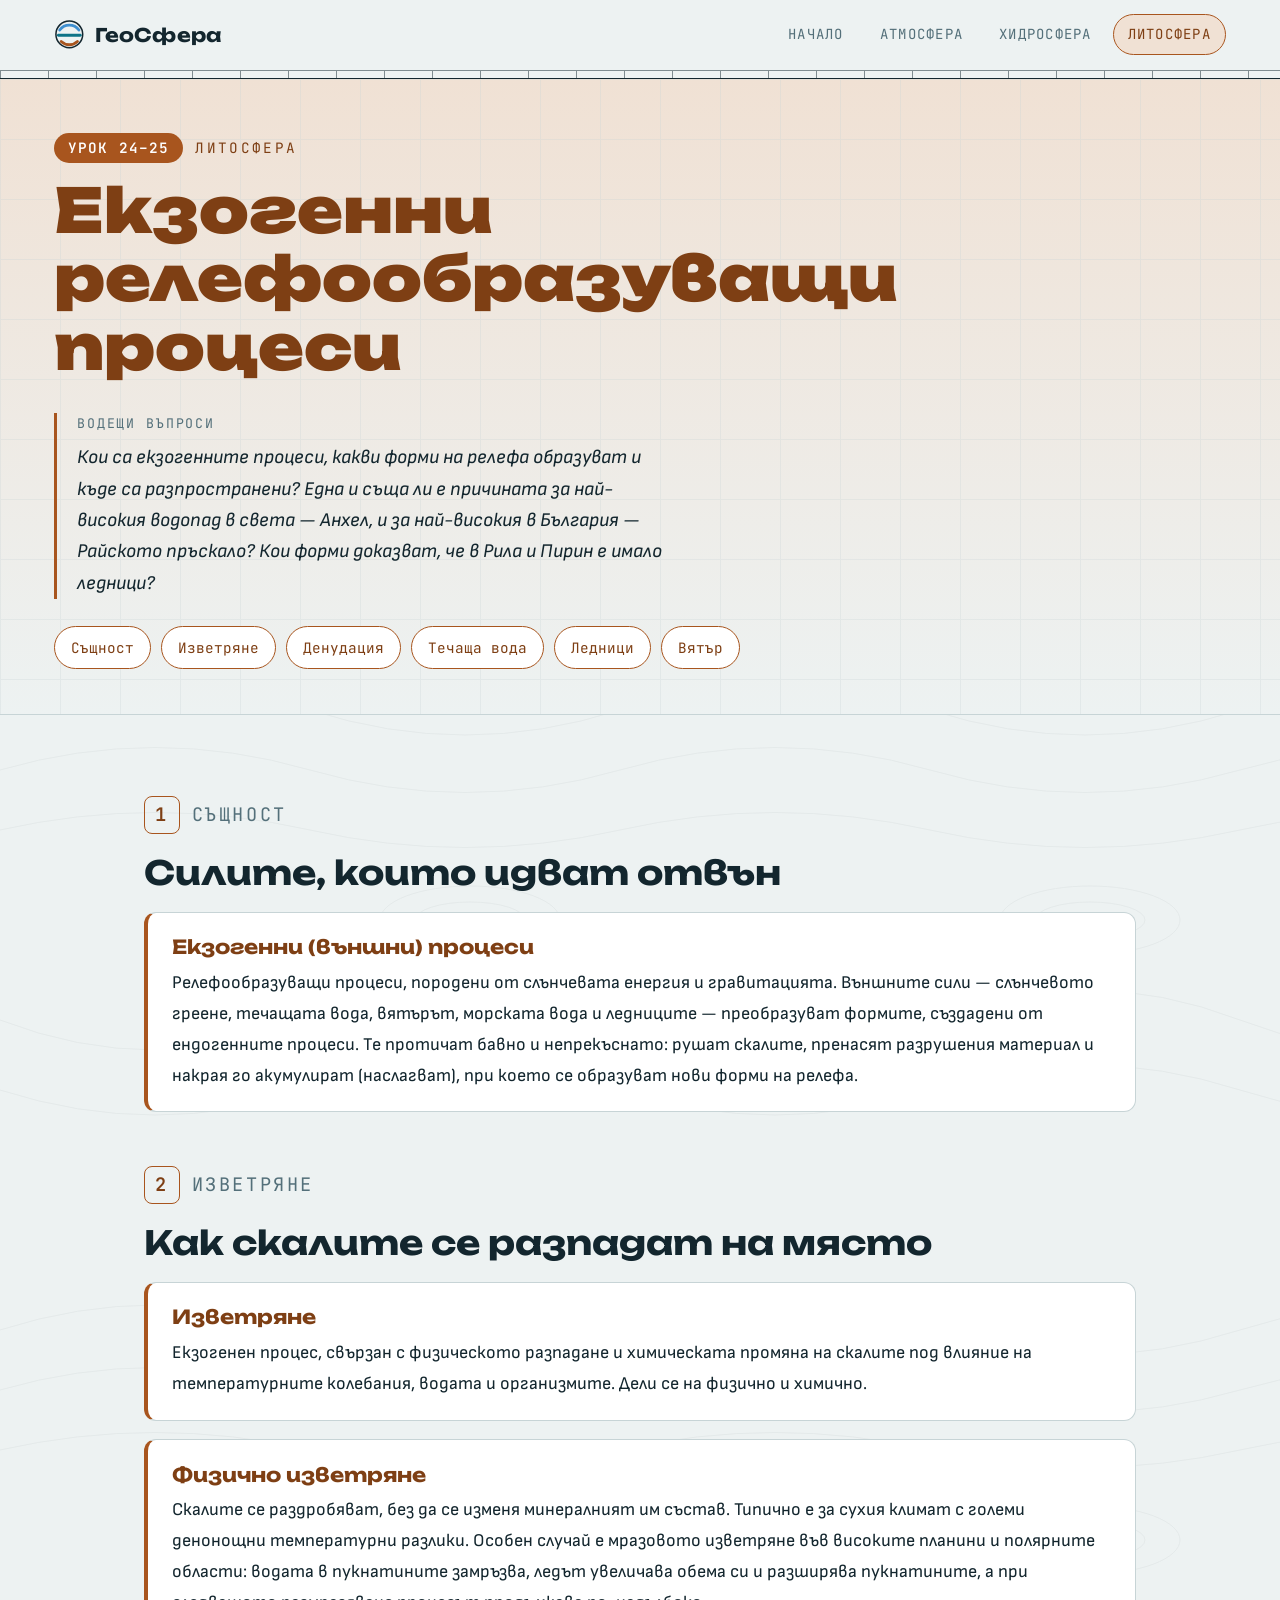
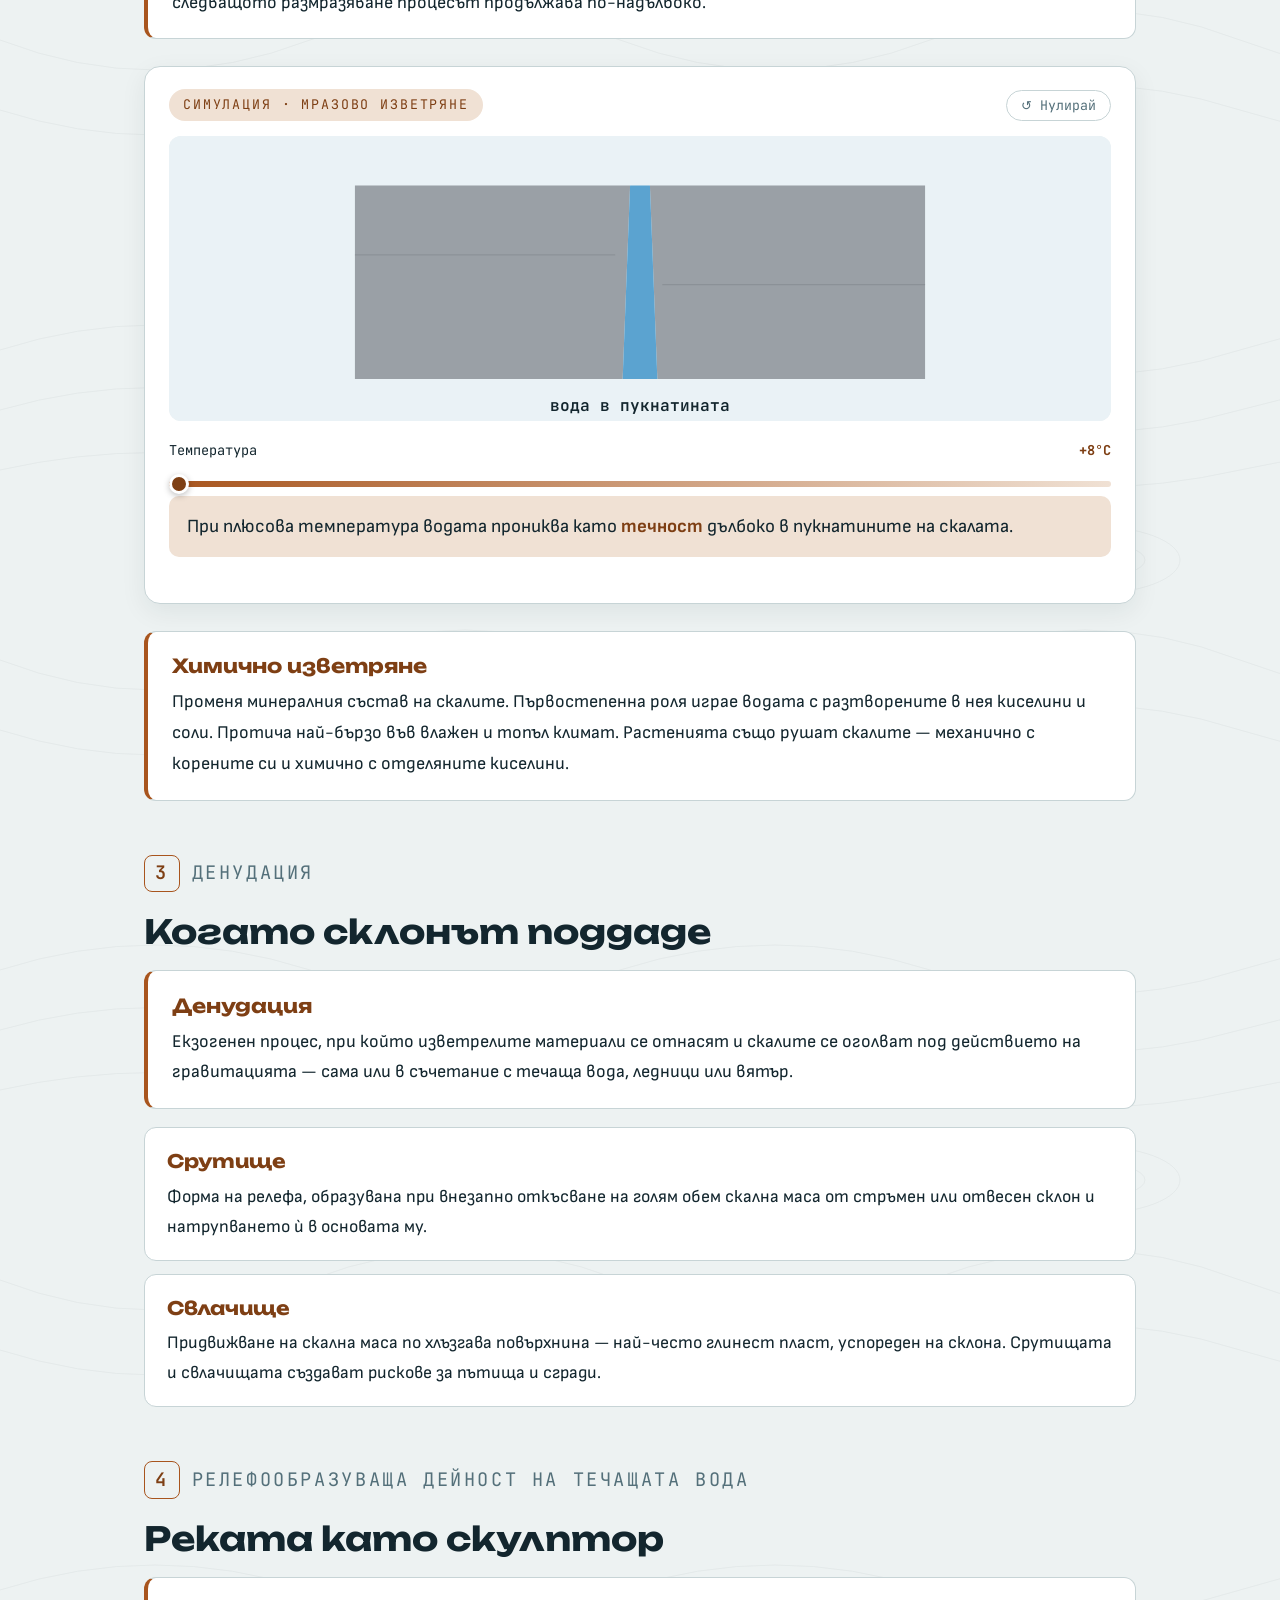
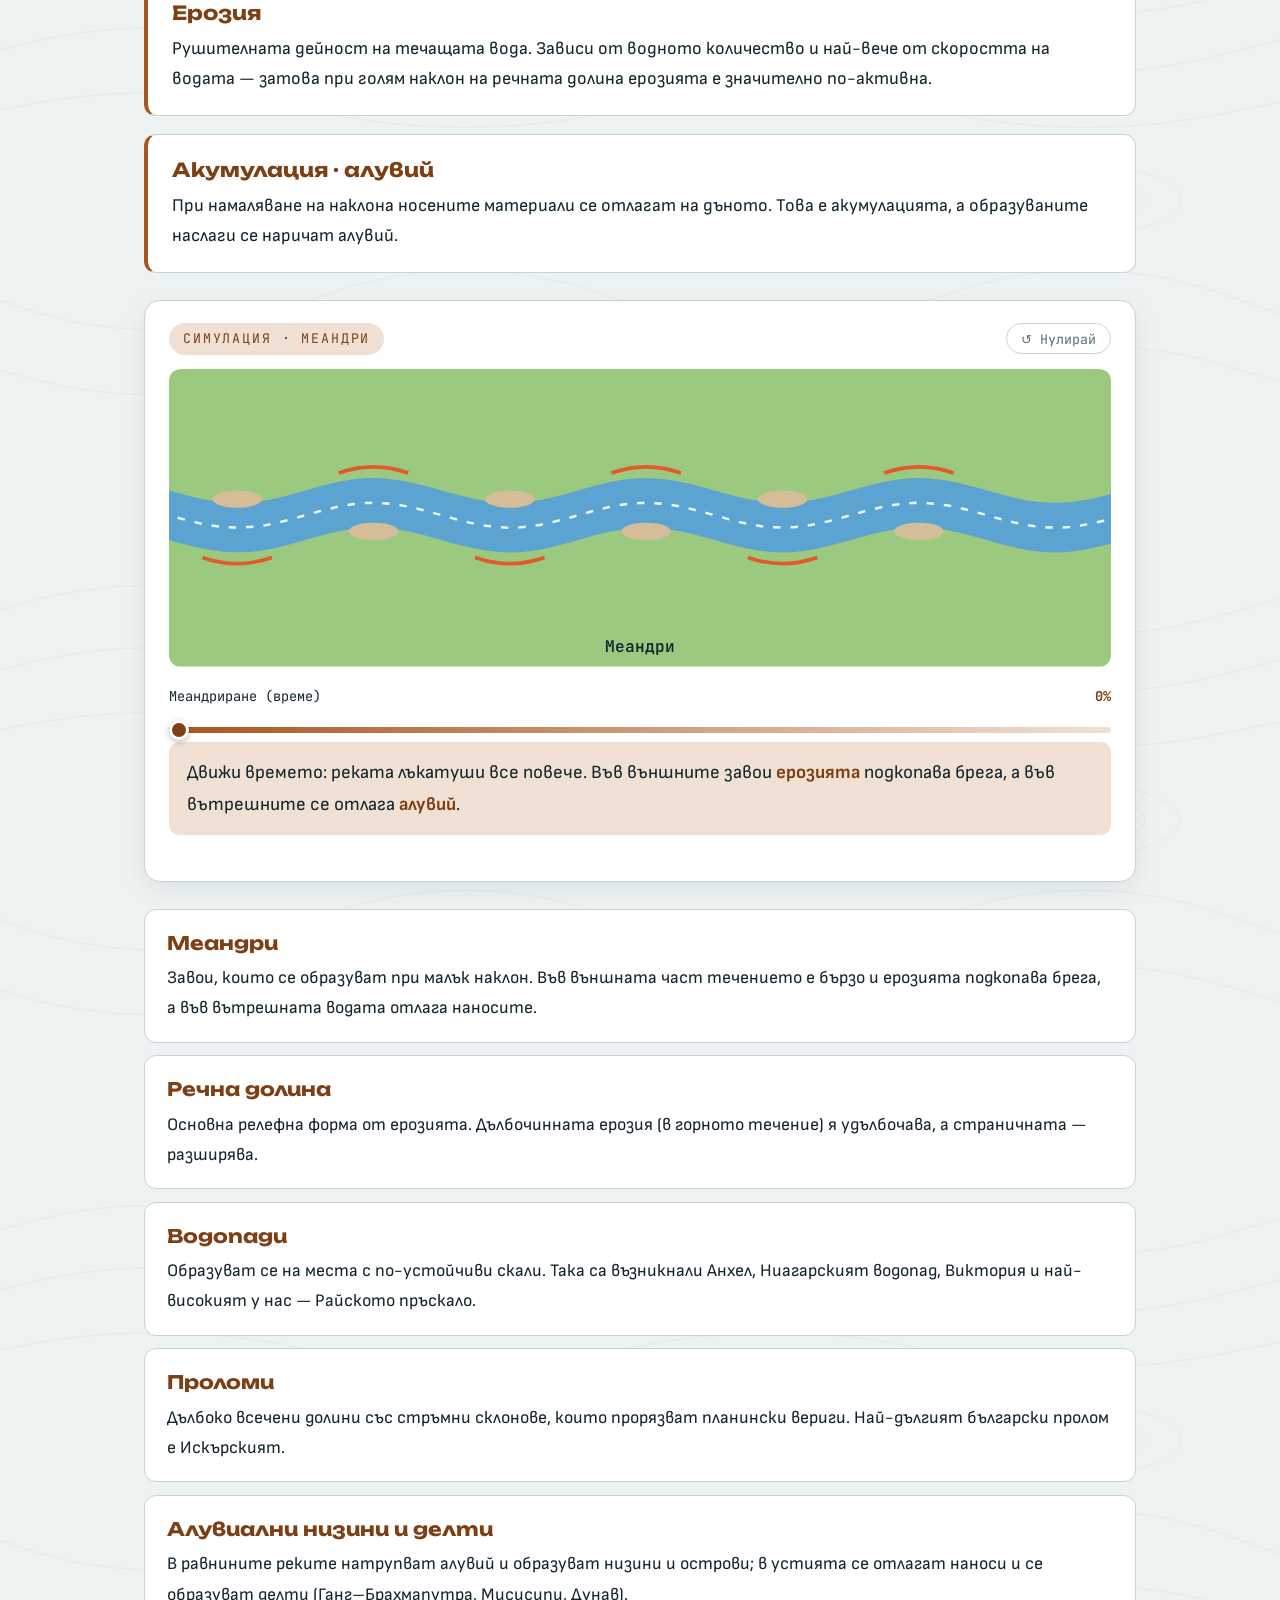
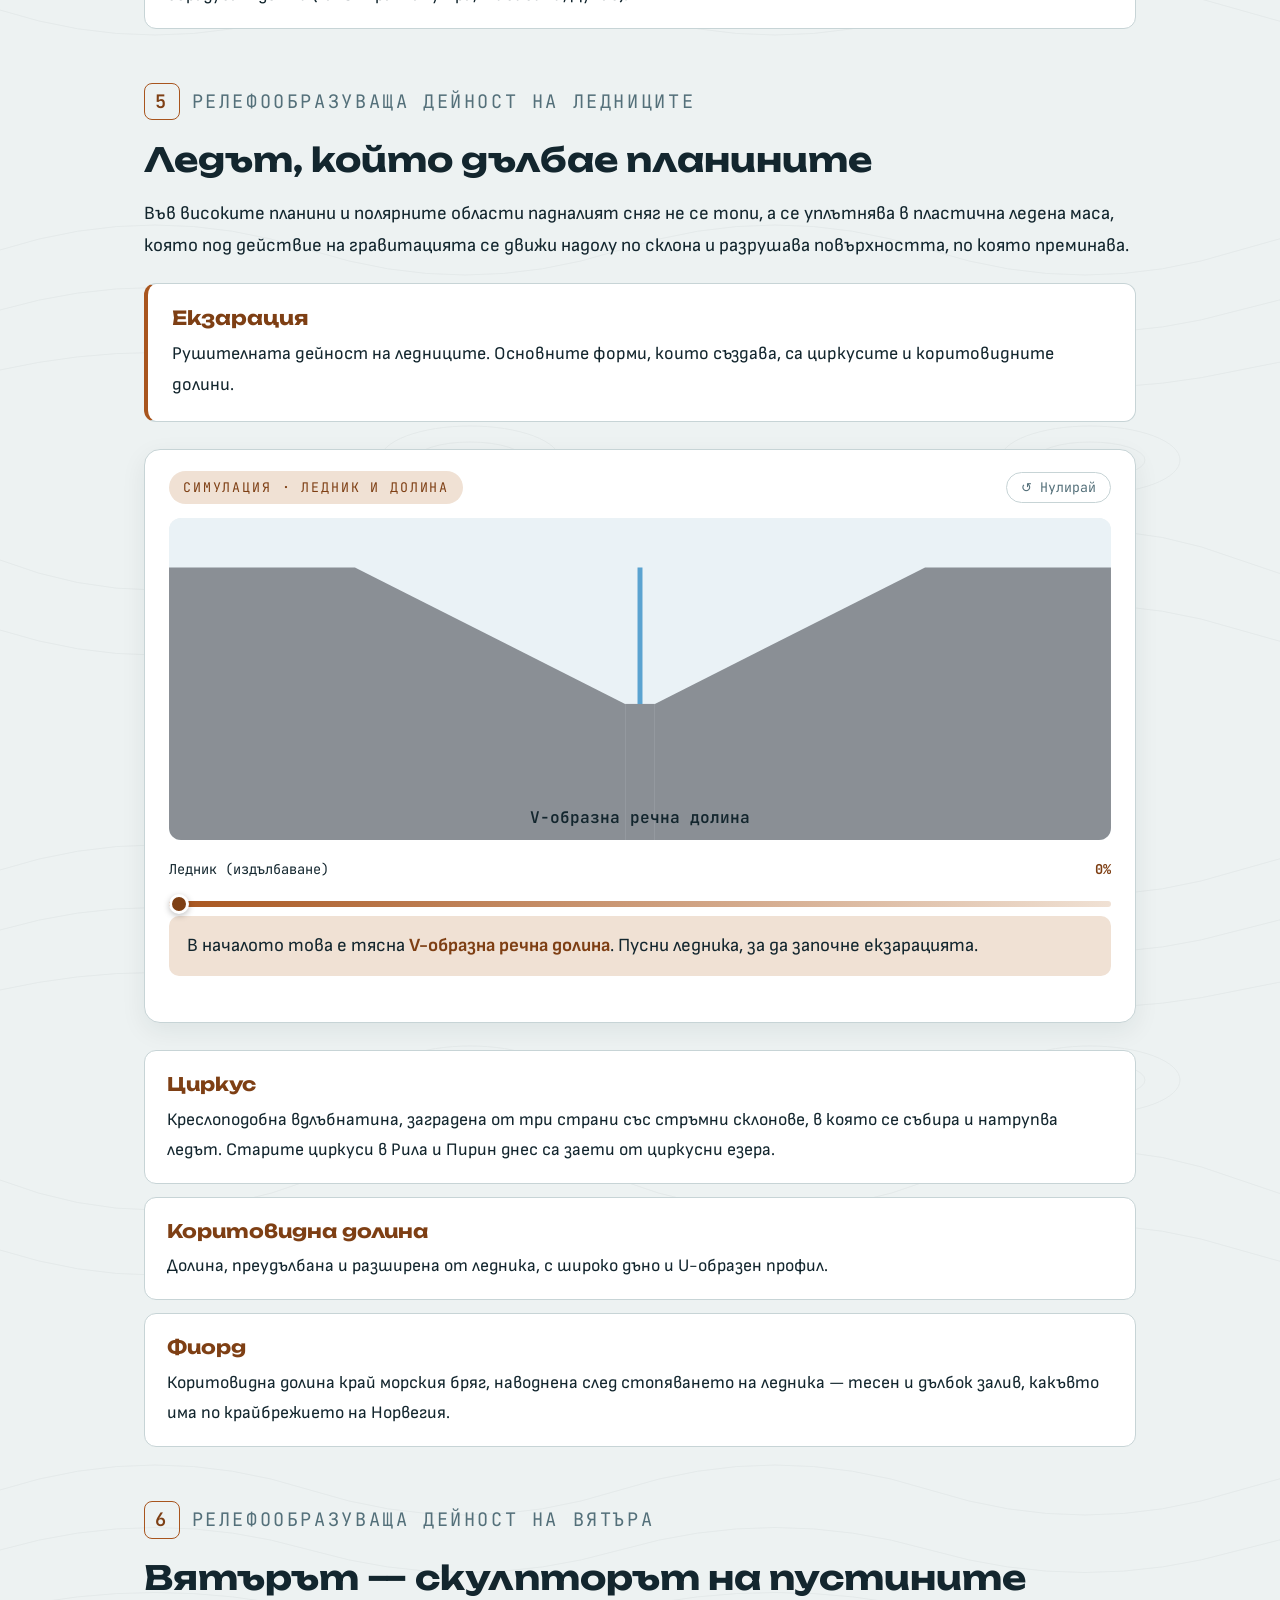
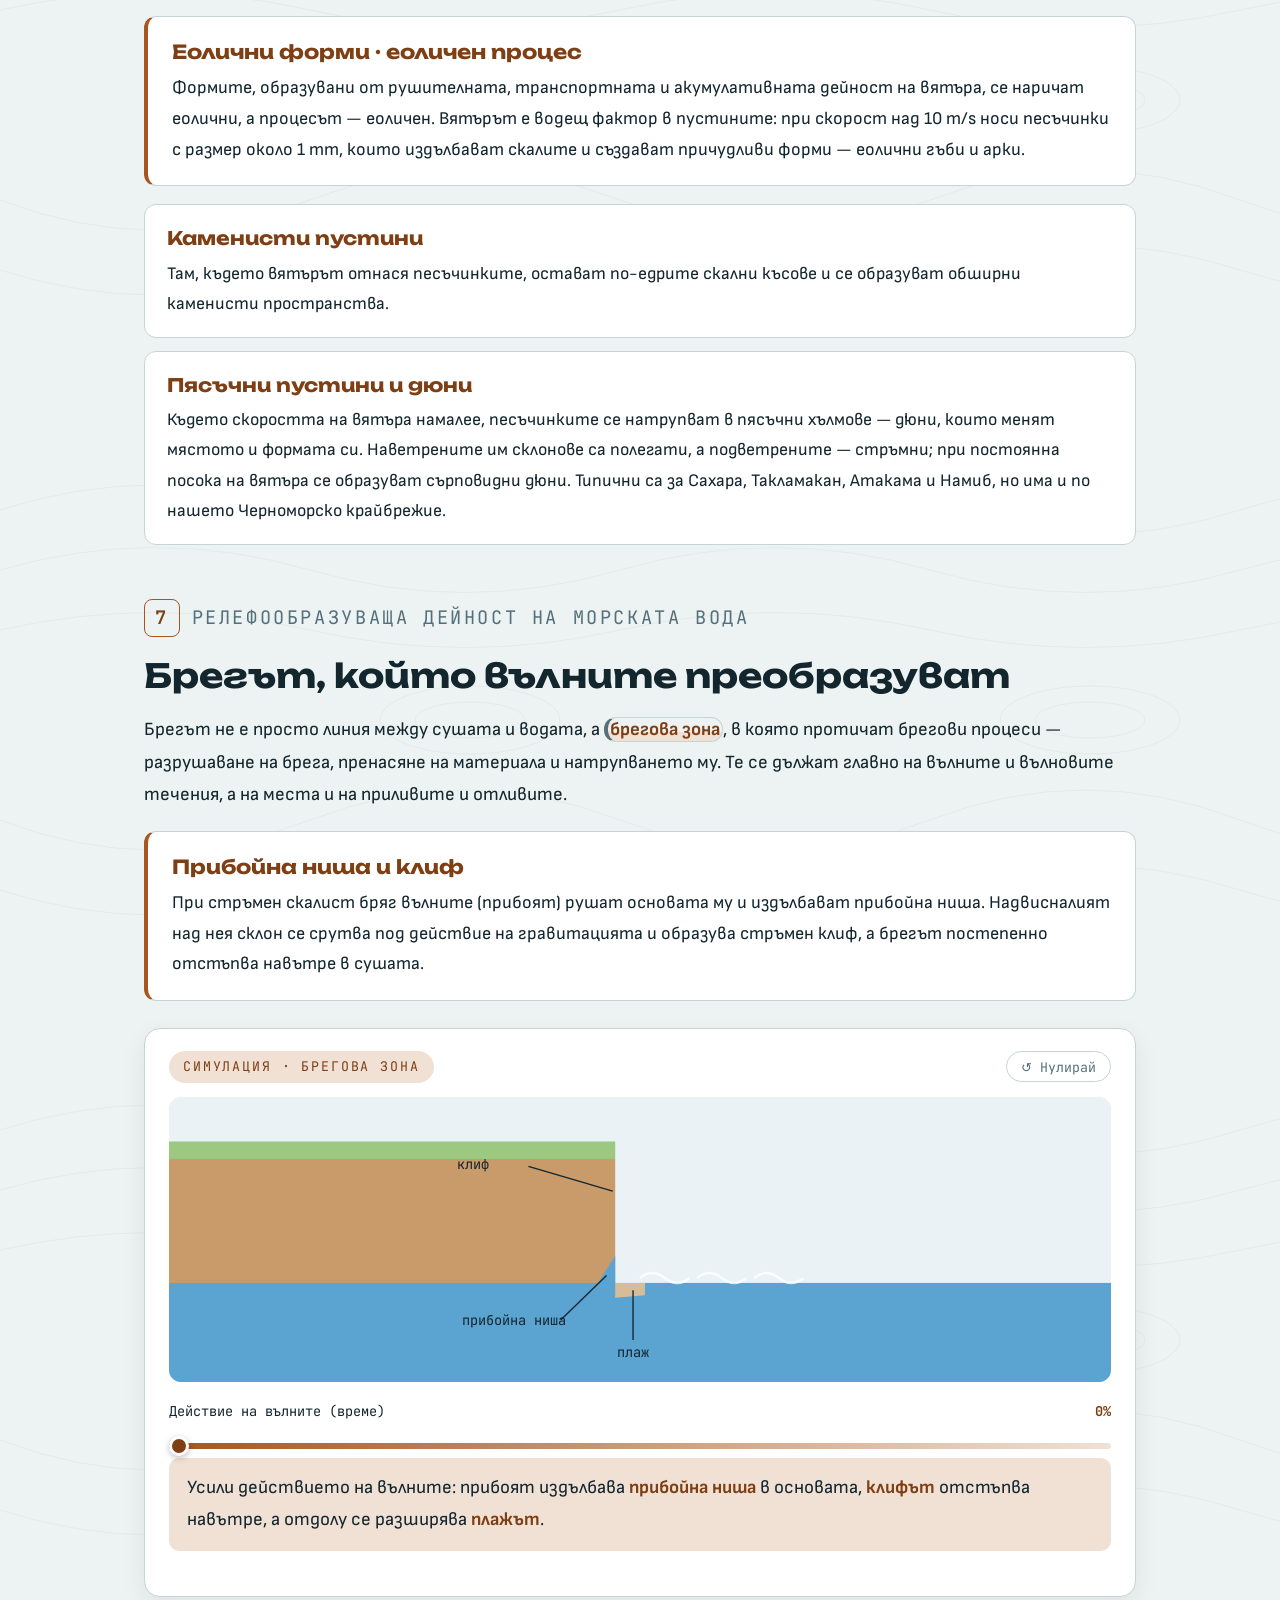
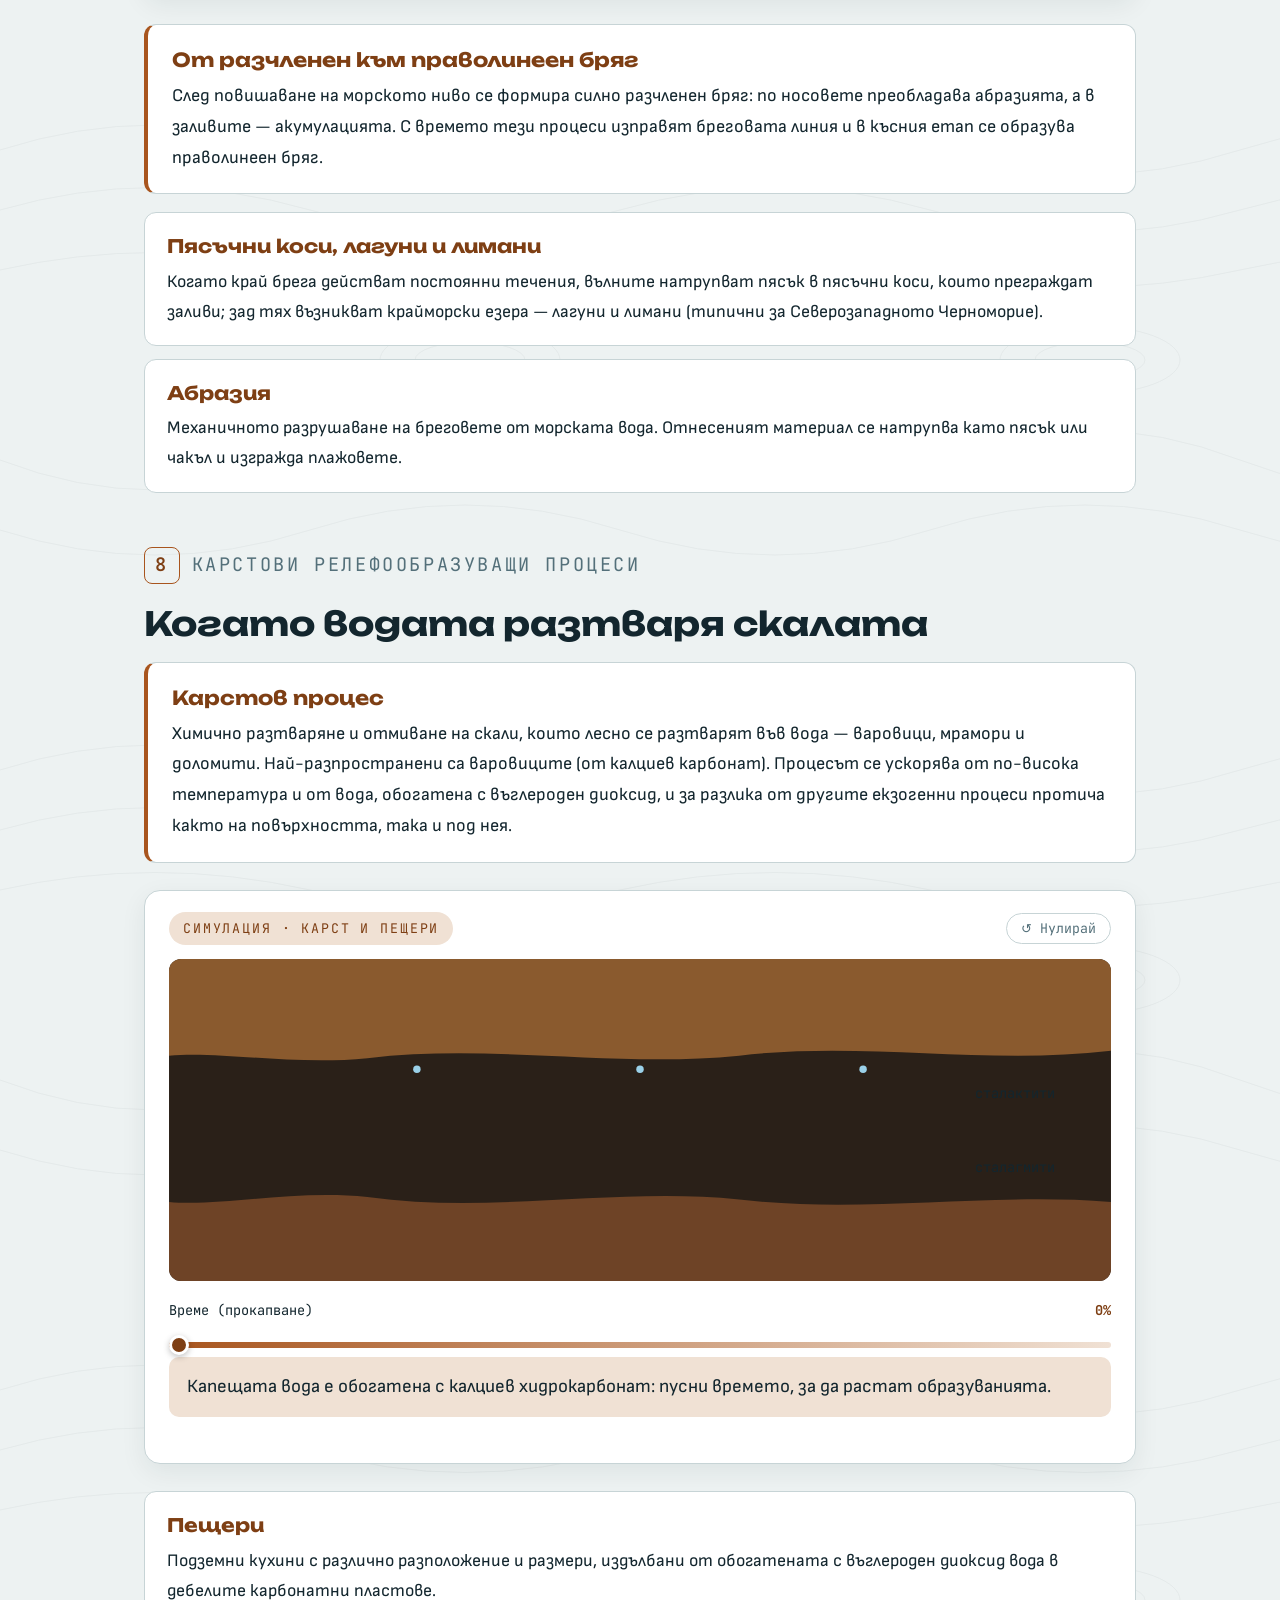
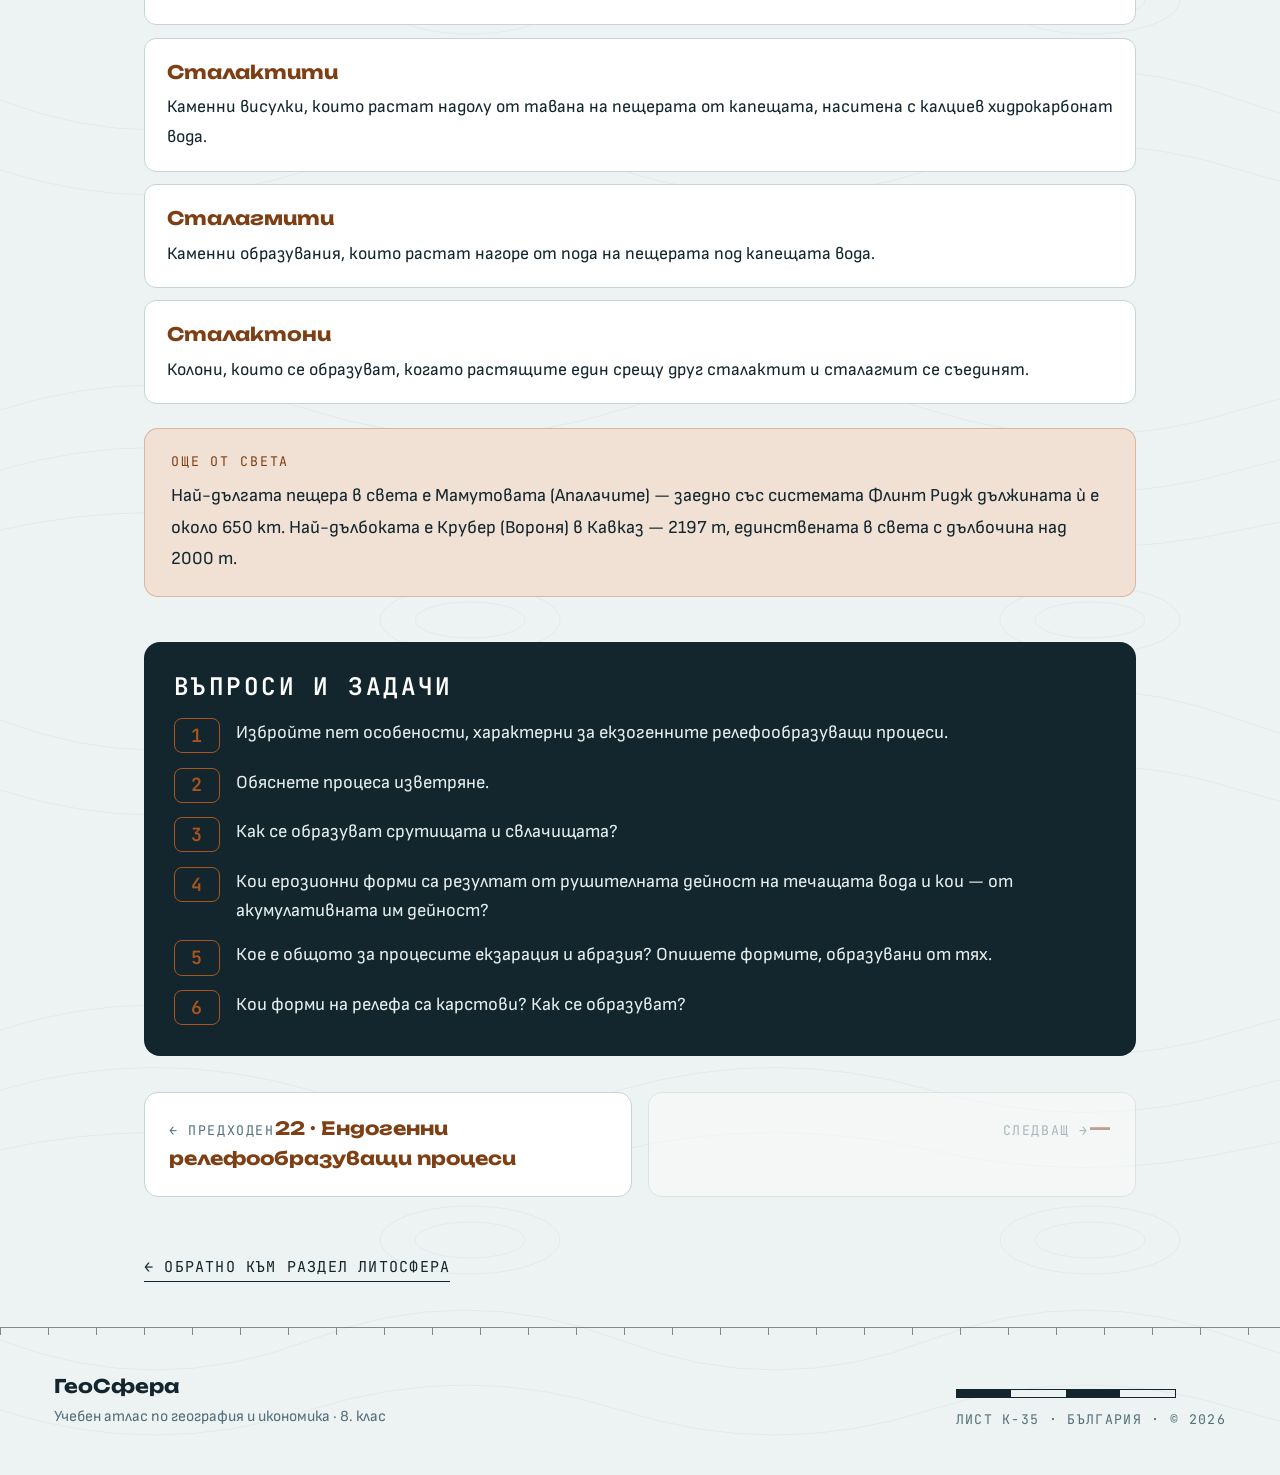
<file: lessons/urok-24-25.html>
<!doctype html>
<html lang="bg">

  <head>
    <meta charset="utf-8">
    <meta name="viewport" content="width=device-width, initial-scale=1">
    <title>Урок 24–25 · Екзогенни релефообразуващи процеси · ГеоСфера</title>
    <link rel="preconnect" href="https://fonts.googleapis.com">
    <link rel="preconnect" href="https://fonts.gstatic.com" crossorigin>
    <link href="https://fonts.googleapis.com/css2?family=Unbounded:wght@500;700;900&family=Sofia+Sans:ital,wght@0,400;0,500;0,700;1,400&family=JetBrains+Mono:wght@400;600&display=swap" rel="stylesheet">
    <link rel="stylesheet" href="../styles.css">
    <style>
      .article.wrap {
        max-width: 1040px
      }

      .sim {
        background: #fff;
        border: 1px solid var(--line);
        border-radius: 16px;
        padding: 2.4vh 24px 2.8vh;
        margin: 3vh 0;
        box-shadow: 0 8px 26px rgba(19, 38, 46, .07)
      }

      .sim-bar {
        display: flex;
        align-items: center;
        justify-content: space-between;
        gap: 12px;
        margin-bottom: 1.6vh;
        flex-wrap: wrap
      }

      .sim-tag {
        font-family: var(--mono);
        font-size: clamp(74%, .85vw, 82%);
        text-transform: uppercase;
        letter-spacing: .14em;
        color: var(--accent-deep);
        background: var(--accent-soft);
        padding: .6vh 14px;
        border-radius: 999px
      }

      .sim-reset {
        font-family: var(--mono);
        font-size: clamp(74%, .85vw, 82%);
        color: var(--muted);
        background: none;
        border: 1px solid var(--line);
        border-radius: 999px;
        padding: .6vh 14px;
        cursor: pointer;
        transition: .2s
      }

      .sim-reset:hover {
        border-color: var(--accent);
        color: var(--accent-deep)
      }

      .sim-svg {
        width: 100%;
        height: auto;
        display: block;
        background: var(--paper);
        border-radius: 12px
      }

      .sim-controls {
        display: flex;
        flex-wrap: wrap;
        gap: 18px 26px;
        align-items: end;
        margin-top: 2vh
      }

      .sim-field {
        flex: 1 1 240px;
        min-width: 210px
      }

      .sim-field label {
        display: flex;
        justify-content: space-between;
        gap: 10px;
        font-family: var(--mono);
        font-size: clamp(76%, .86vw, 84%);
        color: var(--ink);
        margin-bottom: .7vh
      }

      .sim-field label b {
        color: var(--accent-deep)
      }

      .sim-range {
        width: 100%;
        -webkit-appearance: none;
        appearance: none;
        height: 6px;
        border-radius: 999px;
        background: linear-gradient(90deg, var(--accent), var(--accent-soft));
        outline: none;
        margin: 0
      }

      .sim-range::-webkit-slider-thumb {
        -webkit-appearance: none;
        width: 20px;
        height: 20px;
        border-radius: 50%;
        background: var(--accent-deep);
        cursor: pointer;
        border: 3px solid #fff;
        box-shadow: 0 2px 6px rgba(0, 0, 0, .25)
      }

      .sim-range::-moz-range-thumb {
        width: 20px;
        height: 20px;
        border-radius: 50%;
        background: var(--accent-deep);
        cursor: pointer;
        border: 3px solid #fff
      }

      .sim-toggle {
        display: inline-flex;
        border: 1px solid var(--accent);
        border-radius: 999px;
        overflow: hidden;
        flex-wrap: wrap
      }

      .sim-toggle button {
        font-family: var(--mono);
        font-size: clamp(76%, .88vw, 86%);
        padding: 1vh 18px;
        background: #fff;
        border: none;
        cursor: pointer;
        color: var(--accent-deep);
        transition: .2s
      }

      .sim-toggle button.on {
        background: var(--accent);
        color: #fff
      }

      .sim-live {
        margin-top: 1.8vh;
        font-size: clamp(96%, 1.08vw, 106%);
        line-height: 1.6;
        color: var(--ink);
        background: var(--accent-soft);
        border-radius: 10px;
        padding: 1.6vh 18px
      }

      .sim-live b {
        color: var(--accent-deep)
      }

      .sl {
        font-family: var(--mono);
        font-size: 13px;
        fill: var(--ink)
      }

      .sl.sm {
        font-size: 11px
      }

      .sl.wt {
        fill: #fff
      }

    </style>
  </head>

  <body data-view="litosfera">

    <header class="topbar">
      <div class="wrap topbar-inner">
        <a class="brand" href="../index.html">
          <svg viewBox="0 0 32 32" fill="none" stroke-linecap="round" aria-hidden="true">
            <circle cx="16" cy="16" r="14" stroke="#13262E" stroke-width="1.6" />
            <path d="M6 11.5a12.4 12.4 0 0 1 20 0" stroke="#3E8FD0" stroke-width="3" />
            <path d="M4.6 17h22.8" stroke="#0D7387" stroke-width="3" />
            <path d="M7.5 23.5a12.4 12.4 0 0 0 17 0" stroke="#A8551E" stroke-width="3" />
          </svg>
          ГеоСфера
        </a>
        <nav class="nav" aria-label="Основна навигация">
          <a href="../index.html">Начало</a>
          <a href="../atmosfera.html">Атмосфера</a>
          <a href="../hidrosfera.html">Хидросфера</a>
          <a href="../litosfera.html" class="on" aria-current="page">Литосфера</a>
        </nav>
      </div>
      <div class="ticks" aria-hidden="true"></div>
    </header>

    <main>

      <section class="page">
        <div class="lesson-hero">
          <div class="wrap lh-inner">
            <p class="lh-tag"><span class="num">Урок 24–25</span> Литосфера</p>
            <h1 class="lh-title">Екзогенни релефообразуващи процеси</h1>
            <div class="lh-questions">
              <span class="qlbl">Водещи въпроси</span>
              <p>Кои са екзогенните процеси, какви форми на релефа образуват и къде са разпространени? Една и съща ли е причината за най-високия водопад в света — Анхел, и за най-високия в България — Райското пръскало? Кои форми доказват, че в Рила и Пирин е имало ледници?</p>
            </div>
            <div class="toc">
              <a href="#sashtnost">Същност</a>
              <a href="#izvetryane">Изветряне</a>
              <a href="#denudacia">Денудация</a>
              <a href="#voda">Течаща вода</a>
              <a href="#lednici">Ледници</a>
              <a href="#vyatar">Вятър</a>
            </div>
          </div>
        </div>

        <article class="article wrap">

          <div class="sec" id="sashtnost">
            <p class="sec-eyebrow"><span class="sn">1</span> Същност</p>
            <h3>Силите, които идват отвън</h3>
            <div class="defbox"><span class="def-term">Екзогенни (външни) процеси</span>
              <p>Релефообразуващи процеси, породени от слънчевата енергия и гравитацията. Външните сили — слънчевото греене, течащата вода, вятърът, морската вода и ледниците — преобразуват формите, създадени от ендогенните процеси. Те протичат бавно и непрекъснато: рушат скалите, пренасят разрушения материал и накрая го акумулират (наслагват), при което се образуват нови форми на релефа.</p>
            </div>
          </div>

          <div class="sec" id="izvetryane">
            <p class="sec-eyebrow"><span class="sn">2</span> Изветряне</p>
            <h3>Как скалите се разпадат на място</h3>
            <div class="defbox"><span class="def-term">Изветряне</span>
              <p>Екзогенен процес, свързан с физическото разпадане и химическата промяна на скалите под влияние на температурните колебания, водата и организмите. Дели се на физично и химично.</p>
            </div>
            <div class="defbox"><span class="def-term">Физично изветряне</span>
              <p>Скалите се раздробяват, без да се изменя минералният им състав. Типично е за сухия климат с големи денонощни температурни разлики. Особен случай е мразовото изветряне във високите планини и полярните области: водата в пукнатините замръзва, ледът увеличава обема си и разширява пукнатините, а при следващото размразяване процесът продължава по-надълбоко.</p>
            </div>

            <div class="sim" id="sim-frost">
              <div class="sim-bar"><span class="sim-tag">Симулация · мразово изветряне</span>
                <button class="sim-reset" data-r="frost">↺ Нулирай</button>
              </div>
              <svg class="sim-svg" id="frost-svg" viewBox="0 0 760 230" role="img" aria-label="Симулация на мразово изветряне">
                <rect x="0" y="0" width="760" height="230" fill="#EAF2F6" />
                <rect id="frost-snow" x="0" y="0" width="760" height="230" fill="#fff" opacity="0" />
                <polygon id="frost-left" points="150,40 372,40 366,196 150,196" fill="#9AA0A6" />
                <g id="frost-right">
                  <polygon points="388,40 610,40 610,196 394,196" fill="#9AA0A6" />
                </g>
                <polygon id="frost-crack" points="372,40 388,40 394,196 366,196" fill="#5BA3D0" stroke="none" />
                <g id="frost-chip" opacity="0">
                  <polygon points="392,42 446,42 420,86" fill="#8A8F95" />
                </g>
                <g stroke="#7E8489" stroke-width="1" opacity=".5">
                  <line x1="150" y1="96" x2="360" y2="96" />
                  <line x1="398" y1="120" x2="610" y2="120" />
                </g>
                <text id="frost-state" x="380" y="222" class="sl" text-anchor="middle" font-weight="600" fill="#0A5A6B">вода в пукнатината</text>
              </svg>
              <div class="sim-controls">
                <div class="sim-field">
                  <label>Температура <b id="frost-val">+8°C</b></label>
                  <input class="sim-range" id="frost-range" type="range" min="0" max="100" value="0">
                </div>
              </div>
              <p class="sim-live" id="frost-live">Премести надясно към минусовите температури: водата в пукнатината замръзва, ледът се разширява и руши скалата.</p>
            </div>

            <div class="defbox"><span class="def-term">Химично изветряне</span>
              <p>Променя минералния състав на скалите. Първостепенна роля играе водата с разтворените в нея киселини и соли. Протича най-бързо във влажен и топъл климат. Растенията също рушат скалите — механично с корените си и химично с отделяните киселини.</p>
            </div>
          </div>

          <div class="sec" id="denudacia">
            <p class="sec-eyebrow"><span class="sn">3</span> Денудация</p>
            <h3>Когато склонът поддаде</h3>
            <div class="defbox"><span class="def-term">Денудация</span>
              <p>Екзогенен процес, при който изветрелите материали се отнасят и скалите се оголват под действието на гравитацията — сама или в съчетание с течаща вода, ледници или вятър.</p>
            </div>
            <ul class="deflist">
              <li><b>Срутище</b>
                <p>Форма на релефа, образувана при внезапно откъсване на голям обем скална маса от стръмен или отвесен склон и натрупването ѝ в основата му.</p>
              </li>
              <li><b>Свлачище</b>
                <p>Придвижване на скална маса по хлъзгава повърхнина — най-често глинест пласт, успореден на склона. Срутищата и свлачищата създават рискове за пътища и сгради.</p>
              </li>
            </ul>
          </div>

          <div class="sec" id="voda">
            <p class="sec-eyebrow"><span class="sn">4</span> Релефообразуваща дейност на течащата вода</p>
            <h3>Реката като скулптор</h3>
            <div class="defbox"><span class="def-term">Ерозия</span>
              <p>Рушителната дейност на течащата вода. Зависи от водното количество и най-вече от скоростта на водата — затова при голям наклон на речната долина ерозията е значително по-активна.</p>
            </div>
            <div class="defbox"><span class="def-term">Акумулация · алувий</span>
              <p>При намаляване на наклона носените материали се отлагат на дъното. Това е акумулацията, а образуваните наслаги се наричат алувий.</p>
            </div>

            <div class="sim" id="sim-mean">
              <div class="sim-bar"><span class="sim-tag">Симулация · меандри</span>
                <button class="sim-reset" data-r="mean">↺ Нулирай</button>
              </div>
              <svg class="sim-svg" id="mean-svg" viewBox="0 0 760 240" role="img" aria-label="Симулация на меандриране">
                <rect x="0" y="0" width="760" height="240" fill="#9BC97F" />
                <polygon id="mean-river" points="" fill="#5BA3D0" />
                <polyline id="mean-thread" points="" fill="none" stroke="#EAF6FF" stroke-width="2" stroke-dasharray="6 8" />
                <g id="mean-bars" fill="#D6BD9A"></g>
                <g id="mean-ero" stroke="#E2592A" stroke-width="3" fill="none"></g>
                <text x="380" y="228" class="sl" text-anchor="middle" font-weight="600" fill="#0A5A6B">Меандри</text>
              </svg>
              <div class="sim-controls">
                <div class="sim-field">
                  <label>Меандриране (време) <b id="mean-val">0%</b></label>
                  <input class="sim-range" id="mean-range" type="range" min="0" max="100" value="0">
                </div>
              </div>
              <p class="sim-live" id="mean-live">Движи времето: реката лъкатуши все повече. Във външните завои <b>ерозията</b> подкопава брега, а във вътрешните се отлага <b>алувий</b>.</p>
            </div>

            <ul class="deflist">
              <li><b>Меандри</b>
                <p>Завои, които се образуват при малък наклон. Във външната част течението е бързо и ерозията подкопава брега, а във вътрешната водата отлага наносите.</p>
              </li>
              <li><b>Речна долина</b>
                <p>Основна релефна форма от ерозията. Дълбочинната ерозия (в горното течение) я удълбочава, а страничната — разширява.</p>
              </li>
              <li><b>Водопади</b>
                <p>Образуват се на места с по-устойчиви скали. Така са възникнали Анхел, Ниагарският водопад, Виктория и най-високият у нас — Райското пръскало.</p>
              </li>
              <li><b>Проломи</b>
                <p>Дълбоко всечени долини със стръмни склонове, които прорязват планински вериги. Най-дългият български пролом е Искърският.</p>
              </li>
              <li><b>Алувиални низини и делти</b>
                <p>В равнините реките натрупват алувий и образуват низини и острови; в устията се отлагат наноси и се образуват делти (Ганг–Брахмапутра, Мисисипи, Дунав).</p>
              </li>
            </ul>
          </div>

          <div class="sec" id="lednici">
            <p class="sec-eyebrow"><span class="sn">5</span> Релефообразуваща дейност на ледниците</p>
            <h3>Ледът, който дълбае планините</h3>
            <p>Във високите планини и полярните области падналият сняг не се топи, а се уплътнява в пластична ледена маса, която под действие на гравитацията се движи надолу по склона и разрушава повърхността, по която преминава.</p>
            <div class="defbox"><span class="def-term">Екзарация</span>
              <p>Рушителната дейност на ледниците. Основните форми, които създава, са циркусите и коритовидните долини.</p>
            </div>

            <div class="sim" id="sim-glac">
              <div class="sim-bar"><span class="sim-tag">Симулация · ледник и долина</span>
                <button class="sim-reset" data-r="glac">↺ Нулирай</button>
              </div>
              <svg class="sim-svg" id="glac-svg" viewBox="0 0 760 260" role="img" aria-label="Симулация на ледниково издълбаване">
                <rect x="0" y="0" width="760" height="260" fill="#EAF2F6" />
                <g id="glac-walls"></g>
                <polygon id="glac-ice" points="" fill="#B8DCEC" opacity="0" />
                <path id="glac-river" d="" stroke="#5BA3D0" stroke-width="4" fill="none" />
                <path id="glac-cirque" d="" fill="#8FD0DA" opacity="0" />
                <text id="glac-l1" x="155" y="40" class="sl sm" text-anchor="middle" fill="#0A5A6B" opacity="0">циркус</text>
                <text id="glac-l2" x="380" y="246" class="sl" text-anchor="middle" font-weight="600" fill="#5F2E0C">V-образна речна долина</text>
              </svg>
              <div class="sim-controls">
                <div class="sim-field">
                  <label>Ледник (издълбаване) <b id="glac-val">0%</b></label>
                  <input class="sim-range" id="glac-range" type="range" min="0" max="100" value="0">
                </div>
              </div>
              <p class="sim-live" id="glac-live">Пусни ледника надолу: чрез <b>екзарация</b> той преобразува тясната V-образна речна долина в широка <b>U-образна коритовидна долина</b>, а отгоре оставя <b>циркус</b>.</p>
            </div>

            <ul class="deflist">
              <li><b>Циркус</b>
                <p>Креслоподобна вдлъбнатина, заградена от три страни със стръмни склонове, в която се събира и натрупва ледът. Старите циркуси в Рила и Пирин днес са заети от циркусни езера.</p>
              </li>
              <li><b>Коритовидна долина</b>
                <p>Долина, преудълбана и разширена от ледника, с широко дъно и U-образен профил.</p>
              </li>
              <li><b>Фиорд</b>
                <p>Коритовидна долина край морския бряг, наводнена след стопяването на ледника — тесен и дълбок залив, какъвто има по крайбрежието на Норвегия.</p>
              </li>
            </ul>
          </div>

          <div class="sec" id="vyatar">
            <p class="sec-eyebrow"><span class="sn">6</span> Релефообразуваща дейност на вятъра</p>
            <h3>Вятърът — скулпторът на пустините</h3>
            <div class="defbox"><span class="def-term">Еолични форми · еоличен процес</span>
              <p>Формите, образувани от рушителната, транспортната и акумулативната дейност на вятъра, се наричат еолични, а процесът — еоличен. Вятърът е водещ фактор в пустините: при скорост над 10 m/s носи песъчинки с размер около 1 mm, които издълбават скалите и създават причудливи форми — еолични гъби и арки.</p>
            </div>
            <ul class="deflist">
              <li><b>Каменисти пустини</b>
                <p>Там, където вятърът отнася песъчинките, остават по-едрите скални късове и се образуват обширни каменисти пространства.</p>
              </li>
              <li><b>Пясъчни пустини и дюни</b>
                <p>Където скоростта на вятъра намалее, песъчинките се натрупват в пясъчни хълмове — дюни, които менят мястото и формата си. Наветрените им склонове са полегати, а подветрените — стръмни; при постоянна посока на вятъра се образуват сърповидни дюни. Типични са за Сахара, Такламакан, Атакама и Намиб, но има и по нашето Черноморско крайбрежие.</p>
              </li>
            </ul>
          </div>

          <div class="sec" id="more">
            <p class="sec-eyebrow"><span class="sn">7</span> Релефообразуваща дейност на морската вода</p>
            <h3>Брегът, който вълните преобразуват</h3>
            <p>Брегът не е просто линия между сушата и водата, а <span class="term">брегова зона</span>, в която протичат брегови процеси — разрушаване на брега, пренасяне на материала и натрупването му. Те се дължат главно на вълните и вълновите течения, а на места и на приливите и отливите.</p>
            <div class="defbox"><span class="def-term">Прибойна ниша и клиф</span>
              <p>При стръмен скалист бряг вълните (прибоят) рушат основата му и издълбават прибойна ниша. Надвисналият над нея склон се срутва под действие на гравитацията и образува стръмен клиф, а брегът постепенно отстъпва навътре в сушата.</p>
            </div>

            <div class="sim" id="sim-coast">
              <div class="sim-bar"><span class="sim-tag">Симулация · брегова зона</span>
                <button class="sim-reset" data-r="coast">↺ Нулирай</button>
              </div>
              <svg class="sim-svg" id="coast-svg" viewBox="0 0 760 230" role="img" aria-label="Симулация на морска абразия">
                <rect x="0" y="0" width="760" height="230" fill="#EAF2F6" />
                <rect x="0" y="150" width="760" height="80" fill="#5BA3D0" />
                <polygon id="coast-plat" points="" fill="#D6BD9A" />
                <polygon id="coast-land" points="" fill="#C99A6A" />
                <polygon id="coast-land2" points="" fill="#9BC97F" />
                <polygon id="coast-notch" points="" fill="#5BA3D0" />
                <g id="coast-waves" stroke="#fff" stroke-width="2" fill="none" opacity=".8"></g>
                <g stroke="#13262E" stroke-width="1.1">
                  <line id="coast-lc" x1="0" y1="0" x2="0" y2="0" />
                  <line id="coast-ln" x1="0" y1="0" x2="0" y2="0" />
                  <line id="coast-lp" x1="0" y1="0" x2="0" y2="0" />
                </g>
                <text id="coast-tc" class="sl sm">клиф</text>
                <text id="coast-tn" class="sl sm">прибойна ниша</text>
                <text id="coast-tp" class="sl sm">плаж</text>
              </svg>
              <div class="sim-controls">
                <div class="sim-field">
                  <label>Действие на вълните (време) <b id="coast-val">0%</b></label>
                  <input class="sim-range" id="coast-range" type="range" min="0" max="100" value="0">
                </div>
              </div>
              <p class="sim-live" id="coast-live">Усили действието на вълните: прибоят издълбава <b>прибойна ниша</b> в основата, <b>клифът</b> отстъпва навътре, а отдолу се разширява <b>плажът</b>.</p>
            </div>

            <div class="defbox"><span class="def-term">От разчленен към праволинеен бряг</span>
              <p>След повишаване на морското ниво се формира силно разчленен бряг: по носовете преобладава абразията, а в заливите — акумулацията. С времето тези процеси изправят бреговата линия и в късния етап се образува праволинеен бряг.</p>
            </div>
            <ul class="deflist">
              <li><b>Пясъчни коси, лагуни и лимани</b>
                <p>Когато край брега действат постоянни течения, вълните натрупват пясък в пясъчни коси, които преграждат заливи; зад тях възникват крайморски езера — лагуни и лимани (типични за Северозападното Черноморие).</p>
              </li>
              <li><b>Абразия</b>
                <p>Механичното разрушаване на бреговете от морската вода. Отнесеният материал се натрупва като пясък или чакъл и изгражда плажовете.</p>
              </li>
            </ul>
          </div>

          <div class="sec" id="karst">
            <p class="sec-eyebrow"><span class="sn">8</span> Карстови релефообразуващи процеси</p>
            <h3>Когато водата разтваря скалата</h3>
            <div class="defbox"><span class="def-term">Карстов процес</span>
              <p>Химично разтваряне и отмиване на скали, които лесно се разтварят във вода — варовици, мрамори и доломити. Най-разпространени са варовиците (от калциев карбонат). Процесът се ускорява от по-висока температура и от вода, обогатена с въглероден диоксид, и за разлика от другите екзогенни процеси протича както на повърхността, така и под нея.</p>
            </div>

            <div class="sim" id="sim-karst">
              <div class="sim-bar"><span class="sim-tag">Симулация · карст и пещери</span>
                <button class="sim-reset" data-r="karst">↺ Нулирай</button>
              </div>
              <svg class="sim-svg" id="karst-svg" viewBox="0 0 760 260" role="img" aria-label="Симулация на пещерни образувания">
                <rect x="0" y="0" width="760" height="260" fill="#2A2018" />
                <path d="M0 0 L760 0 L760 74 C660 86 560 66 460 78 C360 88 260 68 160 80 C100 86 40 74 0 78 Z" fill="#8A5A2E" />
                <path d="M0 260 L760 260 L760 196 C660 188 560 206 460 194 C360 184 260 206 160 192 C100 186 40 200 0 196 Z" fill="#6E4326" />
                <g id="karst-stage"></g>
                <text id="karst-l1" x="650" y="112" class="sl sm" fill="#E8D6BE">сталактити</text>
                <text id="karst-l2" x="650" y="172" class="sl sm" fill="#E8D6BE">сталагмити</text>
                <text id="karst-l3" x="200" y="146" class="sl sm" text-anchor="middle" fill="#FFD34B" opacity="0">сталактон</text>
              </svg>
              <div class="sim-controls">
                <div class="sim-field">
                  <label>Време (прокапване) <b id="karst-val">0%</b></label>
                  <input class="sim-range" id="karst-range" type="range" min="0" max="100" value="0">
                </div>
              </div>
              <p class="sim-live" id="karst-live">Капещата вода е обогатена с калциев хидрокарбонат: пусни времето, за да растат образуванията.</p>
            </div>

            <ul class="deflist">
              <li><b>Пещери</b>
                <p>Подземни кухини с различно разположение и размери, издълбани от обогатената с въглероден диоксид вода в дебелите карбонатни пластове.</p>
              </li>
              <li><b>Сталактити</b>
                <p>Каменни висулки, които растат надолу от тавана на пещерата от капещата, наситена с калциев хидрокарбонат вода.</p>
              </li>
              <li><b>Сталагмити</b>
                <p>Каменни образувания, които растат нагоре от пода на пещерата под капещата вода.</p>
              </li>
              <li><b>Сталактони</b>
                <p>Колони, които се образуват, когато растящите един срещу друг сталактит и сталагмит се съединят.</p>
              </li>
            </ul>
            <div class="factbox">
              <p class="fb-lbl">Още от света</p>
              <p>Най-дългата пещера в света е Мамутовата (Апалачите) — заедно със системата Флинт Ридж дължината ѝ е около 650 km. Най-дълбоката е Крубер (Вороня) в Кавказ — 2197 m, единствената в света с дълбочина над 2000 m.</p>
            </div>
          </div>

          <div class="tasks">
            <h3>Въпроси и задачи</h3>
            <ol>
              <li>Избройте пет особености, характерни за екзогенните релефообразуващи процеси.</li>
              <li>Обяснете процеса изветряне.</li>
              <li>Как се образуват срутищата и свлачищата?</li>
              <li>Кои ерозионни форми са резултат от рушителната дейност на течащата вода и кои — от акумулативната им дейност?</li>
              <li>Кое е общото за процесите екзарация и абразия? Опишете формите, образувани от тях.</li>
              <li>Кои форми на релефа са карстови? Как се образуват?</li>
            </ol>
          </div>

          <nav class="lnav" aria-label="Между уроците">
            <a class="prev" href="urok-22.html"><span class="dir">← Предходен</span><span class="ttl">22 · Ендогенни релефообразуващи процеси</span></a>
            <a class="next disabled"><span class="dir">Следващ →</span><span class="ttl">—</span></a>
          </nav>
          <a class="back" href="../litosfera.html">← Обратно към раздел Литосфера</a>
        </article>
      </section>
    </main>

    <footer class="footer">
      <div class="ticks" aria-hidden="true"></div>
      <div class="wrap footer-grid">
        <div>
          <p class="fbrand">ГеоСфера</p>
          <p class="fnote">Учебен атлас по география и икономика · 8. клас</p>
        </div>
        <div>
          <div class="scalebar" aria-hidden="true"><span></span><span></span><span></span><span></span></div>
          <p class="fnote mono">лист K-35 · България · © 2026</p>
        </div>
      </div>
    </footer>

    <script>
      (function() {
        var $ = function(id) {
          return document.getElementById(id)
        };

        (function frost() {
          var r = $("frost-range");
          if (!r) return;
          var right = $("frost-right"),
            crack = $("frost-crack"),
            chip = $("frost-chip"),
            snow = $("frost-snow"),
            st = $("frost-state"),
            v = $("frost-val"),
            live = $("frost-live");

          function up() {
            var f = +r.value,
              tempC = 8 - (f / 100) * 18,
              cold = Math.max(0, -tempC),
              e = cold * 2.6;
            right.setAttribute("transform", "translate(" + e + ",0)");
            crack.setAttribute("points", "372,40 " + (388 + e) + ",40 " + (394 + e) + ",196 366,196");
            var ice = tempC <= 0;
            crack.setAttribute("fill", ice ? "#D6EEF8" : "#5BA3D0");
            crack.setAttribute("stroke", ice ? "#9CCBDE" : "none");
            crack.setAttribute("stroke-width", ice ? "2" : "0");
            snow.setAttribute("opacity", (cold / 10 * 0.35).toFixed(2));
            var chipped = tempC <= -6;
            chip.setAttribute("opacity", chipped ? "1" : "0");
            chip.setAttribute("transform", chipped ? "translate(" + (e + 18) + "," + ((cold - 6) * 6) + ") rotate(" + ((cold - 6) * 4) + " 420 64)" : "translate(" + e + ",0)");
            v.textContent = (tempC > 0 ? "+" : "") + tempC.toFixed(0) + "°C";
            if (tempC > 0) {
              st.textContent = "вода в пукнатината";
              st.setAttribute("fill", "#0A5A6B");
              live.innerHTML = "При плюсова температура водата прониква като <b>течност</b> дълбоко в пукнатините на скалата.";
            } else if (!chipped) {
              st.textContent = "водата замръзва и разширява";
              st.setAttribute("fill", "#2B6FA8");
              live.innerHTML = "Водата <b>замръзва</b>! Ледът увеличава обема си с около 9% и <b>разширява</b> пукнатината.";
            } else {
              st.textContent = "скалата се разпада";
              st.setAttribute("fill", "#7E3F14");
              live.innerHTML = "След много цикли на замръзване и размразяване откъртени късове падат — скалата се <b>разпада</b> (мразово изветряне).";
            }
          }
          r.addEventListener("input", up);
          r._reset = function() {
            r.value = 0;
            up()
          };
          up();
        })();

        (function mean() {
          var r = $("mean-range");
          if (!r) return;
          var riv = $("mean-river"),
            thr = $("mean-thread"),
            bars = $("mean-bars"),
            ero = $("mean-ero"),
            v = $("mean-val"),
            live = $("mean-live");
          var midY = 118,
            hw = 20,
            k = 2 * Math.PI / 220,
            x0 = -20,
            x1 = 780,
            n = 90;

          function cen(x, amp) {
            return midY + amp * Math.sin(x * k)
          }

          function up() {
            var f = +r.value / 100,
              amp = 10 + f * 56,
              top = "",
              bot = "",
              th = "";
            for (var i = 0; i <= n; i++) {
              var x = x0 + (x1 - x0) * i / n,
                c = cen(x, amp);
              top += x.toFixed(1) + "," + (c - hw).toFixed(1) + " ";
              th += x.toFixed(1) + "," + c.toFixed(1) + " ";
            }
            for (var j = n; j >= 0; j--) {
              var x2 = x0 + (x1 - x0) * j / n,
                c2 = cen(x2, amp);
              bot += x2.toFixed(1) + "," + (c2 + hw).toFixed(1) + " ";
            }
            riv.setAttribute("points", top + bot);
            thr.setAttribute("points", th);
            var bh = "",
              eh = "";
            for (var m = 0; m < 6; m++) {
              var xc = (Math.PI / 2 + m * Math.PI) / k;
              if (xc < 40 || xc > 720) continue;
              var crest = (m % 2 === 0),
                c = cen(xc, amp);
              if (crest) {
                bh += '<ellipse cx="' + xc.toFixed(0) + '" cy="' + (c - hw - 3).toFixed(0) + '" rx="' + (20 + f * 22).toFixed(0) + '" ry="' + (7 + f * 6).toFixed(0) + '"/>';
                eh += '<path d="M' + (xc - 28) + ' ' + (c + hw + 4) + ' q28 ' + (10 + f * 10) + ' 56 0"/>';
              } else {
                bh += '<ellipse cx="' + xc.toFixed(0) + '" cy="' + (c + hw + 3).toFixed(0) + '" rx="' + (20 + f * 22).toFixed(0) + '" ry="' + (7 + f * 6).toFixed(0) + '"/>';
                eh += '<path d="M' + (xc - 28) + ' ' + (c - hw - 4) + ' q28 -' + (10 + f * 10) + ' 56 0"/>';
              }
            }
            bars.innerHTML = bh;
            ero.innerHTML = eh;
            v.textContent = Math.round(f * 100) + "%";
            live.innerHTML = f < 0.05 ? "Движи времето: реката лъкатуши все повече. Във външните завои <b>ерозията</b> подкопава брега, а във вътрешните се отлага <b>алувий</b>." :
              "Колкото по-малък е наклонът, толкова по-силно реката <b>меандрира</b>: външните брегове се рушат от ерозията (червено), а на вътрешните расте <b>алувий</b> (пясъчно). Така коритото бавно се измества.";
          }
          r.addEventListener("input", up);
          r._reset = function() {
            r.value = 0;
            up()
          };
          up();
        })();

        (function glac() {
          var r = $("glac-range");
          if (!r) return;
          var walls = $("glac-walls"),
            ice = $("glac-ice"),
            river = $("glac-river"),
            cir = $("glac-cirque"),
            l1 = $("glac-l1"),
            l2 = $("glac-l2"),
            v = $("glac-val"),
            live = $("glac-live");
          var topY = 40,
            cx = 380;

          function up() {
            var f = +r.value / 100,
              fh = 12 + f * 150,
              fy = 150 + f * 40;
            var lx = cx - fh,
              rx = cx + fh;
            var lw = '<polygon points="0,' + topY + ' 150,' + topY + ' ' + lx + ',' + fy + ' ' + lx + ',260 0,260" fill="#8A8F95"/>';
            var rw = '<polygon points="760,' + topY + ' 610,' + topY + ' ' + rx + ',' + fy + ' ' + rx + ',260 760,260" fill="#8A8F95"/>';
            var fl = '<rect x="' + lx + '" y="' + fy + '" width="' + (rx - lx) + '" height="' + (260 - fy) + '" fill="#8A8F95"/>';
            walls.innerHTML = lw + rw + fl;
            if (f < 0.04) {
              river.setAttribute("d", "M" + cx + " " + topY + " L" + cx + " " + fy);
              ice.setAttribute("opacity", "0");
            } else {
              river.setAttribute("d", "");
              var it = topY + 34,
                tl = (it - topY) / (fy - topY),
                ilx = 150 + (lx - 150) * tl,
                irx = 610 + (rx - 610) * tl;
              ice.setAttribute("points", ilx.toFixed(0) + "," + it + " " + irx.toFixed(0) + "," + it + " " + rx + "," + fy + " " + lx + "," + fy);
              ice.setAttribute("opacity", (0.45 + f * 0.5).toFixed(2));
            }
            cir.setAttribute("d", "M120 " + topY + " Q155 " + (topY - 2 + f * 4) + " 190 " + topY + " Q190 " + (topY + 24 + f * 14) + " 155 " + (topY + 30 + f * 16) + " Q120 " + (topY + 24 + f * 14) + " 120 " + topY + " Z");
            cir.setAttribute("opacity", f < 0.3 ? "0" : ((f - 0.3)).toFixed(2));
            l1.setAttribute("opacity", f < 0.3 ? "0" : "1");
            v.textContent = Math.round(f * 100) + "%";
            if (f < 0.04) {
              l2.textContent = "V-образна речна долина";
              l2.setAttribute("fill", "#5F2E0C");
              live.innerHTML = "В началото това е тясна <b>V-образна речна долина</b>. Пусни ледника, за да започне екзарацията.";
            } else {
              l2.textContent = "U-образна коритовидна долина";
              l2.setAttribute("fill", "#0A5A6B");
              live.innerHTML = "Ледникът чрез <b>екзарация</b> разширява и преудълбочава долината в широка <b>U-образна коритовидна долина</b>, а отгоре оформя <b>циркус</b>. Близо до морето такава долина се наводнява и става <b>фиорд</b>.";
            }
          }
          r.addEventListener("input", up);
          r._reset = function() {
            r.value = 0;
            up()
          };
          up();
        })();

        (function coast() {
          var r = $("coast-range");
          if (!r) return;
          var plat = $("coast-plat"),
            land = $("coast-land"),
            land2 = $("coast-land2"),
            notch = $("coast-notch"),
            waves = $("coast-waves"),
            v = $("coast-val"),
            live = $("coast-live");
          var lc = $("coast-lc"),
            ln = $("coast-ln"),
            lp = $("coast-lp"),
            tc = $("coast-tc"),
            tn = $("coast-tn"),
            tp = $("coast-tp");
          var seaY = 150,
            topY = 36;

          function up() {
            var f = +r.value / 100,
              cliffX = 360 - f * 150,
              nd = 14 + f * 46,
              plen = 24 + f * 150;
            land.setAttribute("points", "0," + (topY + 14) + " " + cliffX + "," + (topY + 14) + " " + cliffX + "," + seaY + " 0," + seaY);
            land2.setAttribute("points", "0," + topY + " " + cliffX + "," + topY + " " + cliffX + "," + (topY + 14) + " 0," + (topY + 14));
            notch.setAttribute("points", cliffX + "," + (seaY - 22) + " " + cliffX + "," + seaY + " " + (cliffX - nd) + "," + seaY);
            plat.setAttribute("points", cliffX + "," + seaY + " " + (cliffX + plen) + "," + seaY + " " + (cliffX + plen) + "," + (seaY + 10) + " " + cliffX + "," + (seaY + 12));
            var wh = "";
            for (var i = 0; i < 3; i++) {
              var wx = cliffX + 20 + i * 46;
              wh += '<path d="M' + wx + ' ' + (seaY - 4) + ' q10 -8 20 0 q10 8 20 0"/>';
            }
            waves.innerHTML = wh;
            lc.setAttribute("x1", cliffX - 2);
            lc.setAttribute("y1", topY + 40);
            lc.setAttribute("x2", cliffX - 70);
            lc.setAttribute("y2", topY + 20);
            tc.setAttribute("x", cliffX - 128);
            tc.setAttribute("y", topY + 22);
            tc.textContent = "клиф";
            ln.setAttribute("x1", cliffX - nd / 2);
            ln.setAttribute("y1", seaY - 6);
            ln.setAttribute("x2", cliffX - nd - 30);
            ln.setAttribute("y2", seaY + 30);
            tn.setAttribute("x", cliffX - nd - 110);
            tn.setAttribute("y", seaY + 34);
            tn.textContent = "прибойна ниша";
            lp.setAttribute("x1", cliffX + plen * 0.6);
            lp.setAttribute("y1", seaY + 6);
            lp.setAttribute("x2", cliffX + plen * 0.6);
            lp.setAttribute("y2", seaY + 46);
            tp.setAttribute("x", cliffX + plen * 0.6);
            tp.setAttribute("y", seaY + 60);
            tp.setAttribute("text-anchor", "middle");
            tp.textContent = "плаж";
            v.textContent = Math.round(f * 100) + "%";
            live.innerHTML = f < 0.05 ? "Усили действието на вълните: прибоят издълбава <b>прибойна ниша</b> в основата, <b>клифът</b> отстъпва навътре, а отдолу се разширява <b>плажът</b>." :
              "Прибоят непрекъснато удря основата на скалата и изсича <b>прибойна ниша</b>. Надвисналият <b>клиф</b> се срутва и отстъпва навътре в сушата, а отнесеният материал застила <b>плажа</b>.";
          }
          r.addEventListener("input", up);
          r._reset = function() {
            r.value = 0;
            up()
          };
          up();
        })();

        (function karst() {
          var r = $("karst-range");
          if (!r) return;
          var stage = $("karst-stage"),
            l3 = $("karst-l3"),
            v = $("karst-val"),
            live = $("karst-live");
          var ceilY = 80,
            floorY = 194,
            gap = floorY - ceilY;
          var sites = [{
            x: 200,
            f: 1.2
          }, {
            x: 380,
            f: 1.0
          }, {
            x: 560,
            f: 0.8
          }];

          function up() {
            var t = +r.value / 100,
              s = "",
              joined = 0;
            for (var i = 0; i < sites.length; i++) {
              var st = sites[i],
                sl = t * 74 * st.f,
                sg = t * 62 * st.f;
              if (sl + sg >= gap) {
                joined++;
                var mx = (ceilY + floorY) / 2;
                s += '<polygon points="' + (st.x - 11) + ',' + ceilY + ' ' + (st.x + 11) + ',' + ceilY + ' ' + (st.x + 6) + ',' + mx + ' ' + (st.x + 11) + ',' + floorY + ' ' + (st.x - 11) + ',' + floorY + ' ' + (st.x - 6) + ',' + mx + '" fill="#D8B98A" stroke="#A8743F" stroke-width="1"/>';
              } else {
                s += '<polygon points="' + (st.x - 7) + ',' + ceilY + ' ' + (st.x + 7) + ',' + ceilY + ' ' + st.x + ',' + (ceilY + sl).toFixed(0) + '" fill="#C9A36A"/>';
                s += '<polygon points="' + (st.x - 9) + ',' + floorY + ' ' + (st.x + 9) + ',' + floorY + ' ' + st.x + ',' + (floorY - sg).toFixed(0) + '" fill="#B98D5A"/>';
                s += '<circle cx="' + st.x + '" cy="' + (ceilY + sl + 9).toFixed(0) + '" r="3" fill="#9AD0E8"/>';
              }
            }
            stage.innerHTML = s;
            l3.setAttribute("opacity", joined > 0 ? "1" : "0");
            v.textContent = Math.round(t * 100) + "%";
            live.innerHTML = joined > 0 ? "Срещналите се сталактит и сталагмит се сливат в колона — <b>сталактон</b>. Така бавно се изгражда вътрешността на пещерата." :
              (t < 0.05 ? "Капещата вода е обогатена с калциев хидрокарбонат: пусни времето, за да растат образуванията." :
                "От тавана надолу растат <b>сталактити</b>, а от пода нагоре — <b>сталагмити</b>.");
          }
          r.addEventListener("input", up);
          r._reset = function() {
            r.value = 0;
            up()
          };
          up();
        })();

        [].forEach.call(document.querySelectorAll(".sim-reset"), function(b) {
          b.addEventListener("click", function() {
            var k = b.getAttribute("data-r");
            var el = ({
              frost: "frost-range",
              mean: "mean-range",
              glac: "glac-range",
              coast: "coast-range",
              karst: "karst-range"
            })[k];
            var t = document.getElementById(el);
            if (t && t._reset) t._reset();
          });
        });
      })();

    </script>

  </body>

</html>
</file>
<file: styles.css>
:root {
  --paper: #EDF2F2;
  --paper-deep: #E1E9EA;
  --ink: #13262E;
  --muted: #54707A;
  --line: #C7D4D6;
  --sky: #3E8FD0;
  --sky-deep: #2B6FA8;
  --sky-soft: #D9EAF8;
  --sea: #0D7387;
  --sea-deep: #0A5A6B;
  --sea-soft: #D2E8EB;
  --rock: #A8551E;
  --rock-deep: #7E3F14;
  --rock-soft: #F0E1D4;
  --mantle: #E2592A;
  --display: 'Unbounded', system-ui, sans-serif;
  --body: 'Sofia Sans', system-ui, sans-serif;
  --mono: 'JetBrains Mono', ui-monospace, monospace;
  --accent: #13262E;
  --accent-deep: #0B181E;
  --accent-soft: #DEE7E8;
}

body[data-view="atmosfera"] {
  --accent: var(--sky);
  --accent-deep: var(--sky-deep);
  --accent-soft: var(--sky-soft);
}

body[data-view="hidrosfera"] {
  --accent: var(--sea);
  --accent-deep: var(--sea-deep);
  --accent-soft: var(--sea-soft);
}

body[data-view="litosfera"] {
  --accent: var(--rock);
  --accent-deep: var(--rock-deep);
  --accent-soft: var(--rock-soft);
}

* {
  box-sizing: border-box
}

html {
  scroll-behavior: smooth
}

body {
  margin: 0;
  background: var(--paper);
  color: var(--ink);
  font-family: var(--body);
  font-size: clamp(112%, 1.3vw, 137%);
  line-height: 1.62;
  -webkit-font-smoothing: antialiased;
  background-image: url("data:image/svg+xml,%3Csvg xmlns='http://www.w3.org/2000/svg' width='620' height='620' viewBox='0 0 620 620'%3E%3Cg fill='none' stroke='%2313262E' stroke-width='1' opacity='0.045'%3E%3Cpath d='M0 90 Q155 40 310 90 T620 90'/%3E%3Cpath d='M0 150 Q155 105 310 150 T620 150'/%3E%3Cpath d='M0 210 Q155 175 310 210 T620 210'/%3E%3Cpath d='M0 400 Q155 460 310 400 T620 400'/%3E%3Cpath d='M0 470 Q155 520 310 470 T620 470'/%3E%3Cellipse cx='470' cy='300' rx='90' ry='34'/%3E%3Cellipse cx='470' cy='300' rx='55' ry='18'/%3E%3C/g%3E%3C/svg%3E");
}

::selection {
  background: var(--accent);
  color: #fff
}

a {
  color: inherit;
  text-decoration: none
}

img,
svg {
  display: block;
  max-width: 100%
}

h1,
h2,
h3,
h4 {
  font-family: var(--display);
  line-height: 1.12;
  margin: 0 0 .5em;
  font-weight: 700
}

p {
  margin: 0 0 1em
}

.wrap {
  max-width: 1220px;
  margin: 0 auto;
  padding: 0 24px
}

:focus-visible {
  outline: 2.5px solid var(--accent);
  outline-offset: 3px;
  border-radius: 4px
}

.ticks {
  height: 8px;
  border-top: 1px solid var(--ink);
  opacity: .5;
  background: repeating-linear-gradient(90deg, var(--ink) 0 1px, transparent 1px 48px);
}

.topbar {
  position: sticky;
  top: 0;
  z-index: 50;
  background: color-mix(in srgb, var(--paper) 88%, transparent);
  backdrop-filter: blur(8px);
  border-bottom: 1px solid var(--ink);
}

.topbar-inner {
  display: flex;
  align-items: center;
  justify-content: space-between;
  gap: 16px;
  padding: 1.6vh 24px;
}

.brand {
  display: flex;
  align-items: center;
  gap: 10px;
  font-family: var(--display);
  font-weight: 700;
  font-size: clamp(105%, 1.25vw, 122%);
  letter-spacing: .01em
}

.brand svg {
  width: clamp(7%, 2vw, 9%);
  min-width: 28px;
  height: auto
}

.nav {
  display: flex;
  gap: 6px;
  overflow-x: auto;
  font-family: var(--mono);
  font-size: clamp(78%, .95vw, 88%);
  text-transform: uppercase;
  letter-spacing: .09em;
}

.nav a {
  padding: .9vh 14px;
  border-radius: 999px;
  border: 1px solid transparent;
  white-space: nowrap;
  color: var(--muted);
  transition: .2s
}

.nav a:hover {
  color: var(--ink);
  border-color: var(--line)
}

.nav a.on {
  color: var(--accent-deep);
  border-color: var(--accent);
  background: var(--accent-soft)
}

.eyebrow {
  font-family: var(--mono);
  font-size: clamp(80%, .95vw, 90%);
  text-transform: uppercase;
  letter-spacing: .18em;
  color: var(--muted);
  margin-bottom: 14px
}

.btn {
  display: inline-block;
  font-family: var(--mono);
  font-size: clamp(84%, .95vw, 94%);
  text-transform: uppercase;
  letter-spacing: .08em;
  padding: 1.5vh 24px;
  border-radius: 999px;
  border: 1.5px solid var(--ink);
  background: var(--ink);
  color: var(--paper);
  transition: transform .2s, box-shadow .2s;
}

.btn:hover {
  transform: translateY(-2px);
  box-shadow: 0 6px 18px rgba(19, 38, 46, .25)
}

.btn.ghost {
  background: transparent;
  color: var(--ink)
}

.section {
  padding: 8vh 24px
}

.bhead {
  max-width: 680px;
  margin-bottom: 4.5vh
}

.bhead h2 {
  font-size: clamp(175%, 3.5vw, 245%)
}

.hero {
  position: relative;
  overflow: hidden
}

.hero-inner {
  padding-top: clamp(6vh, 7vw, 11vh);
  padding-bottom: 3vh;
  max-width: 1220px;
  margin: 0 auto;
}

.hero-inner>* {
  animation: fadeUp .7s ease both
}

.hero-inner .lead {
  animation-delay: .12s
}

.hero-inner .cta-row {
  animation-delay: .22s
}

.hero h1 {
  font-size: clamp(245%, 6.6vw, 480%);
  font-weight: 900;
  letter-spacing: -.01em;
  max-width: 14ch
}

.lead {
  font-size: clamp(115%, 1.55vw, 134%);
  color: var(--muted);
  max-width: 54ch
}

.cta-row {
  display: flex;
  gap: 12px;
  flex-wrap: wrap;
  margin: 3.4vh 0 1vh
}

.hero-art {
  margin: 0;
  animation: rise 1s ease both .15s
}

.hero-art svg {
  width: 100%;
  height: clamp(36vh, 40vw, 52vh)
}

.band {
  cursor: pointer
}

.band circle {
  transition: filter .25s
}

.band:hover circle,
.band:focus-visible circle {
  filter: saturate(1.2) brightness(1.06)
}

.band-label {
  font-family: var(--mono);
  font-weight: 600;
  font-size: 30px;
  letter-spacing: .38em;
  text-anchor: middle;
  pointer-events: none
}

.band-hint {
  font-family: var(--mono);
  font-size: 17px;
  letter-spacing: .14em;
  text-anchor: middle;
  opacity: 0;
  transition: opacity .25s;
  pointer-events: none
}

.band:hover .band-hint,
.band:focus-visible .band-hint {
  opacity: .95
}

.cloud {
  animation: drift 13s ease-in-out infinite alternate
}

.cloud.c2 {
  animation-duration: 17s;
  animation-delay: -6s
}

.cloud.c3 {
  animation-duration: 11s;
  animation-delay: -3s
}

.waves {
  animation: dash 26s linear infinite
}

.waves.w2 {
  animation-duration: 38s;
  animation-direction: reverse
}

.mantle-glow {
  animation: pulse 6s ease-in-out infinite
}

.cards {
  display: grid;
  grid-template-columns: repeat(3, 1fr);
  gap: 22px
}

.card {
  display: flex;
  flex-direction: column;
  background: #fff;
  border: 1px solid var(--line);
  border-radius: 16px;
  overflow: hidden;
  transition: transform .22s, box-shadow .22s;
  position: relative
}

.card::before {
  content: "";
  position: absolute;
  inset: 0 0 auto 0;
  height: 5px
}

.card:hover {
  transform: translateY(-5px);
  box-shadow: 0 14px 32px rgba(19, 38, 46, .14)
}

.card-atm::before {
  background: var(--sky)
}

.card-atm .card-art {
  background: var(--sky-soft)
}

.card-hyd::before {
  background: var(--sea)
}

.card-hyd .card-art {
  background: var(--sea-soft)
}

.card-lit::before {
  background: var(--rock)
}

.card-lit .card-art {
  background: var(--rock-soft)
}

.card-art {
  padding: 18px 18px 0
}

.card-body {
  padding: 2.4vh 24px 3vh;
  display: flex;
  flex-direction: column;
  flex: 1
}

.card-body .eyebrow {
  margin-bottom: 8px
}

.card h3 {
  font-size: clamp(128%, 1.55vw, 148%)
}

.card-body p {
  color: var(--muted);
  font-size: clamp(96%, 1.08vw, 104%)
}

.chiprow {
  display: flex;
  gap: 8px;
  flex-wrap: wrap;
  margin: 2px 0 2.2vh
}

.chip {
  font-family: var(--mono);
  font-size: clamp(74%, .82vw, 82%);
  text-transform: uppercase;
  letter-spacing: .06em;
  padding: .7vh 12px;
  border: 1px solid var(--line);
  border-radius: 999px;
  color: var(--muted)
}

.card-go {
  margin-top: auto;
  font-family: var(--mono);
  font-size: clamp(82%, .92vw, 90%);
  text-transform: uppercase;
  letter-spacing: .08em;
  color: var(--ink);
  transition: .2s
}

.card-atm:hover .card-go {
  color: var(--sky-deep)
}

.card-hyd:hover .card-go {
  color: var(--sea-deep)
}

.card-lit:hover .card-go {
  color: var(--rock-deep)
}

.legend {
  border: 1.5px solid var(--ink);
  border-radius: 16px;
  background: #fff;
  padding: 3.4vh 28px
}

.legend {
  position: relative
}

.legend-title {
  position: absolute;
  top: -1.6vh;
  left: 24px;
  background: var(--paper);
  padding: 0 12px;
  font-family: var(--mono);
  font-size: clamp(80%, .9vw, 88%);
  font-weight: 600;
  text-transform: uppercase;
  letter-spacing: .22em;
  margin: 0
}

.legend-grid {
  display: grid;
  grid-template-columns: repeat(3, 1fr);
  gap: 24px;
  margin-top: .8vh
}

.lg-item {
  display: flex;
  gap: 14px;
  align-items: flex-start
}

.lg-item svg {
  flex: none;
  width: clamp(11%, 3.2vw, 13%);
  min-width: 42px;
  height: auto
}

.lg-item h4 {
  font-family: var(--mono);
  font-size: clamp(86%, .98vw, 94%);
  text-transform: uppercase;
  letter-spacing: .1em;
  margin: 4px 0 4px
}

.lg-item p {
  font-size: clamp(92%, 1.02vw, 100%);
  color: var(--muted);
  margin: 0
}

.phero {
  position: relative;
  border-bottom: 1px solid var(--line);
  background: linear-gradient(180deg, var(--accent-soft) 0%, var(--paper) 100%)
}

.phero::before {
  content: "";
  position: absolute;
  inset: 0;
  opacity: .3;
  pointer-events: none;
  background-image: linear-gradient(var(--line) 1px, transparent 1px),
    linear-gradient(90deg, var(--line) 1px, transparent 1px);
  background-size: 64px 64px
}

.phero-grid {
  position: relative;
  display: grid;
  grid-template-columns: 1.15fr .85fr;
  gap: 48px;
  align-items: center;
  padding-top: 7vh;
  padding-bottom: 7vh
}

.ptitle {
  font-size: clamp(235%, 5.6vw, 400%);
  font-weight: 900;
  color: var(--accent-deep)
}

.phero .lead {
  font-size: clamp(120%, 1.65vw, 145%);
  max-width: 58ch
}

.pchips {
  display: flex;
  gap: 8px;
  flex-wrap: wrap;
  align-items: center;
  margin-top: 2.4vh
}

.pchips .lbl {
  font-family: var(--mono);
  font-size: clamp(78%, .9vw, 86%);
  text-transform: uppercase;
  letter-spacing: .12em;
  color: var(--muted);
  margin-right: 4px
}

.pchips .chip {
  background: #fff
}

.pdiagram {
  margin: 0;
  background: #fff;
  border: 1px solid var(--line);
  border-radius: 16px;
  padding: 20px;
  box-shadow: 0 10px 30px rgba(19, 38, 46, .08)
}

.pdiagram figcaption {
  font-family: var(--mono);
  font-size: clamp(76%, .86vw, 84%);
  text-transform: uppercase;
  letter-spacing: .1em;
  color: var(--muted);
  text-align: center;
  margin-top: 1.6vh
}

.dlabel {
  font-family: var(--mono);
  font-size: 12.5px;
  letter-spacing: .05em
}

.lessons-block {
  padding-top: 7vh;
  padding-bottom: 9vh
}

.bnote {
  font-family: var(--mono);
  font-size: clamp(84%, .95vw, 92%);
  color: var(--muted)
}

.lessons {
  list-style: none;
  margin: 0;
  padding: 0;
  display: grid;
  gap: 1.5vh
}

.lesson {
  display: grid;
  grid-template-columns: 3.6em 1fr auto;
  gap: 18px;
  align-items: center;
  background: #fff;
  border: 1px dashed var(--line);
  border-radius: 14px;
  padding: 2vh 24px;
  transition: .2s
}

.lesson:hover {
  border-style: solid;
  border-color: var(--accent)
}

.lnum {
  font-family: var(--mono);
  font-weight: 600;
  font-size: clamp(115%, 1.4vw, 135%);
  color: var(--accent-deep)
}

.lesson h4 {
  font-family: var(--body);
  font-weight: 700;
  font-size: clamp(104%, 1.22vw, 116%);
  margin: 0 0 2px
}

.lesson p {
  font-size: clamp(94%, 1.06vw, 102%);
  color: var(--muted);
  margin: 0
}

.ltags {
  display: flex;
  gap: 8px;
  flex-wrap: wrap;
  justify-content: flex-end
}

.tag {
  font-family: var(--mono);
  font-size: clamp(72%, .8vw, 80%);
  text-transform: uppercase;
  letter-spacing: .06em;
  padding: .7vh 12px;
  border-radius: 999px;
  background: var(--paper-deep);
  color: var(--muted)
}

.tag.sim {
  background: var(--accent-soft);
  color: var(--accent-deep)
}

.back {
  display: inline-block;
  margin-top: 4.4vh;
  font-family: var(--mono);
  font-size: clamp(84%, .95vw, 92%);
  text-transform: uppercase;
  letter-spacing: .08em;
  border-bottom: 1.5px solid var(--ink);
  padding-bottom: 2px
}

.back:hover {
  color: var(--accent-deep);
  border-color: var(--accent-deep)
}

.footer {
  margin-top: 3vh
}

.footer-grid {
  display: flex;
  justify-content: space-between;
  align-items: flex-end;
  gap: 24px;
  flex-wrap: wrap;
  padding-top: 4vh;
  padding-bottom: 5vh
}

.fbrand {
  font-family: var(--display);
  font-weight: 700;
  font-size: clamp(105%, 1.2vw, 118%);
  margin: 0 0 4px
}

.fnote {
  font-size: clamp(86%, .96vw, 94%);
  color: var(--muted);
  margin: 0
}

.fnote.mono {
  font-family: var(--mono);
  font-size: clamp(74%, .86vw, 84%);
  text-transform: uppercase;
  letter-spacing: .1em;
  margin-top: 1.2vh
}

.scalebar {
  display: flex;
  width: 220px;
  height: 9px;
  border: 1px solid var(--ink)
}

.scalebar span {
  flex: 1
}

.scalebar span:nth-child(odd) {
  background: var(--ink)
}

@keyframes fadeUp {
  from {
    opacity: 0;
    transform: translateY(18px)
  }

  to {
    opacity: 1;
    transform: none
  }
}

@keyframes rise {
  from {
    opacity: 0;
    transform: translateY(46px)
  }

  to {
    opacity: 1;
    transform: none
  }
}

@keyframes drift {
  from {
    transform: translateX(-46px)
  }

  to {
    transform: translateX(46px)
  }
}

@keyframes dash {
  to {
    stroke-dashoffset: -1200
  }
}

@keyframes pulse {

  0%,
  100% {
    opacity: .55
  }

  50% {
    opacity: .95
  }
}

@media (max-width:940px) {
  .cards {
    grid-template-columns: 1fr 1fr
  }

  .legend-grid {
    grid-template-columns: 1fr
  }

  .phero-grid {
    grid-template-columns: 1fr;
    gap: 32px
  }

  .pdiagram {
    max-width: 460px
  }
}

@media (max-width:640px) {
  .cards {
    grid-template-columns: 1fr
  }

  .band-label {
    font-size: 46px
  }

  .band-hint {
    font-size: 27px
  }

  .lesson {
    grid-template-columns: 2.4em 1fr
  }

  .ltags {
    grid-column: 2;
    justify-content: flex-start
  }

  .topbar-inner {
    flex-direction: column;
    align-items: flex-start;
    gap: 8px;
    padding: 12px 18px
  }
}

@media (prefers-reduced-motion:reduce) {
  html {
    scroll-behavior: auto
  }

  *,
  *::before,
  *::after {
    animation: none !important;
    transition: none !important
  }
}

.lessonpage {
  padding-top: 6vh;
  padding-bottom: 2vh
}

.crumb {
  font-family: var(--mono);
  font-size: clamp(76%, .86vw, 84%);
  text-transform: uppercase;
  letter-spacing: .12em;
  color: var(--muted);
  margin-bottom: 1.6vh;
  display: flex;
  gap: 8px;
  flex-wrap: wrap;
  align-items: center
}

.crumb a {
  color: var(--muted);
  border-bottom: 1px solid transparent
}

.crumb a:hover {
  color: var(--accent-deep);
  border-color: var(--accent)
}

.crumb .sep {
  opacity: .5
}

.lsec {
  margin-bottom: 6vh
}

.lsec-head {
  display: flex;
  align-items: center;
  gap: 16px;
  margin-bottom: 2.2vh
}

.lsec-num {
  flex: none;
  width: clamp(38px, 3.4vw, 52px);
  aspect-ratio: 1;
  display: grid;
  place-items: center;
  background: var(--accent);
  color: #fff;
  border-radius: 12px;
  font-family: var(--mono);
  font-weight: 600;
  font-size: clamp(105%, 1.3vw, 128%)
}

.lsec-head h2 {
  margin: 0;
  font-size: clamp(150%, 2.7vw, 205%);
  color: var(--accent-deep)
}

.lsec>p {
  max-width: 70ch;
  font-size: clamp(102%, 1.18vw, 114%)
}

.lead-in {
  font-size: clamp(112%, 1.4vw, 126%) !important;
  color: var(--ink)
}

.kw {
  background: var(--accent-soft);
  color: var(--accent-deep);
  padding: 1px 7px;
  border-radius: 6px;
  font-weight: 600
}

.terms {
  display: grid;
  grid-template-columns: repeat(auto-fit, minmax(min(100%, 262px), 1fr));
  gap: 16px;
  margin: 2.6vh 0
}

.term {
  background: #fff;
  border: 1px solid var(--line);
  border-left: 4px solid var(--muted);
  border-radius: 12px;
  padding: 2vh 22px
}

.term.key {
  border-left-color: var(--accent);
  background: var(--accent-soft)
}

.term-name {
  font-family: var(--display);
  font-weight: 700;
  font-size: clamp(112%, 1.35vw, 126%);
  margin: 0 0 .6vh;
  color: var(--ink)
}

.term.key .term-name {
  color: var(--accent-deep)
}

.term-def {
  margin: 0;
  font-size: clamp(94%, 1.05vw, 103%);
  color: var(--muted);
  line-height: 1.55
}

.term-def b {
  color: var(--ink)
}

.split {
  display: grid;
  gap: 16px;
  margin: 2.6vh 0
}

.split.two {
  grid-template-columns: 1fr 1fr
}

.split.three {
  grid-template-columns: repeat(3, 1fr)
}

.split-card {
  background: #fff;
  border: 1px solid var(--line);
  border-radius: 14px;
  overflow: hidden
}

.split-card .sc-head {
  background: var(--accent);
  color: #fff;
  padding: 1.5vh 18px;
  font-family: var(--display);
  font-weight: 700;
  font-size: clamp(104%, 1.2vw, 116%)
}

.split-card.alt .sc-head {
  background: var(--accent-deep)
}

.split-card .sc-body {
  padding: 2vh 18px
}

.split-card .sc-body p {
  margin: 0 0 .8em;
  font-size: clamp(94%, 1.05vw, 103%);
  color: var(--muted);
  line-height: 1.55
}

.split-card .sc-body p:last-child {
  margin-bottom: 0
}

.split-card .sc-body b {
  color: var(--ink)
}

.diagram-inline {
  margin: 3.4vh auto;
  max-width: 540px;
  background: #fff;
  border: 1px solid var(--line);
  border-radius: 16px;
  padding: 22px;
  box-shadow: 0 10px 30px rgba(19, 38, 46, .08)
}

.diagram-inline svg {
  width: 100%;
  height: auto
}

.diagram-inline figcaption {
  font-family: var(--mono);
  font-size: clamp(76%, .86vw, 84%);
  text-transform: uppercase;
  letter-spacing: .1em;
  color: var(--muted);
  text-align: center;
  margin-top: 1.4vh
}

.qa {
  border: 1.5px solid var(--ink);
  border-radius: 16px;
  background: #fff;
  padding: 3vh 26px;
  margin: 5vh 0 2vh;
  position: relative
}

.qa-title {
  position: absolute;
  top: -1.5vh;
  left: 22px;
  background: var(--paper);
  padding: 0 12px;
  font-family: var(--mono);
  font-weight: 600;
  font-size: clamp(78%, .9vw, 88%);
  text-transform: uppercase;
  letter-spacing: .2em;
  margin: 0
}

.qa ol {
  margin: 0;
  padding-left: 1.3em
}

.qa li {
  margin: .8vh 0;
  font-size: clamp(96%, 1.08vw, 105%)
}

.pager {
  display: flex;
  justify-content: space-between;
  gap: 14px;
  flex-wrap: wrap;
  margin: 5vh 0 2vh;
  border-top: 1px solid var(--ink);
  padding-top: 3vh
}

.pager a {
  font-family: var(--mono);
  font-size: clamp(84%, .95vw, 92%);
  text-transform: uppercase;
  letter-spacing: .06em;
  padding: 1.5vh 20px;
  border: 1.5px solid var(--ink);
  border-radius: 999px;
  transition: .2s
}

.pager a:hover {
  background: var(--ink);
  color: var(--paper)
}

.pager .nxt {
  background: var(--accent);
  border-color: var(--accent);
  color: #fff
}

.pager .nxt:hover {
  background: var(--accent-deep);
  border-color: var(--accent-deep)
}

@media (max-width:760px) {

  .split.two,
  .split.three {
    grid-template-columns: 1fr
  }
}

.lesson-hero {
  position: relative;
  border-bottom: 1px solid var(--line);
  overflow: hidden;
  background: linear-gradient(180deg, var(--accent-soft) 0%, var(--paper) 100%)
}

.lesson-hero::before {
  content: "";
  position: absolute;
  inset: 0;
  opacity: .28;
  pointer-events: none;
  background-image: linear-gradient(var(--line) 1px, transparent 1px),
    linear-gradient(90deg, var(--line) 1px, transparent 1px);
  background-size: 60px 60px
}

.lh-inner {
  position: relative;
  padding-top: 6vh;
  padding-bottom: 5vh
}

.lh-tag {
  font-family: var(--mono);
  font-size: clamp(80%, .95vw, 90%);
  text-transform: uppercase;
  letter-spacing: .16em;
  color: var(--accent-deep);
  margin-bottom: 1.4vh;
  display: flex;
  align-items: center;
  gap: 12px
}

.lh-tag .num {
  font-weight: 600;
  background: var(--accent);
  color: #fff;
  border-radius: 999px;
  padding: .4vh 14px;
  letter-spacing: .08em
}

.lh-title {
  font-size: clamp(215%, 4.8vw, 360%);
  font-weight: 900;
  color: var(--accent-deep);
  max-width: 20ch
}

.lh-questions {
  margin-top: 2.6vh;
  max-width: 62ch;
  border-left: 3px solid var(--accent);
  padding-left: 20px
}

.lh-questions p {
  font-style: italic;
  font-size: clamp(108%, 1.4vw, 124%);
  color: var(--ink);
  margin: 0
}

.lh-questions .qlbl {
  font-style: normal;
  font-family: var(--mono);
  font-size: clamp(74%, .85vw, 82%);
  text-transform: uppercase;
  letter-spacing: .14em;
  color: var(--muted);
  display: block;
  margin-bottom: 8px
}

.toc {
  display: flex;
  flex-wrap: wrap;
  gap: 10px;
  margin-top: 3vh
}

.toc a {
  font-family: var(--mono);
  font-size: clamp(80%, .92vw, 90%);
  padding: 1vh 16px;
  border-radius: 999px;
  border: 1px solid var(--accent);
  color: var(--accent-deep);
  background: #fff;
  transition: .2s
}

.toc a:hover {
  background: var(--accent);
  color: #fff
}

.article {
  max-width: 1040px;
  margin: 0 auto;
  padding-top: 5vh;
  padding-bottom: 2vh
}

.article.wide {
  max-width: 1000px
}

.sec {
  padding-top: 4vh;
  scroll-margin-top: 12vh
}

.sec-eyebrow {
  font-family: var(--mono);
  font-size: clamp(78%, .9vw, 86%);
  text-transform: uppercase;
  letter-spacing: .14em;
  color: var(--muted);
  display: flex;
  align-items: center;
  gap: 12px;
  margin-bottom: 1.4vh
}

.sec-eyebrow .sn {
  font-weight: 600;
  color: var(--accent-deep);
  border: 1.5px solid var(--accent);
  border-radius: 8px;
  padding: .2vh 10px
}

.sec h3 {
  font-size: clamp(150%, 2.6vw, 205%);
  color: var(--ink);
  margin-bottom: .6em
}

.sec h4 {
  font-size: clamp(118%, 1.7vw, 140%);
  margin: 2.4vh 0 .5em
}

.sec p {
  font-size: clamp(104%, 1.18vw, 116%);
  line-height: 1.72;
  margin: 0 0 1.1em
}

.article a.src {
  color: var(--accent-deep);
  border-bottom: 1px solid var(--accent)
}

.term {
  font-weight: 700;
  color: var(--accent-deep);
  background: linear-gradient(transparent 62%, var(--accent-soft) 62%);
  padding: 0 2px
}

.defbox {
  display: grid;
  grid-template-columns: auto 1fr;
  gap: 0 20px;
  align-items: start;
  background: #fff;
  border: 1px solid var(--line);
  border-left: 4px solid var(--accent);
  border-radius: 12px;
  padding: 2.2vh 24px;
  margin: 2vh 0
}

.defbox+.defbox {
  margin-top: 1vh
}

.def-term {
  font-family: var(--display);
  font-weight: 700;
  font-size: clamp(108%, 1.35vw, 124%);
  color: var(--accent-deep);
  grid-column: 1/-1;
  margin-bottom: .5vh
}

.defbox p {
  grid-column: 1/-1;
  font-size: clamp(100%, 1.12vw, 110%);
  margin: 0;
  color: var(--ink)
}

.deflist {
  list-style: none;
  margin: 2vh 0;
  padding: 0;
  display: grid;
  gap: 1.4vh
}

.deflist li {
  background: #fff;
  border: 1px solid var(--line);
  border-radius: 12px;
  padding: 2vh 22px
}

.deflist b {
  font-family: var(--display);
  color: var(--accent-deep);
  font-size: clamp(104%, 1.2vw, 116%)
}

.deflist p {
  margin: .5vh 0 0;
  font-size: clamp(98%, 1.1vw, 108%)
}

.factbox {
  background: var(--accent-soft);
  border-radius: 14px;
  padding: 2.4vh 26px;
  margin: 2.6vh 0;
  border: 1px solid color-mix(in srgb, var(--accent) 30%, transparent)
}

.factbox .fb-lbl {
  font-family: var(--mono);
  font-size: clamp(74%, .85vw, 82%);
  text-transform: uppercase;
  letter-spacing: .14em;
  color: var(--accent-deep);
  margin-bottom: .8vh
}

.factbox p {
  margin: 0;
  font-size: clamp(102%, 1.15vw, 112%)
}

.factbox.big {
  display: flex;
  gap: 24px;
  align-items: center;
  flex-wrap: wrap
}

.factbox .stat {
  font-family: var(--display);
  font-weight: 900;
  font-size: clamp(220%, 4vw, 320%);
  color: var(--accent-deep);
  line-height: 1
}

.factbox .stat small {
  display: block;
  font-family: var(--mono);
  font-weight: 400;
  font-size: clamp(26%, 1vw, 30%);
  letter-spacing: .1em;
  text-transform: uppercase;
  color: var(--muted);
  margin-top: 6px
}

.fig {
  margin: 3vh 0;
  background: #fff;
  border: 1px solid var(--line);
  border-radius: 16px;
  padding: 2.4vh 24px;
  box-shadow: 0 8px 26px rgba(19, 38, 46, .07)
}

.fig svg {
  width: 100%;
  height: auto
}

.fig figcaption {
  font-family: var(--mono);
  font-size: clamp(76%, .86vw, 84%);
  text-transform: uppercase;
  letter-spacing: .1em;
  color: var(--muted);
  text-align: center;
  margin-top: 1.6vh
}

.dlbl {
  font-family: var(--mono);
  font-size: 13px;
  letter-spacing: .02em;
  fill: var(--ink)
}

.dlbl.sm {
  font-size: 11px
}

.dlbl.wt {
  fill: #fff
}

.duo {
  display: grid;
  grid-template-columns: 1fr 1fr;
  gap: 20px;
  margin: 3vh 0
}

.duo .fig {
  margin: 0
}

.simslot {
  position: relative;
  border: 2px dashed var(--accent);
  border-radius: 16px;
  background: repeating-linear-gradient(135deg, transparent 0 14px, var(--accent-soft) 14px 16px);
  padding: 4vh 26px;
  margin: 2.4vh 0;
  text-align: center
}

.simslot .sim-lbl {
  font-family: var(--mono);
  font-size: clamp(74%, .85vw, 82%);
  text-transform: uppercase;
  letter-spacing: .14em;
  color: var(--accent-deep);
  margin-bottom: 1vh
}

.simslot h4 {
  font-size: clamp(120%, 1.6vw, 140%);
  color: var(--accent-deep);
  margin: 0 0 .6vh
}

.simslot p {
  margin: 0 auto;
  max-width: 52ch;
  font-size: clamp(98%, 1.1vw, 108%);
  color: var(--muted)
}

.simslot .sim-ico {
  display: block;
  width: clamp(13%, 4vw, 15%);
  min-width: 46px;
  height: auto;
  margin: 0 auto 1.4vh
}

.tasks {
  background: var(--ink);
  color: var(--paper);
  border-radius: 16px;
  padding: 3.4vh 30px;
  margin: 5vh 0 2vh
}

.tasks h3 {
  color: #fff;
  font-size: clamp(130%, 1.9vw, 160%);
  margin-bottom: 2vh;
  font-family: var(--mono);
  text-transform: uppercase;
  letter-spacing: .1em;
  font-weight: 600
}

.tasks ol {
  margin: 0;
  padding-left: 0;
  list-style: none;
  counter-reset: tk;
  display: grid;
  gap: 1.6vh
}

.tasks li {
  counter-increment: tk;
  display: grid;
  grid-template-columns: auto 1fr;
  gap: 16px;
  align-items: start;
  font-size: clamp(102%, 1.15vw, 112%);
  color: #E7EEEE
}

.tasks li::before {
  content: counter(tk);
  font-family: var(--mono);
  font-weight: 600;
  color: var(--accent);
  border: 1.5px solid var(--accent);
  border-radius: 8px;
  padding: .2vh 0;
  width: 2.4em;
  text-align: center
}

.lnav {
  display: grid;
  grid-template-columns: 1fr 1fr;
  gap: 16px;
  margin: 4vh 0 2vh
}

.lnav a {
  display: block;
  background: #fff;
  border: 1px solid var(--line);
  border-radius: 14px;
  padding: 2.4vh 24px;
  transition: .2s
}

.lnav a:hover {
  border-color: var(--accent);
  transform: translateY(-3px);
  box-shadow: 0 10px 26px rgba(19, 38, 46, .1)
}

.lnav .dir {
  font-family: var(--mono);
  font-size: clamp(74%, .85vw, 82%);
  text-transform: uppercase;
  letter-spacing: .12em;
  color: var(--muted);
  margin-bottom: .8vh
}

.lnav .ttl {
  font-family: var(--display);
  font-weight: 700;
  font-size: clamp(102%, 1.2vw, 114%);
  color: var(--accent-deep)
}

.lnav a.next {
  text-align: right
}

.lnav a.disabled {
  opacity: .45;
  pointer-events: none
}

@media (max-width:640px) {
  .duo {
    grid-template-columns: 1fr
  }

  .lnav {
    grid-template-columns: 1fr
  }

  .lnav a.next {
    text-align: left
  }

  .toc {
    gap: 8px
  }
}

.lesson h4 a {
  color: inherit
}

.lesson h4 a:hover {
  color: var(--accent-deep)
}

a.tag {
  cursor: pointer;
  transition: .2s;
  text-decoration: none
}

a.tag:hover {
  background: var(--accent);
  color: #fff;
  border-color: var(--accent)
}
</file>
